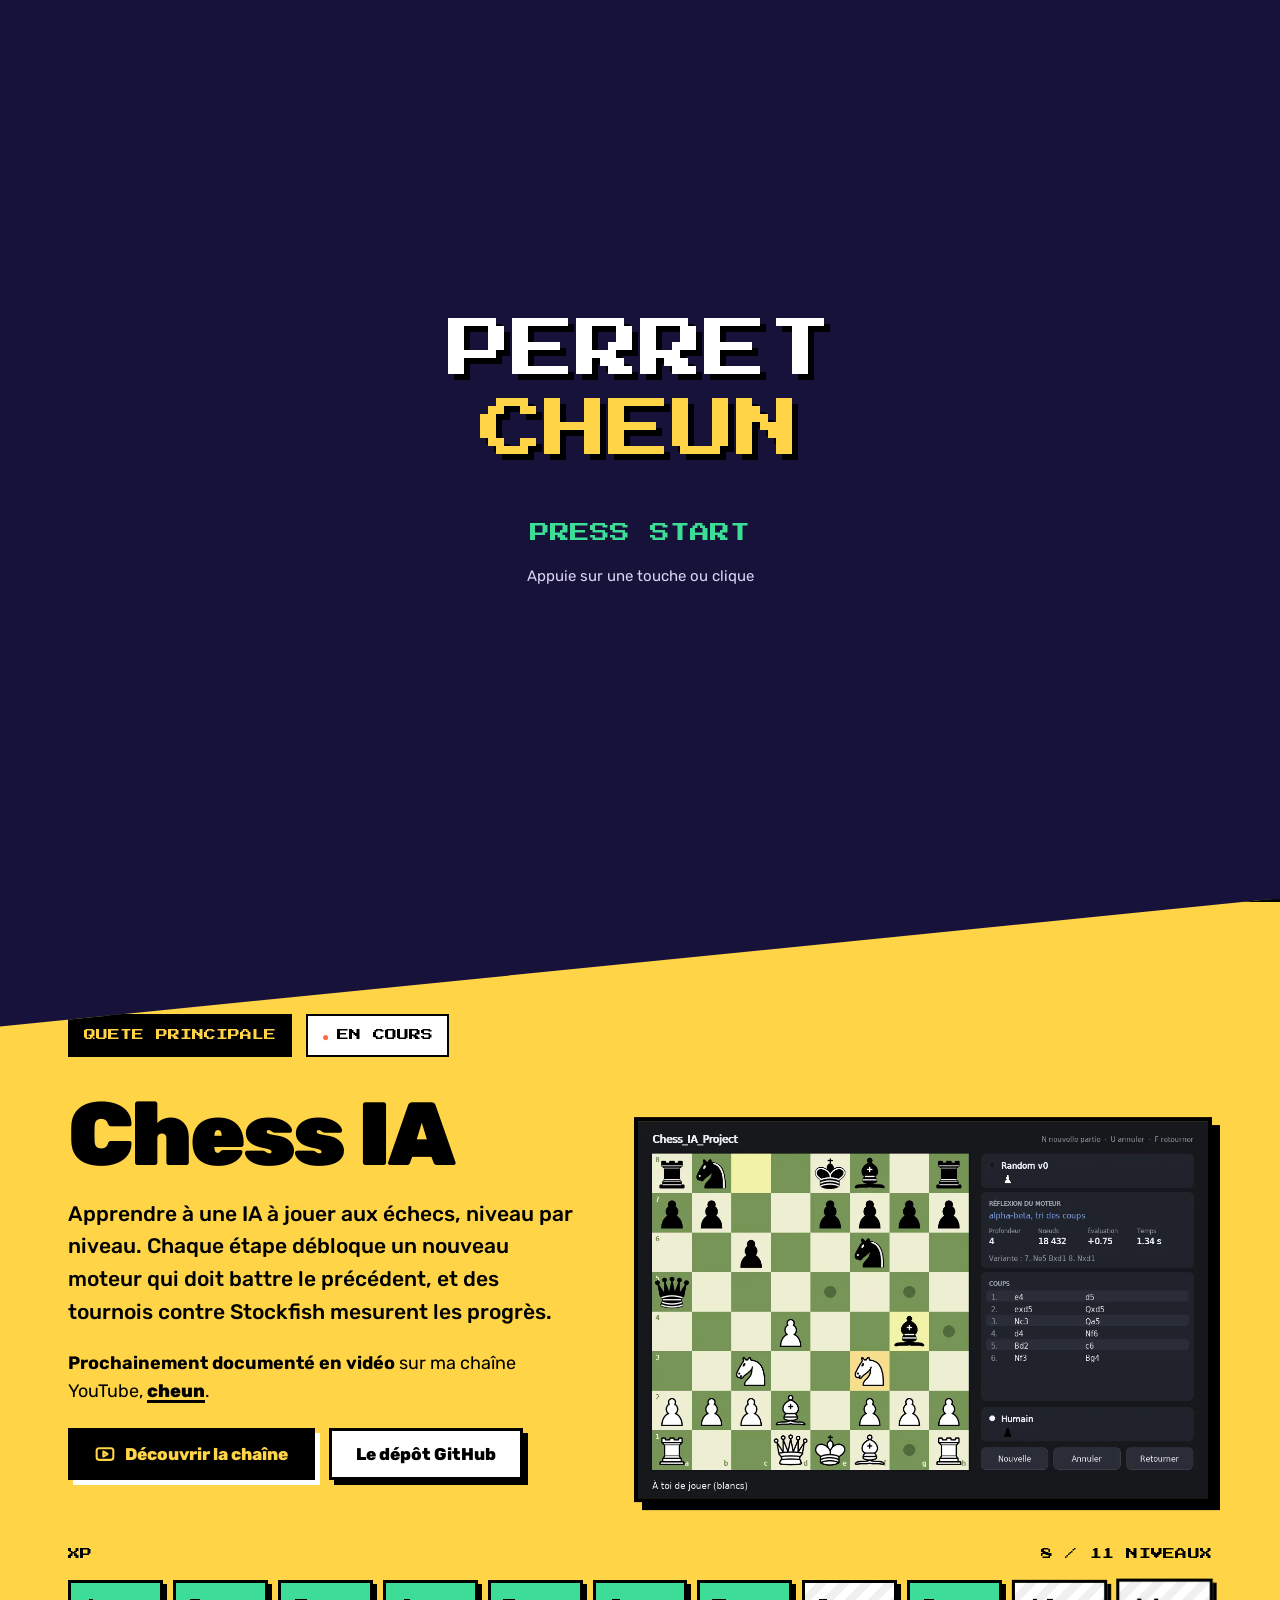
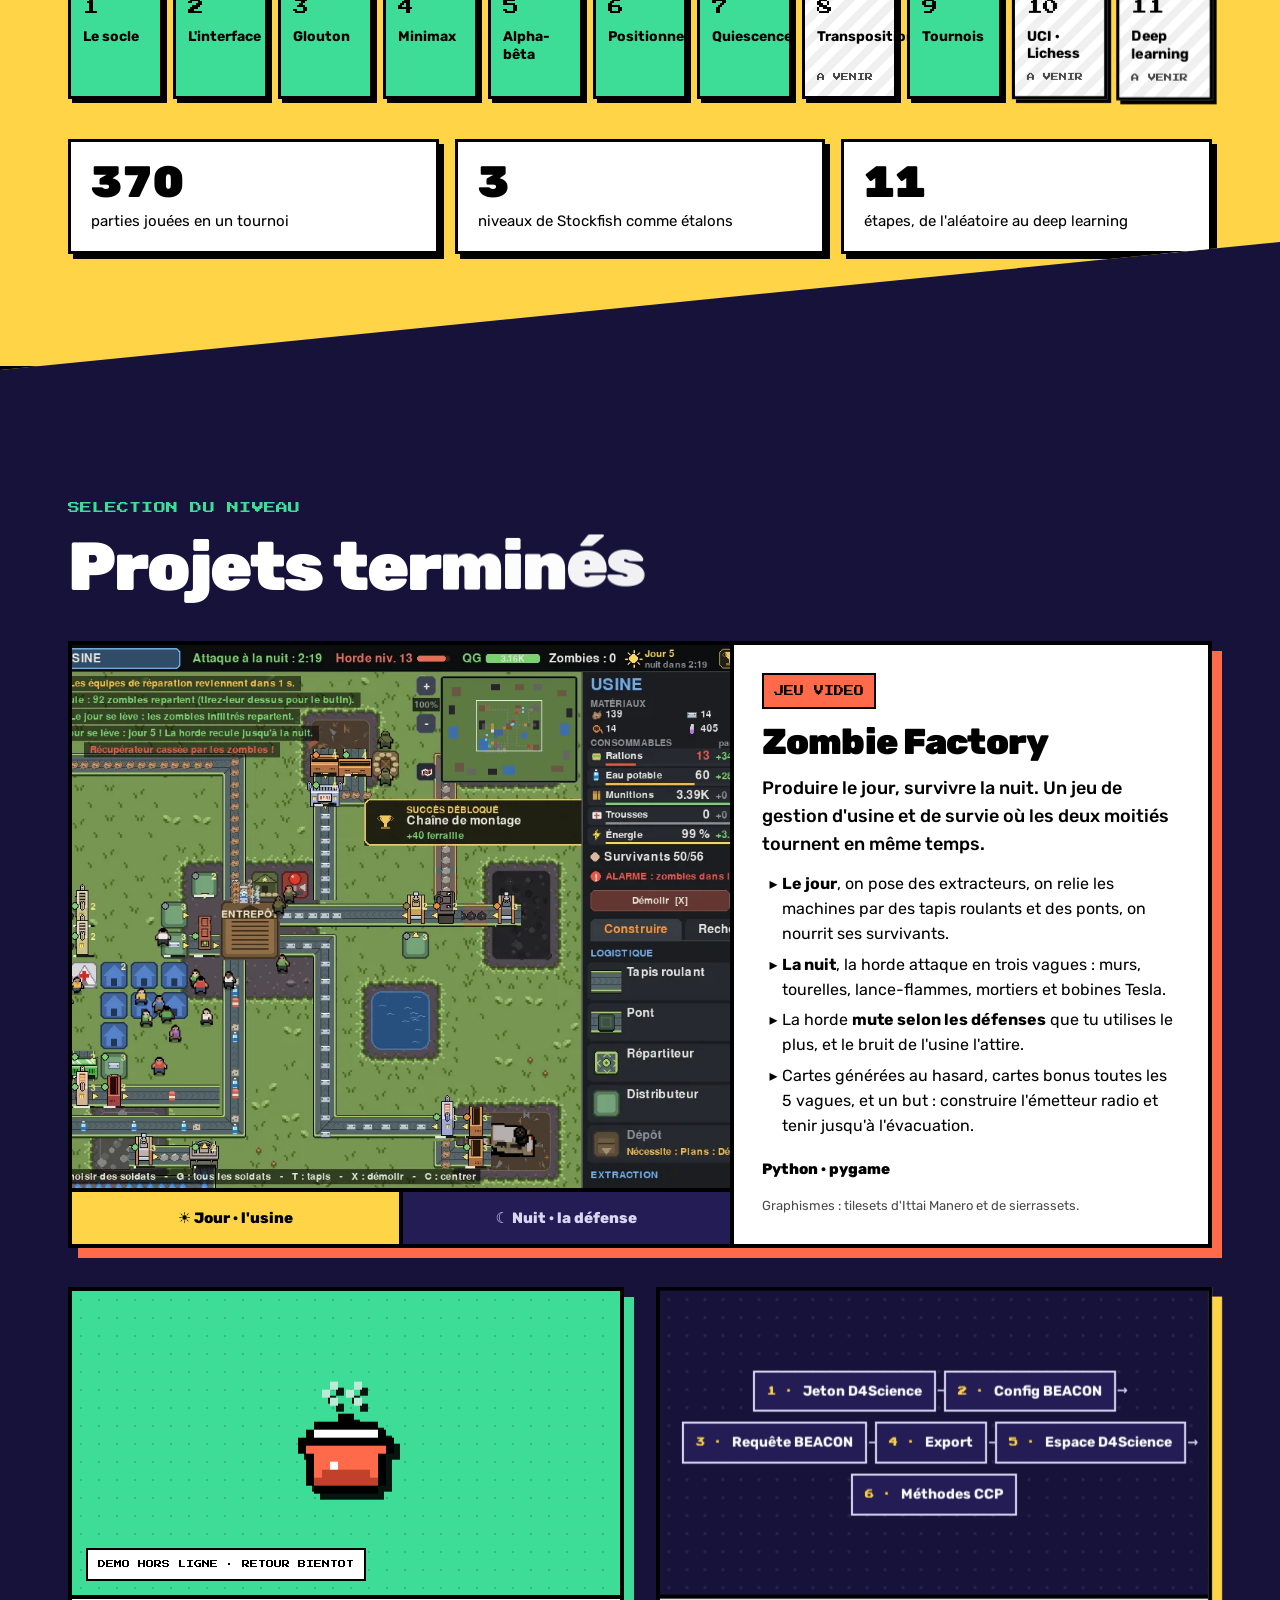
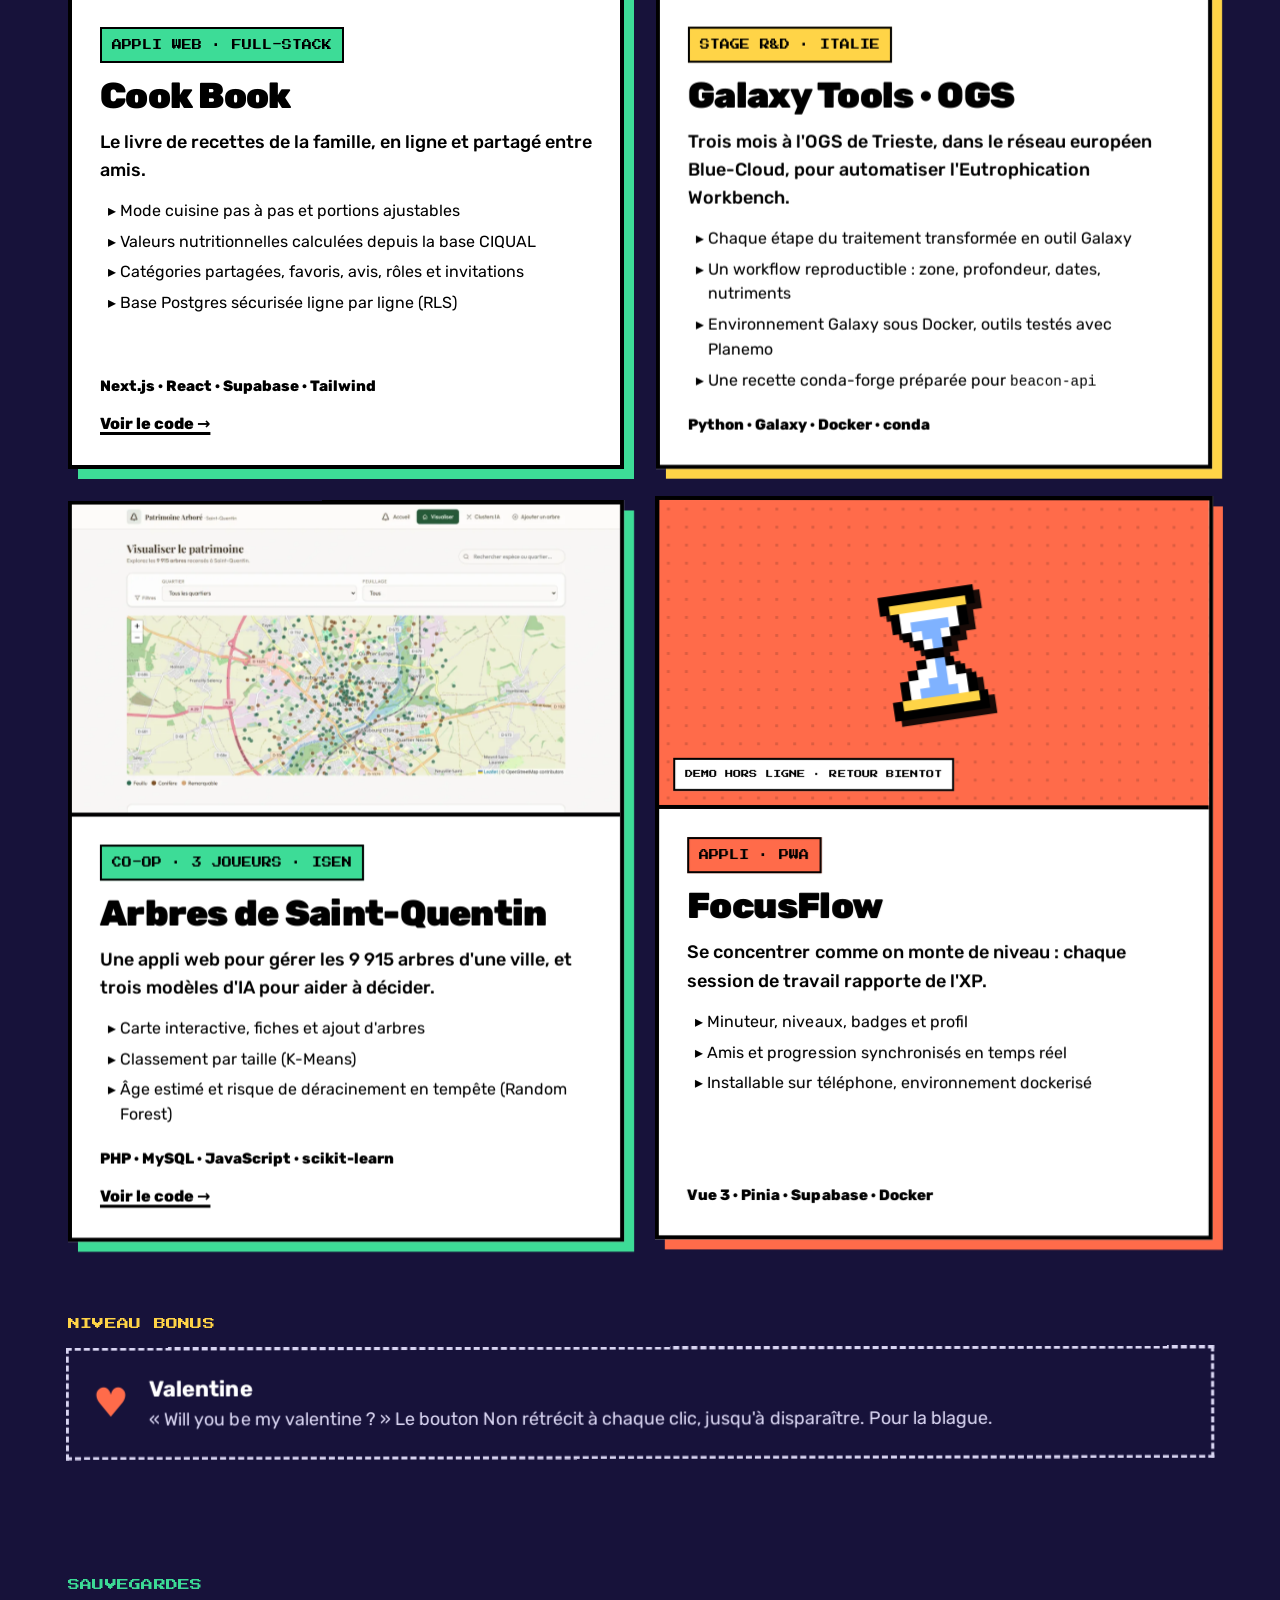
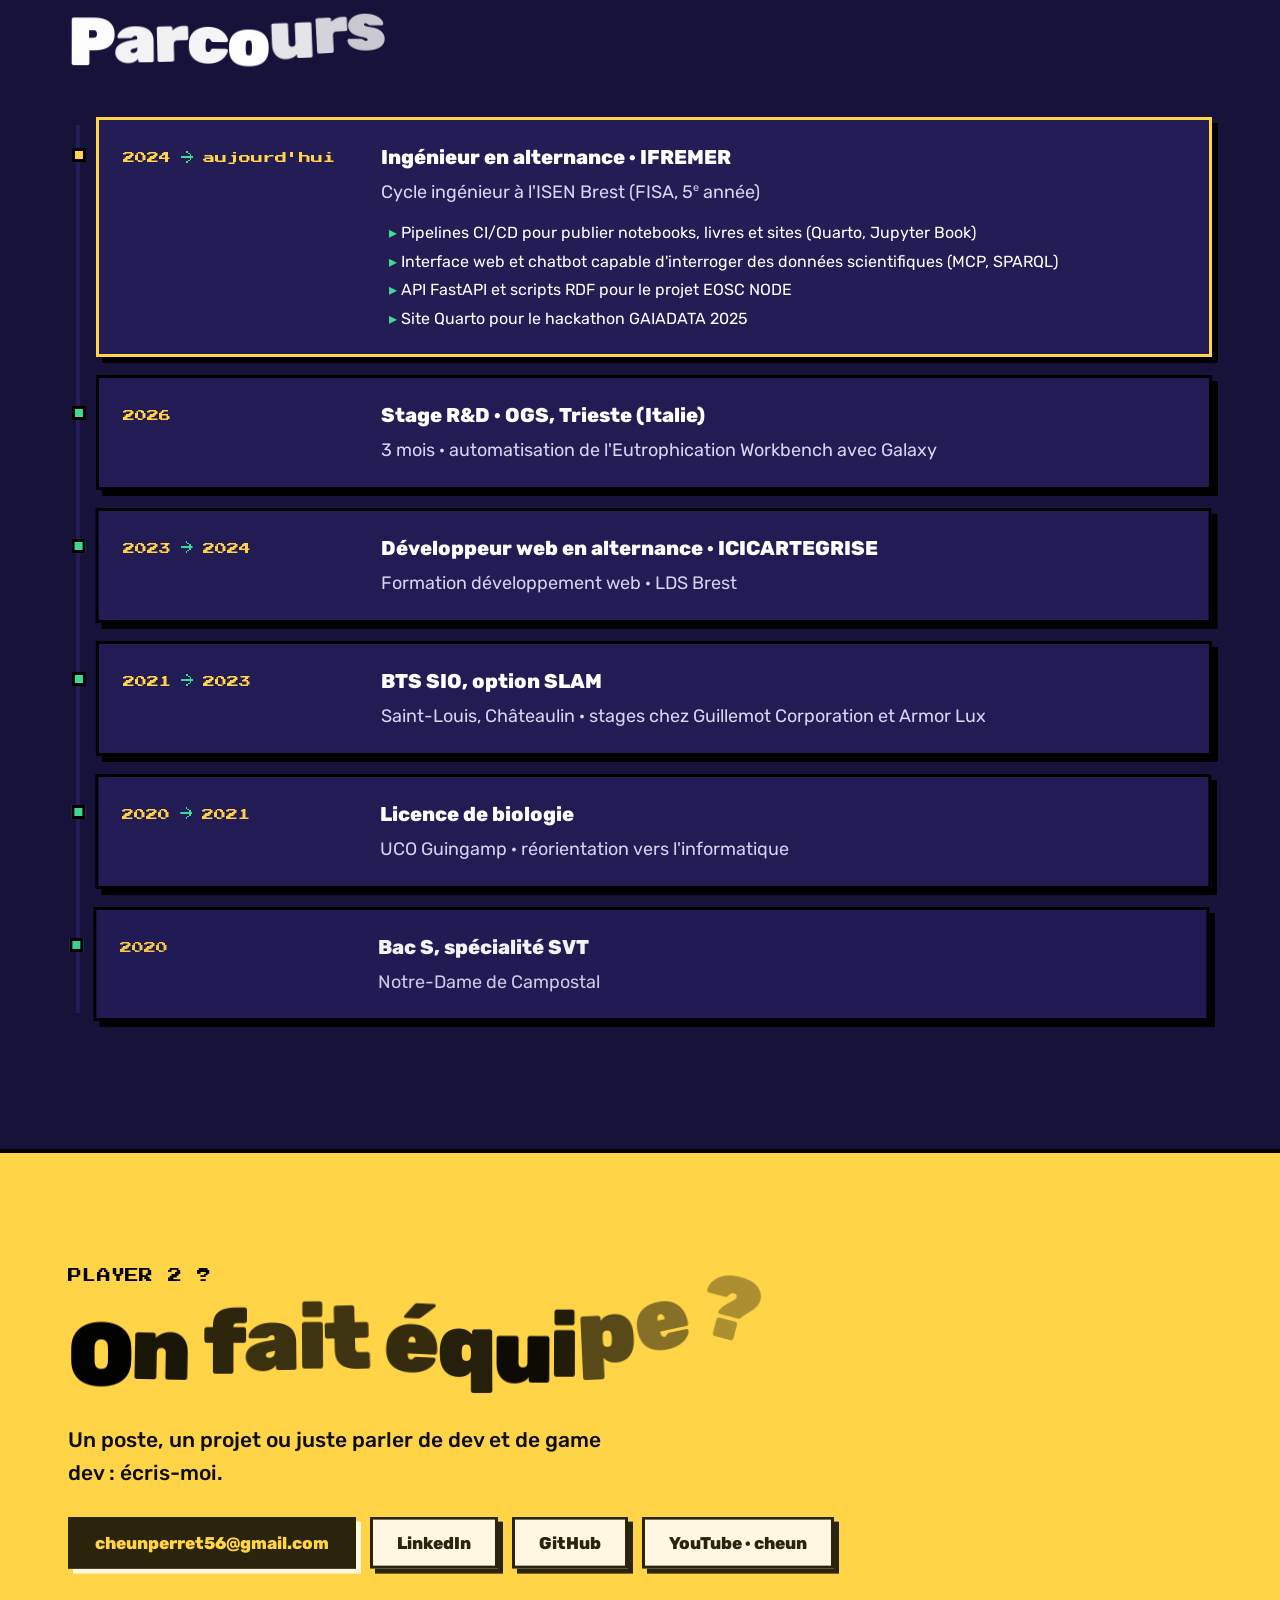
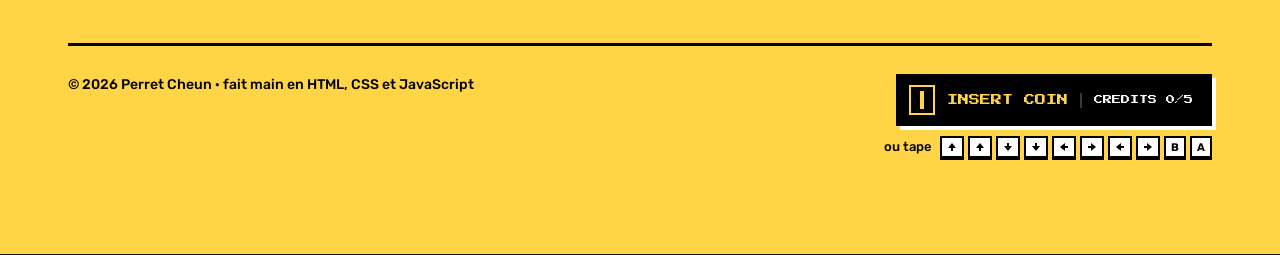
<file: index.html>
<!doctype html>
<html lang="fr">
<head>
<meta charset="utf-8">
<meta name="viewport" content="width=device-width, initial-scale=1">
<title>Perret Cheun · Développeur</title>
<meta name="description" content="Portfolio de Perret Cheun, élève ingénieur à l'ISEN Brest en alternance chez IFREMER : applis web, outils pour la recherche, IA et jeux vidéo.">
<meta name="theme-color" content="#17123A">
<meta property="og:type" content="website">
<meta property="og:title" content="Perret Cheun · Développeur">
<meta property="og:description" content="Applis web, outils pour la recherche, IA et jeux vidéo.">
<meta property="og:url" content="https://cheunperret.fr/">
<meta property="og:image" content="https://cheunperret.fr/assets/og.png">
<meta name="twitter:card" content="summary_large_image">
<link rel="canonical" href="https://cheunperret.fr/">
<link rel="icon" href="assets/favicon.svg" type="image/svg+xml">
<link rel="preload" href="assets/fonts/rubik-latin-900-normal.woff2" as="font" type="font/woff2" crossorigin>
<link rel="preload" href="assets/fonts/press-start-2p-latin-400-normal.woff2" as="font" type="font/woff2" crossorigin>
<link rel="stylesheet" href="css/style.css">
<script>
  // Marque la page avant l'affichage : les styles d'animation ne s'appliquent que si JS tourne
  // et que la personne n'a pas demandé à réduire les animations.
  document.documentElement.classList.add('js');
  if (window.matchMedia('(prefers-reduced-motion: reduce)').matches) document.documentElement.classList.add('reduce-motion');
  // Filet de sécurité : si le script principal ne démarre pas, on affiche tout.
  setTimeout(function () { if (!window.__cpReady) document.documentElement.classList.add('reduce-motion'); }, 3000);
</script>
</head>
<body>

<a class="skip" href="#contenu">Aller au contenu</a>

<!-- Écran d'accueil « PRESS START » (une fois par visite, passable) -->
<div class="intro" id="intro" aria-hidden="true">
  <div class="intro__inner">
    <p class="intro__title">PERRET<br><span>CHEUN</span></p>
    <p class="intro__press">PRESS START</p>
    <p class="intro__hint">Appuie sur une touche ou clique</p>
  </div>
</div>

<!-- Barre d'XP qui suit la lecture de la page -->
<div class="xpbar" aria-hidden="true"><div class="xpbar__fill" id="xpFill"></div></div>

<header class="nav" id="nav">
  <div class="wrap nav__inner">
    <a href="#top" class="brand"><span class="brand__mark">PC</span>Perret Cheun</a>
    <nav aria-label="Navigation principale">
      <ul class="nav__links">
        <li><a href="#chess">Quête en cours</a></li>
        <li><a href="#projets">Projets</a></li>
        <li><a href="#parcours">Parcours</a></li>
        <li><a href="#contact">Contact</a></li>
      </ul>
    </nav>
  </div>
</header>

<main id="contenu">

<!-- ============ HERO ============ -->
<section class="hero wrap" id="top">
  <div class="hero__text">
    <p class="tag tag--mint" data-anim="pop">PLAYER 1 · READY</p>
    <h1 class="hero__title" id="heroTitle">Je conçois des applis web, des outils pour la recherche <em>et des jeux.</em></h1>
    <p class="hero__lead" data-anim="up">Élève ingénieur en 5<sup>e</sup> année à l'ISEN Brest, en alternance chez IFREMER. Du full-stack à la donnée scientifique, avec un faible pour le game dev.</p>
    <div class="btns" data-anim="up">
      <a class="btn btn--accent" href="#projets">Voir les projets</a>
      <a class="btn btn--white" href="#contact">Me contacter</a>
    </div>
  </div>
  <div class="hero__stack" id="heroStack" aria-hidden="true">
    <img class="shot shot--1" src="assets/img/zombie-titre.webp" width="1280" height="720" alt="">
    <img class="shot shot--2" src="assets/img/chess-reflexion.webp" width="1124" height="744" alt="">
    <img class="shot shot--3" src="assets/img/arbres-accueil.webp" width="1280" height="720" alt="">
  </div>
</section>

<!-- ============ CHESS IA ============ -->
<section class="quest" id="chess">
  <div class="wrap">
    <div class="quest__tags" data-anim="up">
      <span class="tag tag--black">QUETE PRINCIPALE</span>
      <span class="tag tag--white"><span class="blink" aria-hidden="true">●</span> EN COURS</span>
    </div>
    <div class="quest__grid">
      <div class="quest__text">
        <h2 class="quest__title" data-anim="title">Chess IA</h2>
        <p class="quest__lead" data-anim="up">Apprendre à une IA à jouer aux échecs, niveau par niveau. Chaque étape débloque un nouveau moteur qui doit battre le précédent, et des tournois contre Stockfish mesurent les progrès.</p>
        <p class="quest__yt" data-anim="up"><strong>Prochainement documenté en vidéo</strong> sur ma chaîne YouTube, <a href="https://www.youtube.com/@Cheun-i9l">cheun</a>.</p>
        <div class="btns" data-anim="up">
          <a class="btn btn--black" href="https://www.youtube.com/@Cheun-i9l">
            <svg width="20" height="20" viewBox="0 0 24 24" fill="none" stroke="currentColor" stroke-width="2.5" stroke-linecap="round" stroke-linejoin="round" aria-hidden="true"><rect x="2" y="5" width="20" height="14" rx="3"/><path d="M10 9l5 3-5 3z"/></svg>
            Découvrir la chaîne
          </a>
          <a class="btn btn--white" href="https://github.com/Choopsy/Chess_IA_Project">Le dépôt GitHub</a>
        </div>
      </div>
      <figure class="quest__shot" data-parallax="-6">
        <img src="assets/img/chess-reflexion.webp" width="1124" height="744" loading="lazy" alt="Chess IA : l'échiquier et le panneau « Réflexion du moteur » d'alpha-bêta, à 18 432 positions explorées">
      </figure>
    </div>

    <div class="levels">
      <div class="levels__head" data-anim="up">
        <span class="px">XP</span>
        <span class="px"><span id="xpDone">0</span> / 11 NIVEAUX</span>
      </div>
      <ol class="levels__grid" id="levels">
        <li class="lvl lvl--done"><span class="lvl__n">1</span><span class="lvl__name">Le socle</span></li>
        <li class="lvl lvl--done"><span class="lvl__n">2</span><span class="lvl__name">L'interface</span></li>
        <li class="lvl lvl--done"><span class="lvl__n">3</span><span class="lvl__name">Glouton</span></li>
        <li class="lvl lvl--done"><span class="lvl__n">4</span><span class="lvl__name">Minimax</span></li>
        <li class="lvl lvl--done"><span class="lvl__n">5</span><span class="lvl__name">Alpha-bêta</span></li>
        <li class="lvl lvl--done"><span class="lvl__n">6</span><span class="lvl__name">Positionnel</span></li>
        <li class="lvl lvl--done"><span class="lvl__n">7</span><span class="lvl__name">Quiescence</span></li>
        <li class="lvl lvl--locked"><span class="lvl__n">8</span><span class="lvl__name">Transposition</span><span class="lvl__soon">A VENIR</span></li>
        <li class="lvl lvl--done"><span class="lvl__n">9</span><span class="lvl__name">Tournois</span></li>
        <li class="lvl lvl--locked"><span class="lvl__n">10</span><span class="lvl__name">UCI · Lichess</span><span class="lvl__soon">A VENIR</span></li>
        <li class="lvl lvl--locked"><span class="lvl__n">11</span><span class="lvl__name">Deep learning</span><span class="lvl__soon">A VENIR</span></li>
      </ol>
    </div>

    <div class="stats">
      <div class="stat" data-anim="pop"><span class="stat__n" data-count="379">379</span><span class="stat__l">parties jouées en un tournoi</span></div>
      <div class="stat" data-anim="pop"><span class="stat__n" data-count="3">3</span><span class="stat__l">niveaux de Stockfish comme étalons</span></div>
      <div class="stat" data-anim="pop"><span class="stat__n" data-count="11">11</span><span class="stat__l">étapes, de l'aléatoire au deep learning</span></div>
    </div>
  </div>
</section>

<!-- ============ PROJETS ============ -->
<section class="projects wrap" id="projets">
  <header class="section-head">
    <p class="px px--mint" data-anim="up">SELECTION DU NIVEAU</p>
    <h2 class="section-title" data-anim="title">Projets terminés</h2>
  </header>

  <!-- Zombie Factory -->
  <article class="card card--wide card--coral" data-anim="card">
    <div class="zf" id="zf">
      <div class="zf__screens">
        <img class="zf__img is-on" data-mode="jour" src="assets/img/zombie-jour-usine.webp" width="1280" height="720" loading="lazy" alt="Zombie Factory, le jour : l'usine, ses tapis roulants et son entrepôt">
        <img class="zf__img" data-mode="nuit" src="assets/img/zombie-nuit-defense.webp" width="1280" height="720" loading="lazy" alt="Zombie Factory, la nuit : la horde attaque les défenses du QG">
      </div>
      <div class="zf__switch" role="group" aria-label="Voir le jeu de jour ou de nuit">
        <button type="button" class="zf__btn is-on" data-mode="jour" aria-pressed="true">☀ Jour · l'usine</button>
        <button type="button" class="zf__btn" data-mode="nuit" aria-pressed="false">☾ Nuit · la défense</button>
      </div>
    </div>
    <div class="card__body">
      <span class="tag tag--coral">JEU VIDEO</span>
      <h3 class="card__title">Zombie Factory</h3>
      <p class="card__pitch">Produire le jour, survivre la nuit. Un jeu de gestion d'usine et de survie où les deux moitiés tournent en même temps.</p>
      <ul class="card__list">
        <li><strong>Le jour</strong>, on pose des extracteurs, on relie les machines par des tapis roulants et des ponts, on nourrit ses survivants.</li>
        <li><strong>La nuit</strong>, la horde attaque en trois vagues : murs, tourelles, lance-flammes, mortiers et bobines Tesla.</li>
        <li>La horde <strong>mute selon les défenses</strong> que tu utilises le plus, et le bruit de l'usine l'attire.</li>
        <li>Cartes générées au hasard, cartes bonus toutes les 5 vagues, et un but : construire l'émetteur radio et tenir jusqu'à l'évacuation.</li>
      </ul>
      <p class="card__stack">Python · pygame</p>
      <p class="card__credit">Graphismes : tilesets d'Ittai Manero et de sierrassets.</p>
    </div>
  </article>

  <div class="grid">

    <!-- Cook Book -->
    <article class="card card--mint" data-anim="card">
      <div class="illus illus--mint">
        <img class="illus__px" src="assets/pixel/marmite.svg" width="48" height="56" alt="">
        <span class="tag tag--white tag--sm">DEMO HORS LIGNE · RETOUR BIENTOT</span>
      </div>
      <div class="card__body">
        <span class="tag tag--mint">APPLI WEB · FULL-STACK</span>
        <h3 class="card__title">Cook Book</h3>
        <p class="card__pitch">Le livre de recettes de la famille, en ligne et partagé entre amis.</p>
        <ul class="card__list">
          <li>Mode cuisine pas à pas et portions ajustables</li>
          <li>Valeurs nutritionnelles calculées depuis la base CIQUAL</li>
          <li>Catégories partagées, favoris, avis, rôles et invitations</li>
          <li>Base Postgres sécurisée ligne par ligne (RLS)</li>
        </ul>
        <p class="card__stack">Next.js · React · Supabase · Tailwind</p>
        <a class="card__link" href="https://github.com/Choopsy/cook_book">Voir le code →</a>
      </div>
    </article>

    <!-- Galaxy OGS -->
    <article class="card card--yellow" data-anim="card">
      <div class="illus illus--navy">
        <ol class="flow" id="flow" aria-label="Le workflow automatisé dans Galaxy">
          <li>Jeton D4Science</li>
          <li>Config BEACON</li>
          <li>Requête BEACON</li>
          <li>Export</li>
          <li>Espace D4Science</li>
          <li>Méthodes CCP</li>
        </ol>
      </div>
      <div class="card__body">
        <span class="tag tag--yellow">STAGE R&amp;D · ITALIE</span>
        <h3 class="card__title">Galaxy Tools · OGS</h3>
        <p class="card__pitch">Trois mois à l'OGS de Trieste, dans le réseau européen Blue-Cloud, pour automatiser l'Eutrophication Workbench.</p>
        <ul class="card__list">
          <li>Chaque étape du traitement transformée en outil Galaxy</li>
          <li>Un workflow reproductible : zone, profondeur, dates, nutriments</li>
          <li>Environnement Galaxy sous Docker, outils testés avec Planemo</li>
          <li>Une recette conda-forge préparée pour <code>beacon-api</code></li>
        </ul>
        <p class="card__stack">Python · Galaxy · Docker · conda</p>
      </div>
    </article>

    <!-- Arbres -->
    <article class="card card--mint" data-anim="card">
      <div class="card__media">
        <img src="assets/img/arbres-carte.webp" width="1280" height="720" loading="lazy" alt="Patrimoine Arboré : la carte des arbres de Saint-Quentin, avec ses filtres">
      </div>
      <div class="card__body">
        <span class="tag tag--mint">CO-OP · 3 JOUEURS · ISEN</span>
        <h3 class="card__title">Arbres de Saint-Quentin</h3>
        <p class="card__pitch">Une appli web pour gérer les 9 915 arbres d'une ville, et trois modèles d'IA pour aider à décider.</p>
        <ul class="card__list">
          <li>Carte interactive, fiches et ajout d'arbres</li>
          <li>Classement par taille (K-Means)</li>
          <li>Âge estimé et risque de déracinement en tempête (Random Forest)</li>
        </ul>
        <p class="card__stack">PHP · MySQL · JavaScript · scikit-learn</p>
        <a class="card__link" href="https://github.com/Choopsy/Projet---Partie-Web">Voir le code →</a>
      </div>
    </article>

    <!-- FocusFlow -->
    <article class="card card--coral" data-anim="card">
      <div class="illus illus--coral">
        <img class="illus__px illus__px--spin" src="assets/pixel/sablier.svg" width="40" height="52" alt="">
        <span class="tag tag--white tag--sm">DEMO HORS LIGNE · RETOUR BIENTOT</span>
      </div>
      <div class="card__body">
        <span class="tag tag--coral">APPLI · PWA</span>
        <h3 class="card__title">FocusFlow</h3>
        <p class="card__pitch">Se concentrer comme on monte de niveau : chaque session de travail rapporte de l'XP.</p>
        <ul class="card__list">
          <li>Minuteur, niveaux, badges et profil</li>
          <li>Amis et progression synchronisés en temps réel</li>
          <li>Installable sur téléphone, environnement dockerisé</li>
        </ul>
        <p class="card__stack">Vue 3 · Pinia · Supabase · Docker</p>
      </div>
    </article>

  </div>

  <!-- Bonus -->
  <div class="bonus">
    <p class="px px--yellow" data-anim="up">NIVEAU BONUS</p>
    <a class="bonus__card" href="https://github.com/Choopsy/Valentine" data-anim="card">
      <span class="bonus__heart" aria-hidden="true">♥</span>
      <span>
        <strong>Valentine</strong>
        <span class="bonus__txt">« Will you be my valentine ? » Le bouton Non rétrécit à chaque clic, jusqu'à disparaître. Pour la blague.</span>
      </span>
    </a>
  </div>
</section>

<!-- ============ PARCOURS ============ -->
<section class="journey wrap" id="parcours">
  <header class="section-head">
    <p class="px px--mint" data-anim="up">SAUVEGARDES</p>
    <h2 class="section-title" data-anim="title">Parcours</h2>
  </header>
  <ol class="saves" id="saves">
    <li class="save save--current" data-anim="save">
      <span class="save__year">2024<svg class="save__arrow" viewBox="0 0 7 7" width="12" height="12" role="img" aria-label="à" shape-rendering="crispEdges"><path fill="currentColor" d="M3 0h1v1H3zM4 1h1v1H4zM5 2h1v1H5zM0 3h7v1H0zM5 4h1v1H5zM4 5h1v1H4zM3 6h1v1H3z"/></svg>aujourd'hui</span>
      <div class="save__body">
        <h3>Ingénieur en alternance · IFREMER</h3>
        <p class="save__where">Cycle ingénieur à l'ISEN Brest (FISA, 5<sup>e</sup> année)</p>
        <ul>
          <li>Pipelines CI/CD pour publier notebooks, livres et sites (Quarto, Jupyter Book)</li>
          <li>Interface web et chatbot capable d'interroger des données scientifiques (MCP, SPARQL)</li>
          <li>API FastAPI et scripts RDF pour le projet EOSC NODE</li>
          <li>Site Quarto pour le hackathon GAIADATA 2025</li>
        </ul>
      </div>
    </li>
    <li class="save" data-anim="save">
      <span class="save__year">2026</span>
      <div class="save__body">
        <h3>Stage R&amp;D · OGS, Trieste (Italie)</h3>
        <p class="save__where">3 mois · automatisation de l'Eutrophication Workbench avec Galaxy</p>
      </div>
    </li>
    <li class="save" data-anim="save">
      <span class="save__year">2023<svg class="save__arrow" viewBox="0 0 7 7" width="12" height="12" role="img" aria-label="à" shape-rendering="crispEdges"><path fill="currentColor" d="M3 0h1v1H3zM4 1h1v1H4zM5 2h1v1H5zM0 3h7v1H0zM5 4h1v1H5zM4 5h1v1H4zM3 6h1v1H3z"/></svg>2024</span>
      <div class="save__body">
        <h3>Développeur web en alternance · ICICARTEGRISE</h3>
        <p class="save__where">Formation développement web · LDS Brest</p>
      </div>
    </li>
    <li class="save" data-anim="save">
      <span class="save__year">2021<svg class="save__arrow" viewBox="0 0 7 7" width="12" height="12" role="img" aria-label="à" shape-rendering="crispEdges"><path fill="currentColor" d="M3 0h1v1H3zM4 1h1v1H4zM5 2h1v1H5zM0 3h7v1H0zM5 4h1v1H5zM4 5h1v1H4zM3 6h1v1H3z"/></svg>2023</span>
      <div class="save__body">
        <h3>BTS SIO, option SLAM</h3>
        <p class="save__where">Saint-Louis, Châteaulin · stages chez Guillemot Corporation et Armor Lux</p>
      </div>
    </li>
    <li class="save" data-anim="save">
      <span class="save__year">2020<svg class="save__arrow" viewBox="0 0 7 7" width="12" height="12" role="img" aria-label="à" shape-rendering="crispEdges"><path fill="currentColor" d="M3 0h1v1H3zM4 1h1v1H4zM5 2h1v1H5zM0 3h7v1H0zM5 4h1v1H5zM4 5h1v1H4zM3 6h1v1H3z"/></svg>2021</span>
      <div class="save__body">
        <h3>Licence de biologie</h3>
        <p class="save__where">UCO Guingamp · réorientation vers l'informatique</p>
      </div>
    </li>
    <li class="save" data-anim="save">
      <span class="save__year">2020</span>
      <div class="save__body">
        <h3>Bac S, spécialité SVT</h3>
        <p class="save__where">Notre-Dame de Campostal</p>
      </div>
    </li>
  </ol>
</section>

</main>

<!-- ============ CONTACT ============ -->
<footer class="contact" id="contact">
  <div class="wrap">
    <p class="px" data-anim="up">PLAYER 2 ?</p>
    <h2 class="contact__title" data-anim="title">On fait équipe ?</h2>
    <p class="contact__lead" data-anim="up">Un poste, un projet ou juste parler de dev et de game dev : écris-moi.</p>
    <div class="btns" data-anim="up">
      <a class="btn btn--black" href="mailto:cheunperret56@gmail.com">cheunperret56@gmail.com</a>
      <a class="btn btn--white" href="https://www.linkedin.com/in/cheun-perret-4bb8861b9/">LinkedIn</a>
      <a class="btn btn--white" href="https://github.com/Choopsy">GitHub</a>
      <a class="btn btn--white" href="https://www.youtube.com/@Cheun-i9l">YouTube · cheun</a>
    </div>
    <div class="contact__foot">
      <p>© 2026 Perret Cheun · fait main en HTML, CSS et JavaScript</p>
      <div class="coin">
        <button type="button" class="coin__btn" id="coinBtn" aria-describedby="coinHelp">
          <span class="coin__slot" aria-hidden="true"><span class="coin__piece" id="coinPiece"></span></span>
          <span class="coin__label">INSERT COIN</span>
          <span class="coin__credits" id="coinCredits">CREDITS 0/5</span>
        </button>
        <p class="coin__help" id="coinHelp"><span>ou tape</span> <span class="keys"><kbd class="key" aria-label="haut"><svg class="key__arrow key__arrow--u" viewBox="0 0 10 10" width="10" height="10" aria-hidden="true"><path d="M5 1 9 6H6v3H4V6H1z" fill="currentColor"/></svg></kbd><kbd class="key" aria-label="haut"><svg class="key__arrow key__arrow--u" viewBox="0 0 10 10" width="10" height="10" aria-hidden="true"><path d="M5 1 9 6H6v3H4V6H1z" fill="currentColor"/></svg></kbd><kbd class="key" aria-label="bas"><svg class="key__arrow key__arrow--d" viewBox="0 0 10 10" width="10" height="10" aria-hidden="true"><path d="M5 1 9 6H6v3H4V6H1z" fill="currentColor"/></svg></kbd><kbd class="key" aria-label="bas"><svg class="key__arrow key__arrow--d" viewBox="0 0 10 10" width="10" height="10" aria-hidden="true"><path d="M5 1 9 6H6v3H4V6H1z" fill="currentColor"/></svg></kbd><kbd class="key" aria-label="gauche"><svg class="key__arrow key__arrow--l" viewBox="0 0 10 10" width="10" height="10" aria-hidden="true"><path d="M5 1 9 6H6v3H4V6H1z" fill="currentColor"/></svg></kbd><kbd class="key" aria-label="droite"><svg class="key__arrow key__arrow--r" viewBox="0 0 10 10" width="10" height="10" aria-hidden="true"><path d="M5 1 9 6H6v3H4V6H1z" fill="currentColor"/></svg></kbd><kbd class="key" aria-label="gauche"><svg class="key__arrow key__arrow--l" viewBox="0 0 10 10" width="10" height="10" aria-hidden="true"><path d="M5 1 9 6H6v3H4V6H1z" fill="currentColor"/></svg></kbd><kbd class="key" aria-label="droite"><svg class="key__arrow key__arrow--r" viewBox="0 0 10 10" width="10" height="10" aria-hidden="true"><path d="M5 1 9 6H6v3H4V6H1z" fill="currentColor"/></svg></kbd><kbd class="key">B</kbd><kbd class="key">A</kbd></span></p>
      </div>
    </div>
  </div>
</footer>

<!-- Petit zombie qui marche en bas de l'écran pendant le défilement -->
<div class="walker" id="walker" aria-hidden="true">
  <img class="walker__f walker__f--a" src="assets/pixel/zombie-a.svg" width="48" height="64" alt="">
  <img class="walker__f walker__f--b" src="assets/pixel/zombie-b.svg" width="48" height="64" alt="">
</div>

<!-- Easter egg : mode nuit (code Konami) -->
<div class="night" id="night">
  <div class="night__msg">
    <p class="px" id="nightTitle">LA NUIT TOMBE · LA HORDE ARRIVE</p>
    <p class="night__sub">Clique sur les zombies pour défendre le portfolio · <span class="px" id="nightScore">0 / 9</span></p>
    <button type="button" class="btn btn--white night__close" id="nightClose">Revenir au jour (Échap)</button>
  </div>
  <div class="night__horde" id="horde" aria-hidden="true"></div>
</div>
<p class="sr" id="nightLive" aria-live="polite"></p>

<script src="vendor/gsap.min.js"></script>
<script src="vendor/ScrollTrigger.min.js"></script>
<script src="vendor/lenis.min.js"></script>
<script src="js/main.js"></script>
</body>
</html>
</file>
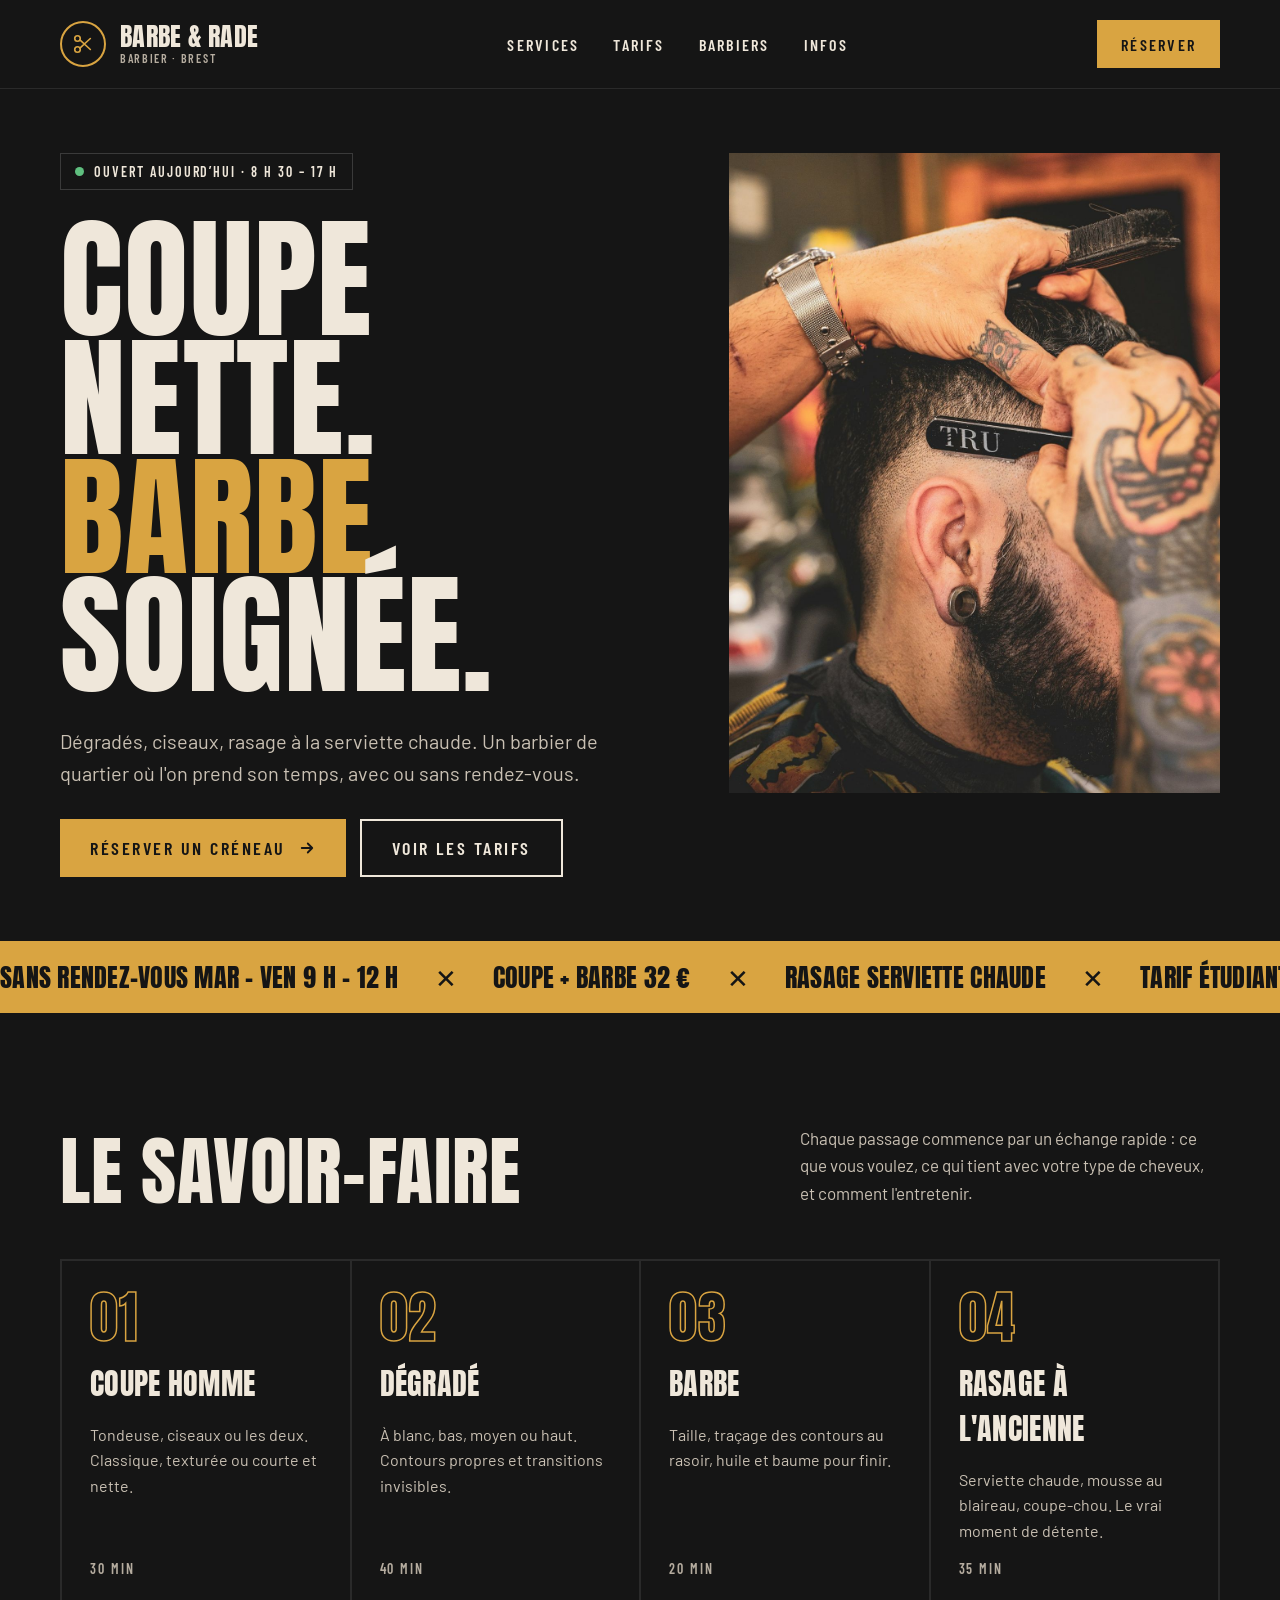
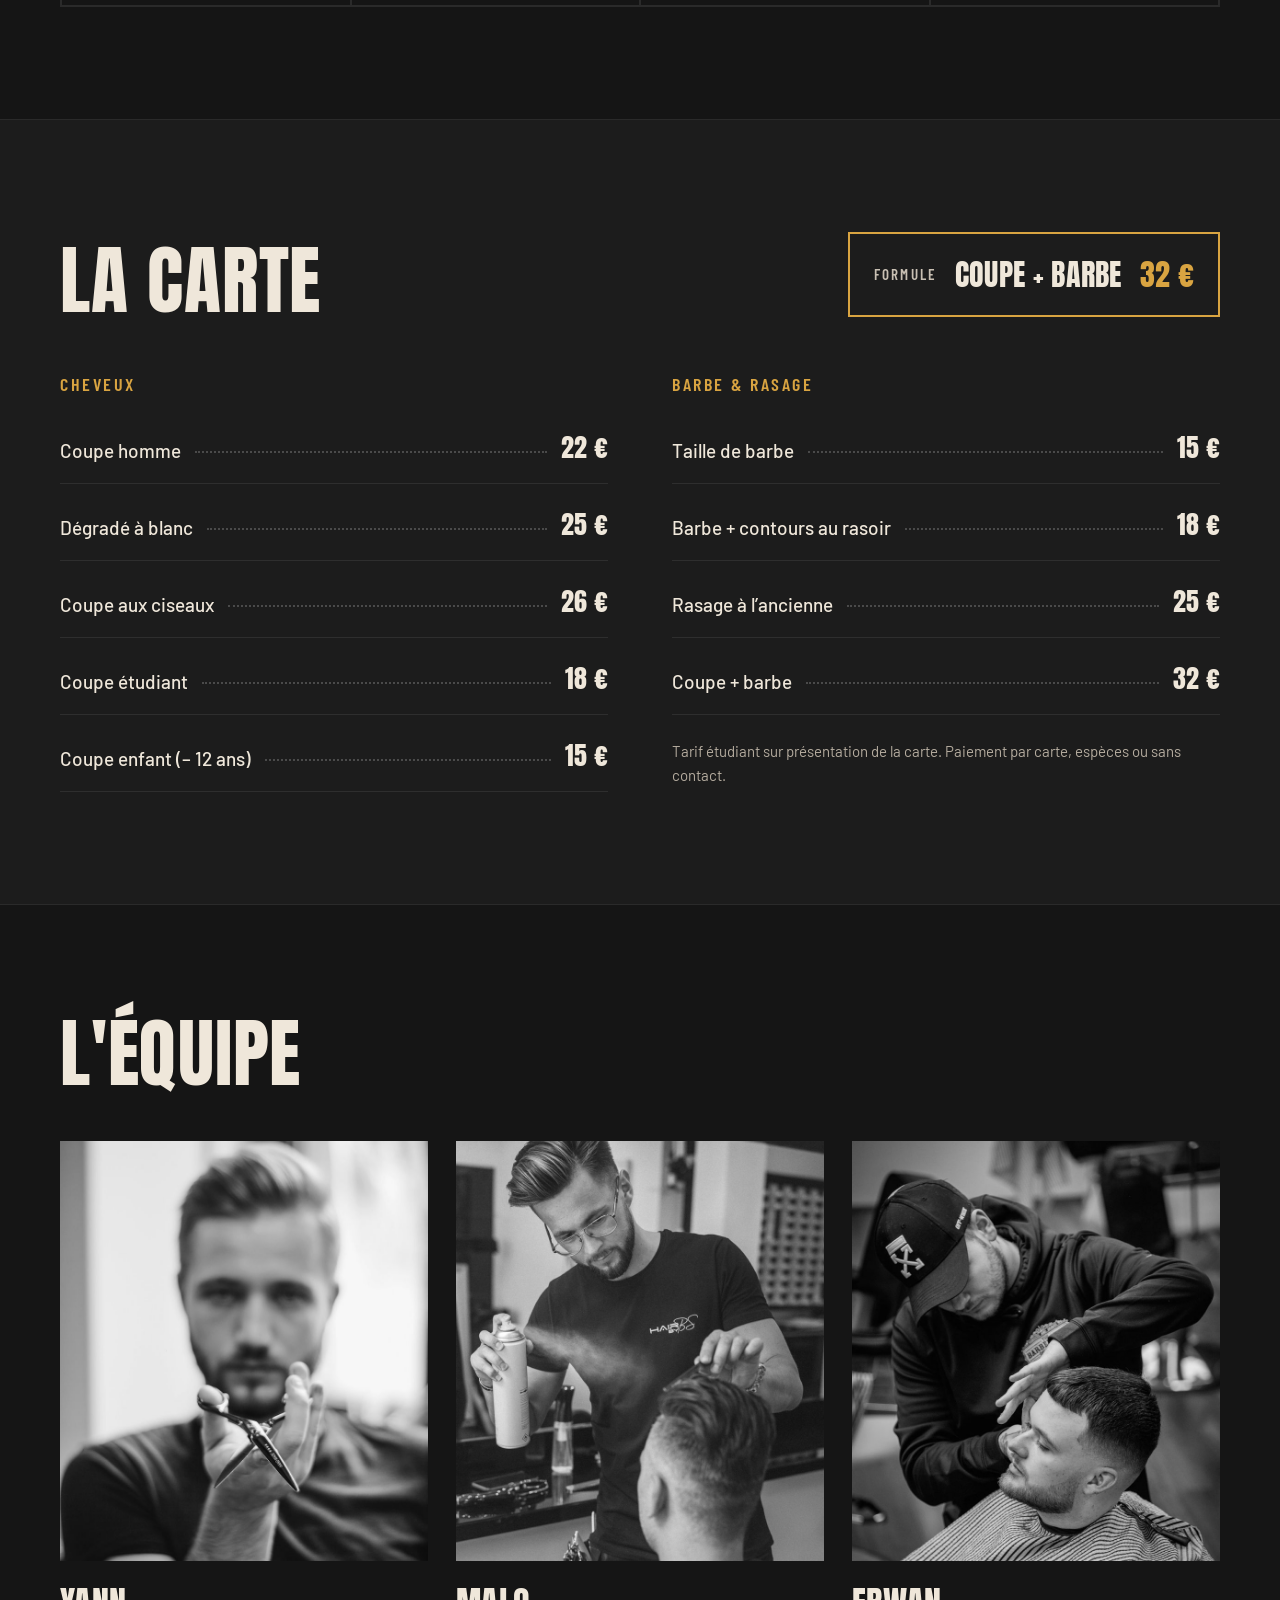
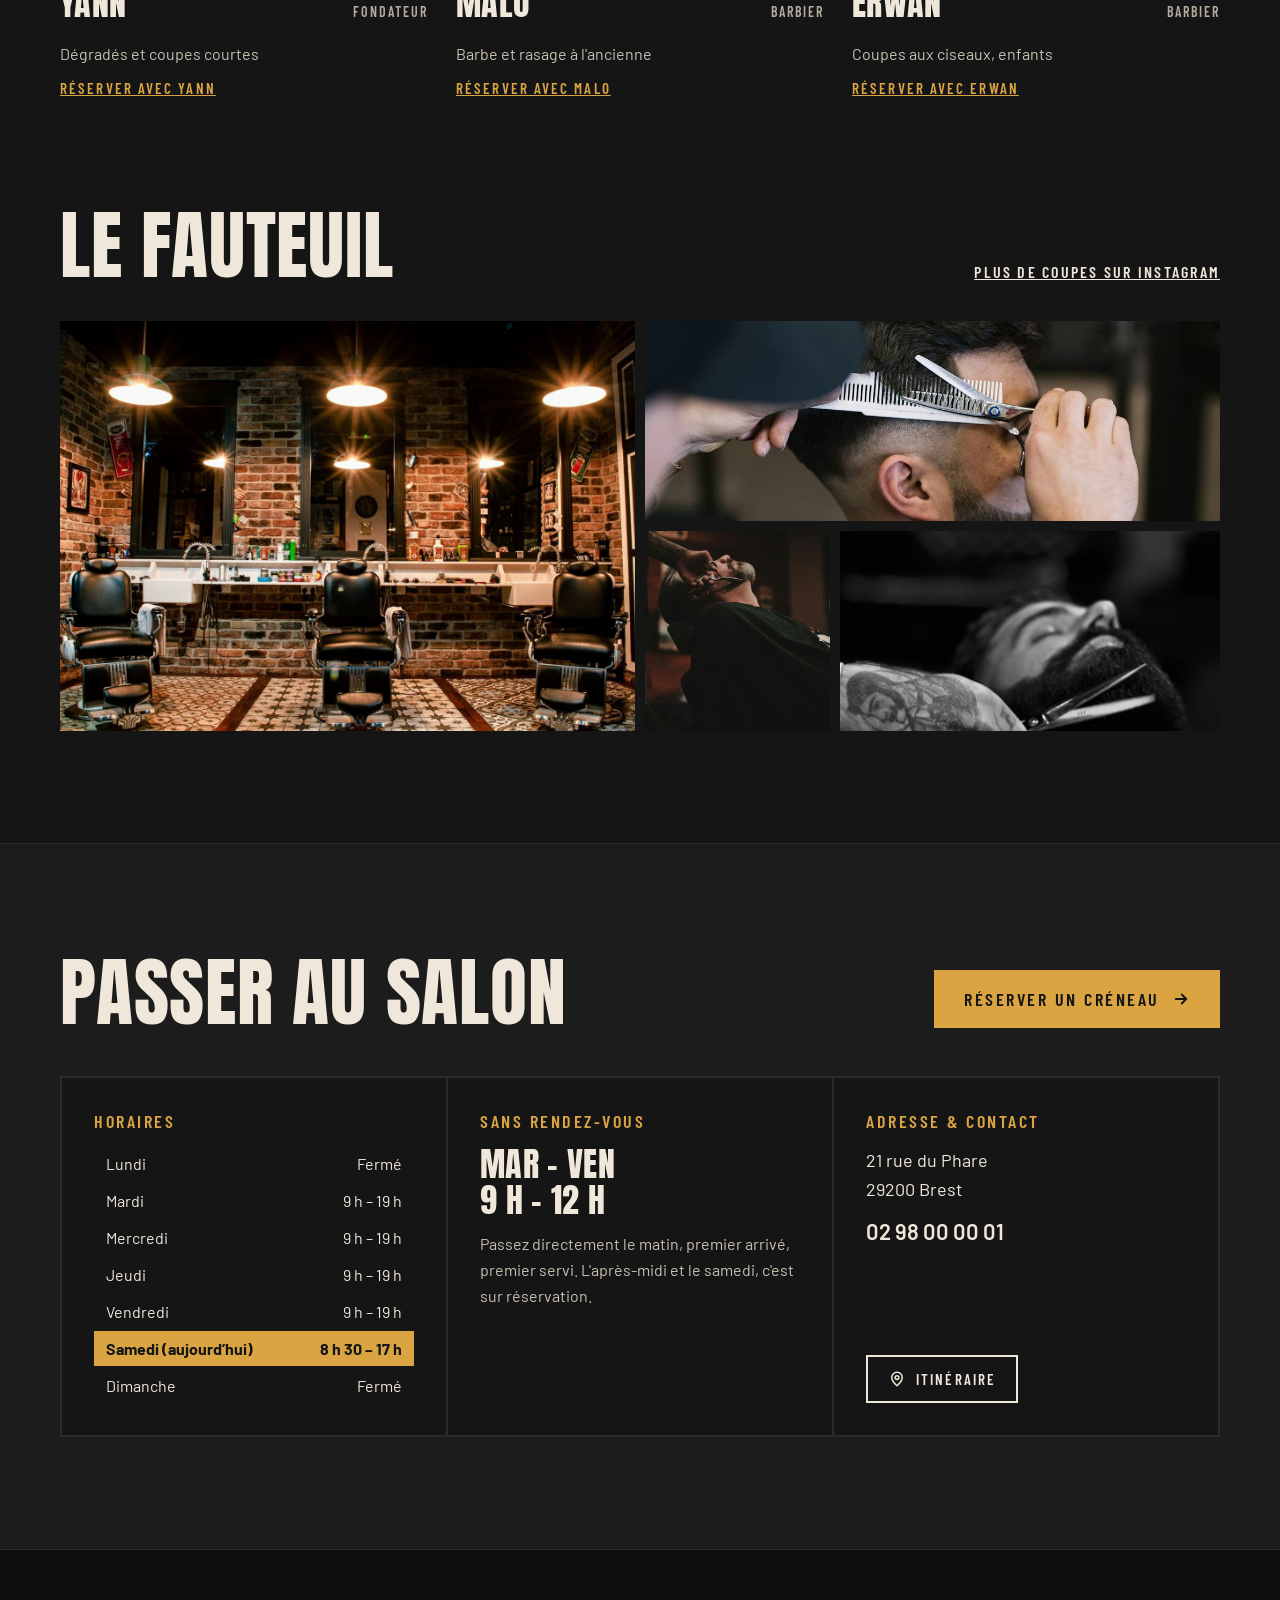
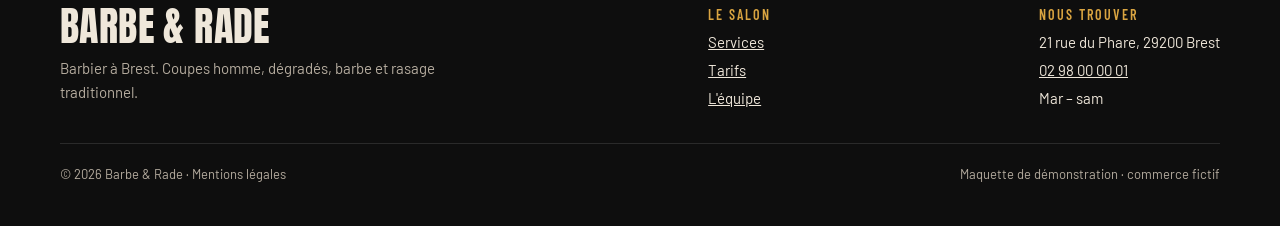
<file: maquettes/barbe-et-rade/index.html>
<!doctype html>
<html lang="fr">
<head>
<meta charset="utf-8">
<meta name="viewport" content="width=device-width, initial-scale=1">
<meta name="robots" content="noindex">
<title>Barbe & Rade · Barbier à Brest (maquette)</title>
<meta name="description" content="Maquette de démonstration : site d'un barbier fictif à Brest.">
<link rel="preconnect" href="https://fonts.googleapis.com">
<link rel="stylesheet" href="https://fonts.googleapis.com/css2?family=Anton&amp;family=Barlow:wght@400;500;600;700&amp;family=Barlow+Condensed:wght@500;600&amp;display=swap">
<style>
:root{--accent:#D9A441}
html{scroll-behavior:smooth}
@media (prefers-reduced-motion: reduce){html{scroll-behavior:auto}}
body{margin:0;background:#0E0E0E}
*{box-sizing:border-box}
a{color:#EFE7DA}a:hover{color:#FFFFFF}
.wrap{max-width:1240px;margin:0 auto;padding:0 40px}
.disp{font-family:'Anton',Impact,sans-serif;font-weight:400;text-transform:uppercase;letter-spacing:0.01em}
.cond{font-family:'Barlow Condensed',sans-serif;font-weight:600;text-transform:uppercase;letter-spacing:0.14em}
.ph{display:flex;align-items:flex-end;justify-content:flex-start;padding:16px;background:repeating-linear-gradient(135deg,#242424 0 14px,#1D1D1D 14px 28px);color:#B5AC9F;font-size:13px}
.ph span{background:rgba(0,0,0,.6);padding:6px 10px;border:1px solid #3A3A3A}
.nav a{text-decoration:none}
.nav a:hover{color:#FFFFFF;text-decoration:underline;text-underline-offset:6px}
.btn{transition:transform .15s ease,filter .15s ease}
.btn:hover{transform:translateY(-2px);filter:brightness(1.08)}
.hero{display:grid;grid-template-columns:1.25fr 1fr;gap:56px;align-items:stretch}
.h1{font-size:132px;line-height:0.9}
.h2{font-size:76px;line-height:0.95}
.services{display:grid;grid-template-columns:repeat(4,minmax(0,1fr));gap:2px;background:#2A2A2A;border:2px solid #2A2A2A}
.menu{display:grid;grid-template-columns:repeat(2,minmax(0,1fr));gap:64px}
.equipe{display:grid;grid-template-columns:repeat(3,minmax(0,1fr));gap:28px}
.galerie{display:grid;grid-template-columns:repeat(6,minmax(0,1fr));grid-auto-rows:200px;gap:10px}
.g2{grid-column:span 2}.g3{grid-column:span 3}.r2{grid-row:span 2}
.infos{display:grid;grid-template-columns:repeat(3,minmax(0,1fr));gap:2px;background:#2A2A2A;border:2px solid #2A2A2A}
.foot{display:flex;justify-content:space-between;gap:32px;flex-wrap:wrap}
.track{display:flex;gap:36px;width:max-content;animation:defile 40s linear infinite}
@keyframes defile{to{transform:translateX(-50%)}}
@media (prefers-reduced-motion: reduce){.track{animation:none}}
@media (max-width:1024px){
.hero{grid-template-columns:1fr}
.h1{font-size:96px}
.services{grid-template-columns:repeat(2,minmax(0,1fr))}
.menu{grid-template-columns:1fr;gap:40px}
.infos{grid-template-columns:1fr}
.galerie{grid-template-columns:repeat(2,minmax(0,1fr))}
.g2,.g3{grid-column:span 1}.r2{grid-row:span 1}
}
@media (max-width:640px){
.wrap{padding:0 16px}
.nav{display:none !important}
.h1{font-size:64px}
.h2{font-size:52px}
.services{grid-template-columns:1fr}
.hero-img{height:420px !important}
.equipe{display:flex;overflow-x:auto;gap:14px;scroll-snap-type:x mandatory;scroll-padding:0 16px;margin:0 -16px;padding:0 16px 8px;scrollbar-width:none}
.equipe>article{flex:0 0 240px;scroll-snap-align:start}
.equipe img{height:300px !important}
.formule{width:100%;justify-content:space-between;padding:14px 18px !important}
}
.formule{flex-wrap:wrap}
.formule span{white-space:nowrap}
</style>
</head>
<body>
<div style="font-family: 'Barlow', system-ui, sans-serif; color: #EFE7DA; background: #151515; overflow-x: clip">

<header style="border-bottom: 1px solid #2A2A2A">
<div class="wrap" style="display: flex; align-items: center; justify-content: space-between; gap: 24px; padding-top: 20px; padding-bottom: 20px">
<a href="#haut" style="display: flex; align-items: center; gap: 14px; text-decoration: none">
<span aria-hidden="true" style="display: inline-flex; width: 46px; height: 46px; border: 2px solid var(--accent); border-radius: 50%; align-items: center; justify-content: center"><svg width="22" height="22" viewBox="0 0 24 24" fill="none" stroke="var(--accent)" stroke-width="1.8" stroke-linecap="round" stroke-linejoin="round"><circle cx="6" cy="6" r="3"></circle><circle cx="6" cy="18" r="3"></circle><path d="M8.6 7.6 20 18M8.6 16.4 20 6"></path></svg></span>
<span style="display: flex; flex-direction: column; gap: 2px">
<span class="disp" style="font-size: 26px; line-height: 1">Barbe &amp; Rade</span>
<span class="cond" style="font-size: 12px; color: #B5AC9F">Barbier · Brest</span>
</span>
</a>
<nav class="nav cond" aria-label="Menu principal" style="display: flex; gap: 34px; font-size: 16px">
<a href="#services">Services</a>
<a href="#tarifs">Tarifs</a>
<a href="#barbiers">Barbiers</a>
<a href="#infos">Infos</a>
</nav>
<a class="btn cond" href="#infos" style="display: inline-flex; align-items: center; min-height: 48px; padding: 0 24px; background: var(--accent); color: #151515; font-size: 16px; text-decoration: none; white-space: nowrap">Réserver</a>
</div>
</header>

<section id="haut" style="padding: 64px 0 0">
<div class="wrap hero">
<div style="display: flex; flex-direction: column; gap: 30px; padding-bottom: 64px">
<span class="cond" style="align-self: flex-start; display: inline-flex; align-items: center; gap: 10px; padding: 9px 14px; border: 1px solid #3A3A3A; font-size: 14px"><span id="ouvert-dot" style="width: 9px; height: 9px; border-radius: 50%; background: #888888"></span><span id="ouvert-txt">Horaires ci-dessous</span></span>
<h1 class="disp h1" style="margin: 0">Coupe nette.<br><span style="color: var(--accent)">Barbe</span> soignée.</h1>
<p style="margin: 0; font-size: 20px; line-height: 1.6; color: #C9C0B3; max-width: 540px">Dégradés, ciseaux, rasage à la serviette chaude. Un barbier de quartier où l'on prend son temps, avec ou sans rendez-vous.</p>
<div style="display: flex; flex-wrap: wrap; gap: 14px">
<a class="btn cond" href="#infos" style="display: inline-flex; align-items: center; gap: 12px; min-height: 58px; padding: 0 30px; background: var(--accent); color: #151515; font-size: 18px; text-decoration: none">Réserver un créneau <svg width="18" height="18" viewBox="0 0 24 24" fill="none" stroke="currentColor" stroke-width="2.4" stroke-linecap="round" stroke-linejoin="round" aria-hidden="true"><path d="M5 12h14M13 6l6 6-6 6"></path></svg></a>
<a class="btn cond" href="#tarifs" style="display: inline-flex; align-items: center; min-height: 58px; padding: 0 30px; border: 2px solid #EFE7DA; color: #EFE7DA; font-size: 18px; text-decoration: none">Voir les tarifs</a>
</div>
</div>
<img class="hero-img" src="images/hero2.jpg" alt="Barbier tatoué traçant les contours au rasoir" style="display: block; width: 100%; height: 640px; object-fit: cover; object-position: center 35%">
</div>
</section>

<div style="background: var(--accent); color: #151515; overflow: hidden; padding: 16px 0" aria-hidden="true">
<div class="track disp" style="font-size: 26px">
<span>Sans rendez-vous mar – ven 9 h – 12 h</span><span>✕</span><span>Coupe + barbe 32 €</span><span>✕</span><span>Rasage serviette chaude</span><span>✕</span><span>Tarif étudiant</span><span>✕</span>
<span>Sans rendez-vous mar – ven 9 h – 12 h</span><span>✕</span><span>Coupe + barbe 32 €</span><span>✕</span><span>Rasage serviette chaude</span><span>✕</span><span>Tarif étudiant</span><span>✕</span>
</div>
</div>

<section id="services" style="padding: 112px 0">
<div class="wrap" style="display: flex; flex-direction: column; gap: 52px">
<div style="display: flex; justify-content: space-between; align-items: flex-end; gap: 32px; flex-wrap: wrap">
<h2 class="disp h2" style="margin: 0">Le savoir-faire</h2>
<p style="margin: 0; max-width: 420px; font-size: 17px; line-height: 1.6; color: #C9C0B3">Chaque passage commence par un échange rapide : ce que vous voulez, ce qui tient avec votre type de cheveux, et comment l'entretenir.</p>
</div>
<div class="services">
<article style="display: flex; flex-direction: column; gap: 16px; padding: 28px; background: #151515">
<span class="disp" style="font-size: 56px; line-height: 1; color: transparent; -webkit-text-stroke: 1.5px var(--accent)">01</span>
<h3 class="disp" style="margin: 0; font-size: 30px">Coupe homme</h3>
<p style="margin: 0; font-size: 16px; line-height: 1.6; color: #C9C0B3">Tondeuse, ciseaux ou les deux. Classique, texturée ou courte et nette.</p>
<span class="cond" style="margin-top: auto; font-size: 14px; color: #B5AC9F">30 min</span>
</article>
<article style="display: flex; flex-direction: column; gap: 16px; padding: 28px; background: #151515">
<span class="disp" style="font-size: 56px; line-height: 1; color: transparent; -webkit-text-stroke: 1.5px var(--accent)">02</span>
<h3 class="disp" style="margin: 0; font-size: 30px">Dégradé</h3>
<p style="margin: 0; font-size: 16px; line-height: 1.6; color: #C9C0B3">À blanc, bas, moyen ou haut. Contours propres et transitions invisibles.</p>
<span class="cond" style="margin-top: auto; font-size: 14px; color: #B5AC9F">40 min</span>
</article>
<article style="display: flex; flex-direction: column; gap: 16px; padding: 28px; background: #151515">
<span class="disp" style="font-size: 56px; line-height: 1; color: transparent; -webkit-text-stroke: 1.5px var(--accent)">03</span>
<h3 class="disp" style="margin: 0; font-size: 30px">Barbe</h3>
<p style="margin: 0; font-size: 16px; line-height: 1.6; color: #C9C0B3">Taille, traçage des contours au rasoir, huile et baume pour finir.</p>
<span class="cond" style="margin-top: auto; font-size: 14px; color: #B5AC9F">20 min</span>
</article>
<article style="display: flex; flex-direction: column; gap: 16px; padding: 28px; background: #151515">
<span class="disp" style="font-size: 56px; line-height: 1; color: transparent; -webkit-text-stroke: 1.5px var(--accent)">04</span>
<h3 class="disp" style="margin: 0; font-size: 30px">Rasage à l'ancienne</h3>
<p style="margin: 0; font-size: 16px; line-height: 1.6; color: #C9C0B3">Serviette chaude, mousse au blaireau, coupe-chou. Le vrai moment de détente.</p>
<span class="cond" style="margin-top: auto; font-size: 14px; color: #B5AC9F">35 min</span>
</article>
</div>
</div>
</section>

<section id="tarifs" style="padding: 112px 0; background: #1C1C1C; border-top: 1px solid #2A2A2A; border-bottom: 1px solid #2A2A2A">
<div class="wrap" style="display: flex; flex-direction: column; gap: 56px">
<div style="display: flex; justify-content: space-between; align-items: flex-end; gap: 32px; flex-wrap: wrap">
<h2 class="disp h2" style="margin: 0">La carte</h2>
<div class="formule" style="display: flex; align-items: center; gap: 18px; padding: 18px 24px; border: 2px solid var(--accent)">
<span class="cond" style="font-size: 15px; color: #C9C0B3">Formule</span>
<span class="disp" style="font-size: 30px">Coupe + barbe</span>
<span class="disp" style="font-size: 30px; color: var(--accent)">32 €</span>
</div>
</div>
<div class="menu">
<div style="display: flex; flex-direction: column; gap: 4px">
<h3 class="cond" style="margin: 0 0 12px; font-size: 18px; color: var(--accent)">Cheveux</h3>
<div style="display: flex; align-items: baseline; gap: 14px; padding: 16px 0; border-bottom: 1px solid #2E2E2E">
<span style="font-size: 19px; font-weight: 500">Coupe homme</span>
<span aria-hidden="true" style="flex: 1; border-bottom: 2px dotted #4A4A4A; transform: translateY(-5px)"></span>
<span class="disp" style="font-size: 26px; white-space: nowrap">22 €</span>
</div>
<div style="display: flex; align-items: baseline; gap: 14px; padding: 16px 0; border-bottom: 1px solid #2E2E2E">
<span style="font-size: 19px; font-weight: 500">Dégradé à blanc</span>
<span aria-hidden="true" style="flex: 1; border-bottom: 2px dotted #4A4A4A; transform: translateY(-5px)"></span>
<span class="disp" style="font-size: 26px; white-space: nowrap">25 €</span>
</div>
<div style="display: flex; align-items: baseline; gap: 14px; padding: 16px 0; border-bottom: 1px solid #2E2E2E">
<span style="font-size: 19px; font-weight: 500">Coupe aux ciseaux</span>
<span aria-hidden="true" style="flex: 1; border-bottom: 2px dotted #4A4A4A; transform: translateY(-5px)"></span>
<span class="disp" style="font-size: 26px; white-space: nowrap">26 €</span>
</div>
<div style="display: flex; align-items: baseline; gap: 14px; padding: 16px 0; border-bottom: 1px solid #2E2E2E">
<span style="font-size: 19px; font-weight: 500">Coupe étudiant</span>
<span aria-hidden="true" style="flex: 1; border-bottom: 2px dotted #4A4A4A; transform: translateY(-5px)"></span>
<span class="disp" style="font-size: 26px; white-space: nowrap">18 €</span>
</div>
<div style="display: flex; align-items: baseline; gap: 14px; padding: 16px 0; border-bottom: 1px solid #2E2E2E">
<span style="font-size: 19px; font-weight: 500">Coupe enfant (– 12 ans)</span>
<span aria-hidden="true" style="flex: 1; border-bottom: 2px dotted #4A4A4A; transform: translateY(-5px)"></span>
<span class="disp" style="font-size: 26px; white-space: nowrap">15 €</span>
</div>
</div>
<div style="display: flex; flex-direction: column; gap: 4px">
<h3 class="cond" style="margin: 0 0 12px; font-size: 18px; color: var(--accent)">Barbe &amp; rasage</h3>
<div style="display: flex; align-items: baseline; gap: 14px; padding: 16px 0; border-bottom: 1px solid #2E2E2E">
<span style="font-size: 19px; font-weight: 500">Taille de barbe</span>
<span aria-hidden="true" style="flex: 1; border-bottom: 2px dotted #4A4A4A; transform: translateY(-5px)"></span>
<span class="disp" style="font-size: 26px; white-space: nowrap">15 €</span>
</div>
<div style="display: flex; align-items: baseline; gap: 14px; padding: 16px 0; border-bottom: 1px solid #2E2E2E">
<span style="font-size: 19px; font-weight: 500">Barbe + contours au rasoir</span>
<span aria-hidden="true" style="flex: 1; border-bottom: 2px dotted #4A4A4A; transform: translateY(-5px)"></span>
<span class="disp" style="font-size: 26px; white-space: nowrap">18 €</span>
</div>
<div style="display: flex; align-items: baseline; gap: 14px; padding: 16px 0; border-bottom: 1px solid #2E2E2E">
<span style="font-size: 19px; font-weight: 500">Rasage à l’ancienne</span>
<span aria-hidden="true" style="flex: 1; border-bottom: 2px dotted #4A4A4A; transform: translateY(-5px)"></span>
<span class="disp" style="font-size: 26px; white-space: nowrap">25 €</span>
</div>
<div style="display: flex; align-items: baseline; gap: 14px; padding: 16px 0; border-bottom: 1px solid #2E2E2E">
<span style="font-size: 19px; font-weight: 500">Coupe + barbe</span>
<span aria-hidden="true" style="flex: 1; border-bottom: 2px dotted #4A4A4A; transform: translateY(-5px)"></span>
<span class="disp" style="font-size: 26px; white-space: nowrap">32 €</span>
</div>
<p style="margin: 20px 0 0; font-size: 15px; line-height: 1.6; color: #B5AC9F">Tarif étudiant sur présentation de la carte. Paiement par carte, espèces ou sans contact.</p>
</div>
</div>
</div>
</section>

<section id="barbiers" style="padding: 112px 0">
<div class="wrap" style="display: flex; flex-direction: column; gap: 52px">
<h2 class="disp h2" style="margin: 0">L'équipe</h2>
<div class="equipe">
<article style="display: flex; flex-direction: column; gap: 16px">
<img loading="lazy" src="images/team1.jpg" alt="Portrait de Yann, ciseaux à la main" style="display: block; width: 100%; height: 420px; object-fit: cover; filter: grayscale(1)">
<div style="display: flex; justify-content: space-between; align-items: baseline; gap: 12px"><h3 class="disp" style="margin: 0; font-size: 34px">Yann</h3><span class="cond" style="font-size: 14px; color: #B5AC9F">Fondateur</span></div>
<p style="margin: 0; font-size: 16px; color: #C9C0B3">Dégradés et coupes courtes</p>
<a class="cond" href="#infos" style="font-size: 15px; color: var(--accent)">Réserver avec Yann</a>
</article>
<article style="display: flex; flex-direction: column; gap: 16px">
<img loading="lazy" src="images/team3.jpg" alt="Malo en train de coiffer un client" style="display: block; width: 100%; height: 420px; object-fit: cover; object-position: center 20%; filter: grayscale(1)">
<div style="display: flex; justify-content: space-between; align-items: baseline; gap: 12px"><h3 class="disp" style="margin: 0; font-size: 34px">Malo</h3><span class="cond" style="font-size: 14px; color: #B5AC9F">Barbier</span></div>
<p style="margin: 0; font-size: 16px; color: #C9C0B3">Barbe et rasage à l'ancienne</p>
<a class="cond" href="#infos" style="font-size: 15px; color: var(--accent)">Réserver avec Malo</a>
</article>
<article style="display: flex; flex-direction: column; gap: 16px">
<img loading="lazy" src="images/gal2.jpg" alt="Erwan en train de tailler une barbe" style="display: block; width: 100%; height: 420px; object-fit: cover; object-position: center 20%; filter: grayscale(1)">
<div style="display: flex; justify-content: space-between; align-items: baseline; gap: 12px"><h3 class="disp" style="margin: 0; font-size: 34px">Erwan</h3><span class="cond" style="font-size: 14px; color: #B5AC9F">Barbier</span></div>
<p style="margin: 0; font-size: 16px; color: #C9C0B3">Coupes aux ciseaux, enfants</p>
<a class="cond" href="#infos" style="font-size: 15px; color: var(--accent)">Réserver avec Erwan</a>
</article>
</div>
</div>
</section>

<section style="padding: 0 0 112px">
<div class="wrap" style="display: flex; flex-direction: column; gap: 40px">
<div style="display: flex; justify-content: space-between; align-items: flex-end; gap: 24px; flex-wrap: wrap">
<h2 class="disp h2" style="margin: 0">Le fauteuil</h2>
<a class="cond" href="#infos" style="font-size: 16px">Plus de coupes sur Instagram</a>
</div>
<div class="galerie">
<img loading="lazy" class="g3 r2" src="images/gal1.jpg" alt="Intérieur du salon : fauteuils en cuir et murs de briques" style="display: block; width: 100%; height: 100%; object-fit: cover">
<img loading="lazy" class="g3" src="images/hero3.jpg" alt="Coupe aux ciseaux et au peigne" style="display: block; width: 100%; height: 100%; object-fit: cover; object-position: center 40%">
<img loading="lazy" src="images/hero1.jpg" alt="Rasage au coupe-chou" style="display: block; width: 100%; height: 100%; object-fit: cover; object-position: 65% center">
<img loading="lazy" class="g2" src="images/gal3.jpg" alt="Taille de barbe aux ciseaux" style="display: block; width: 100%; height: 100%; object-fit: cover; object-position: center 35%">
</div>
</div>
</section>

<section id="infos" style="padding: 112px 0; background: #1C1C1C; border-top: 1px solid #2A2A2A">
<div class="wrap" style="display: flex; flex-direction: column; gap: 48px">
<div style="display: flex; justify-content: space-between; align-items: flex-end; gap: 32px; flex-wrap: wrap">
<h2 class="disp h2" style="margin: 0">Passer au salon</h2>
<a class="btn cond" href="#infos" style="display: inline-flex; align-items: center; gap: 12px; min-height: 58px; padding: 0 30px; background: var(--accent); color: #151515; font-size: 18px; text-decoration: none">Réserver un créneau <svg width="18" height="18" viewBox="0 0 24 24" fill="none" stroke="currentColor" stroke-width="2.4" stroke-linecap="round" stroke-linejoin="round" aria-hidden="true"><path d="M5 12h14M13 6l6 6-6 6"></path></svg></a>
</div>
<div class="infos">
<div style="display: flex; flex-direction: column; gap: 14px; padding: 32px; background: #151515">
<h3 class="cond" style="margin: 0; font-size: 18px; color: var(--accent)">Horaires</h3>
<ul style="margin: 0; padding: 0; list-style: none; display: flex; flex-direction: column; gap: 2px">
<li data-day="1" style="display: flex; justify-content: space-between; gap: 12px; padding: 8px 12px; background: transparent; color: #EFE7DA; font-weight: 400; font-size: 16px"><span>Lundi</span><span>Fermé</span></li>
<li data-day="2" style="display: flex; justify-content: space-between; gap: 12px; padding: 8px 12px; background: transparent; color: #EFE7DA; font-weight: 400; font-size: 16px"><span>Mardi</span><span>9 h – 19 h</span></li>
<li data-day="3" style="display: flex; justify-content: space-between; gap: 12px; padding: 8px 12px; background: transparent; color: #EFE7DA; font-weight: 400; font-size: 16px"><span>Mercredi</span><span>9 h – 19 h</span></li>
<li data-day="4" style="display: flex; justify-content: space-between; gap: 12px; padding: 8px 12px; background: transparent; color: #EFE7DA; font-weight: 400; font-size: 16px"><span>Jeudi</span><span>9 h – 19 h</span></li>
<li data-day="5" style="display: flex; justify-content: space-between; gap: 12px; padding: 8px 12px; background: transparent; color: #EFE7DA; font-weight: 400; font-size: 16px"><span>Vendredi</span><span>9 h – 19 h</span></li>
<li data-day="6" style="display: flex; justify-content: space-between; gap: 12px; padding: 8px 12px; background: transparent; color: #EFE7DA; font-weight: 400; font-size: 16px"><span>Samedi</span><span>8 h 30 – 17 h</span></li>
<li data-day="0" style="display: flex; justify-content: space-between; gap: 12px; padding: 8px 12px; background: transparent; color: #EFE7DA; font-weight: 400; font-size: 16px"><span>Dimanche</span><span>Fermé</span></li>
</ul>
</div>
<div style="display: flex; flex-direction: column; gap: 14px; padding: 32px; background: #151515">
<h3 class="cond" style="margin: 0; font-size: 18px; color: var(--accent)">Sans rendez-vous</h3>
<p class="disp" style="margin: 0; font-size: 34px; line-height: 1.05">Mar – ven<br>9 h – 12 h</p>
<p style="margin: 0; font-size: 16px; line-height: 1.6; color: #C9C0B3">Passez directement le matin, premier arrivé, premier servi. L'après-midi et le samedi, c'est sur réservation.</p>
</div>
<div style="display: flex; flex-direction: column; gap: 14px; padding: 32px; background: #151515">
<h3 class="cond" style="margin: 0; font-size: 18px; color: var(--accent)">Adresse &amp; contact</h3>
<p style="margin: 0; font-size: 18px; line-height: 1.6">21 rue du Phare<br>29200 Brest</p>
<a href="tel:+33298000001" style="font-size: 22px; font-weight: 600; text-decoration: none">02 98 00 00 01</a>
<a class="cond" href="https://www.google.com/maps/search/?api=1&amp;query=Brest" style="margin-top: auto; align-self: flex-start; display: inline-flex; align-items: center; gap: 10px; min-height: 48px; padding: 0 20px; border: 2px solid #EFE7DA; font-size: 15px; text-decoration: none"><svg width="18" height="18" viewBox="0 0 24 24" fill="none" stroke="currentColor" stroke-width="2" stroke-linecap="round" stroke-linejoin="round" aria-hidden="true"><path d="M12 21s-7-6.1-7-11a7 7 0 0 1 14 0c0 4.9-7 11-7 11z"></path><circle cx="12" cy="10" r="2.5"></circle></svg>Itinéraire</a>
</div>
</div>
</div>
</section>

<footer style="background: #0E0E0E; padding: 56px 0 44px; border-top: 1px solid #2A2A2A">
<div class="wrap" style="display: flex; flex-direction: column; gap: 36px">
<div class="foot">
<div style="display: flex; flex-direction: column; gap: 10px; max-width: 380px">
<span class="disp" style="font-size: 40px; line-height: 1">Barbe &amp; Rade</span>
<span style="font-size: 15px; line-height: 1.6; color: #B5AC9F">Barbier à Brest. Coupes homme, dégradés, barbe et rasage traditionnel.</span>
</div>
<div style="display: flex; flex-direction: column; gap: 10px; font-size: 15px">
<span class="cond" style="font-size: 14px; color: var(--accent)">Le salon</span>
<a href="#services">Services</a>
<a href="#tarifs">Tarifs</a>
<a href="#barbiers">L'équipe</a>
</div>
<div style="display: flex; flex-direction: column; gap: 10px; font-size: 15px">
<span class="cond" style="font-size: 14px; color: var(--accent)">Nous trouver</span>
<span>21 rue du Phare, 29200 Brest</span>
<a href="tel:+33298000001">02 98 00 00 01</a>
<span>Mar – sam</span>
</div>
</div>
<div style="display: flex; justify-content: space-between; gap: 16px; flex-wrap: wrap; padding-top: 22px; border-top: 1px solid #2A2A2A; font-size: 13px; color: #B5AC9F">
<span>© 2026 Barbe &amp; Rade · Mentions légales</span>
<span>Maquette de démonstration · commerce fictif</span>
</div>
</div>
</footer>

</div>
<script>
(function(){
  var H=["Fermé", "Fermé", "9 h – 19 h", "9 h – 19 h", "9 h – 19 h", "9 h – 19 h", "8 h 30 – 17 h"], d=new Date().getDay();
  var li=document.querySelector('li[data-day="'+d+'"]');
  if(li){li.style.background='var(--accent)';li.style.color='#151515';li.style.fontWeight='700';li.firstElementChild.textContent+=' (aujourd\u2019hui)';}
  var open=H[d]!=='Fermé', dot=document.getElementById('ouvert-dot'), txt=document.getElementById('ouvert-txt');
  if(dot){dot.style.background=open?'#5FBF7F':'#D9604A';txt.textContent=open?'Ouvert aujourd\u2019hui · '+H[d]:'Fermé aujourd\u2019hui · on rouvre mardi';}
})();
</script>
</body>
</html>
</file>
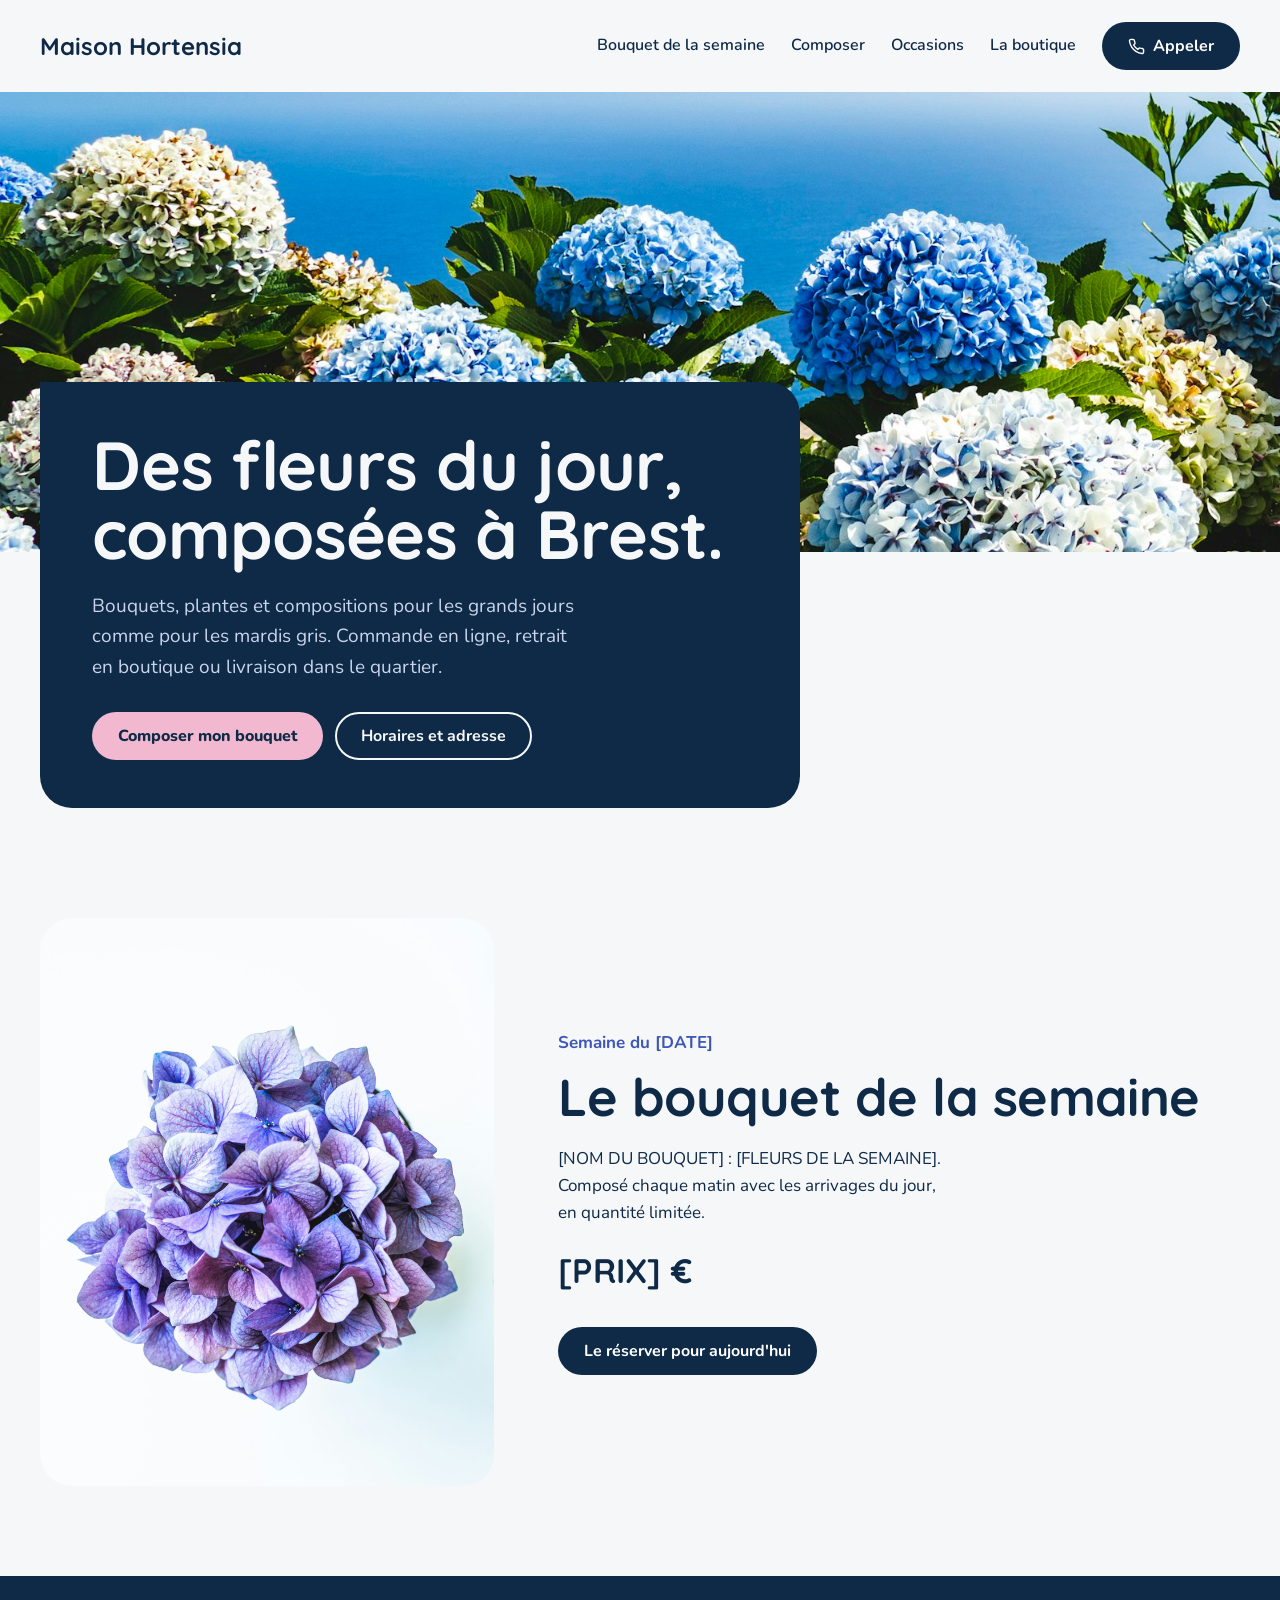
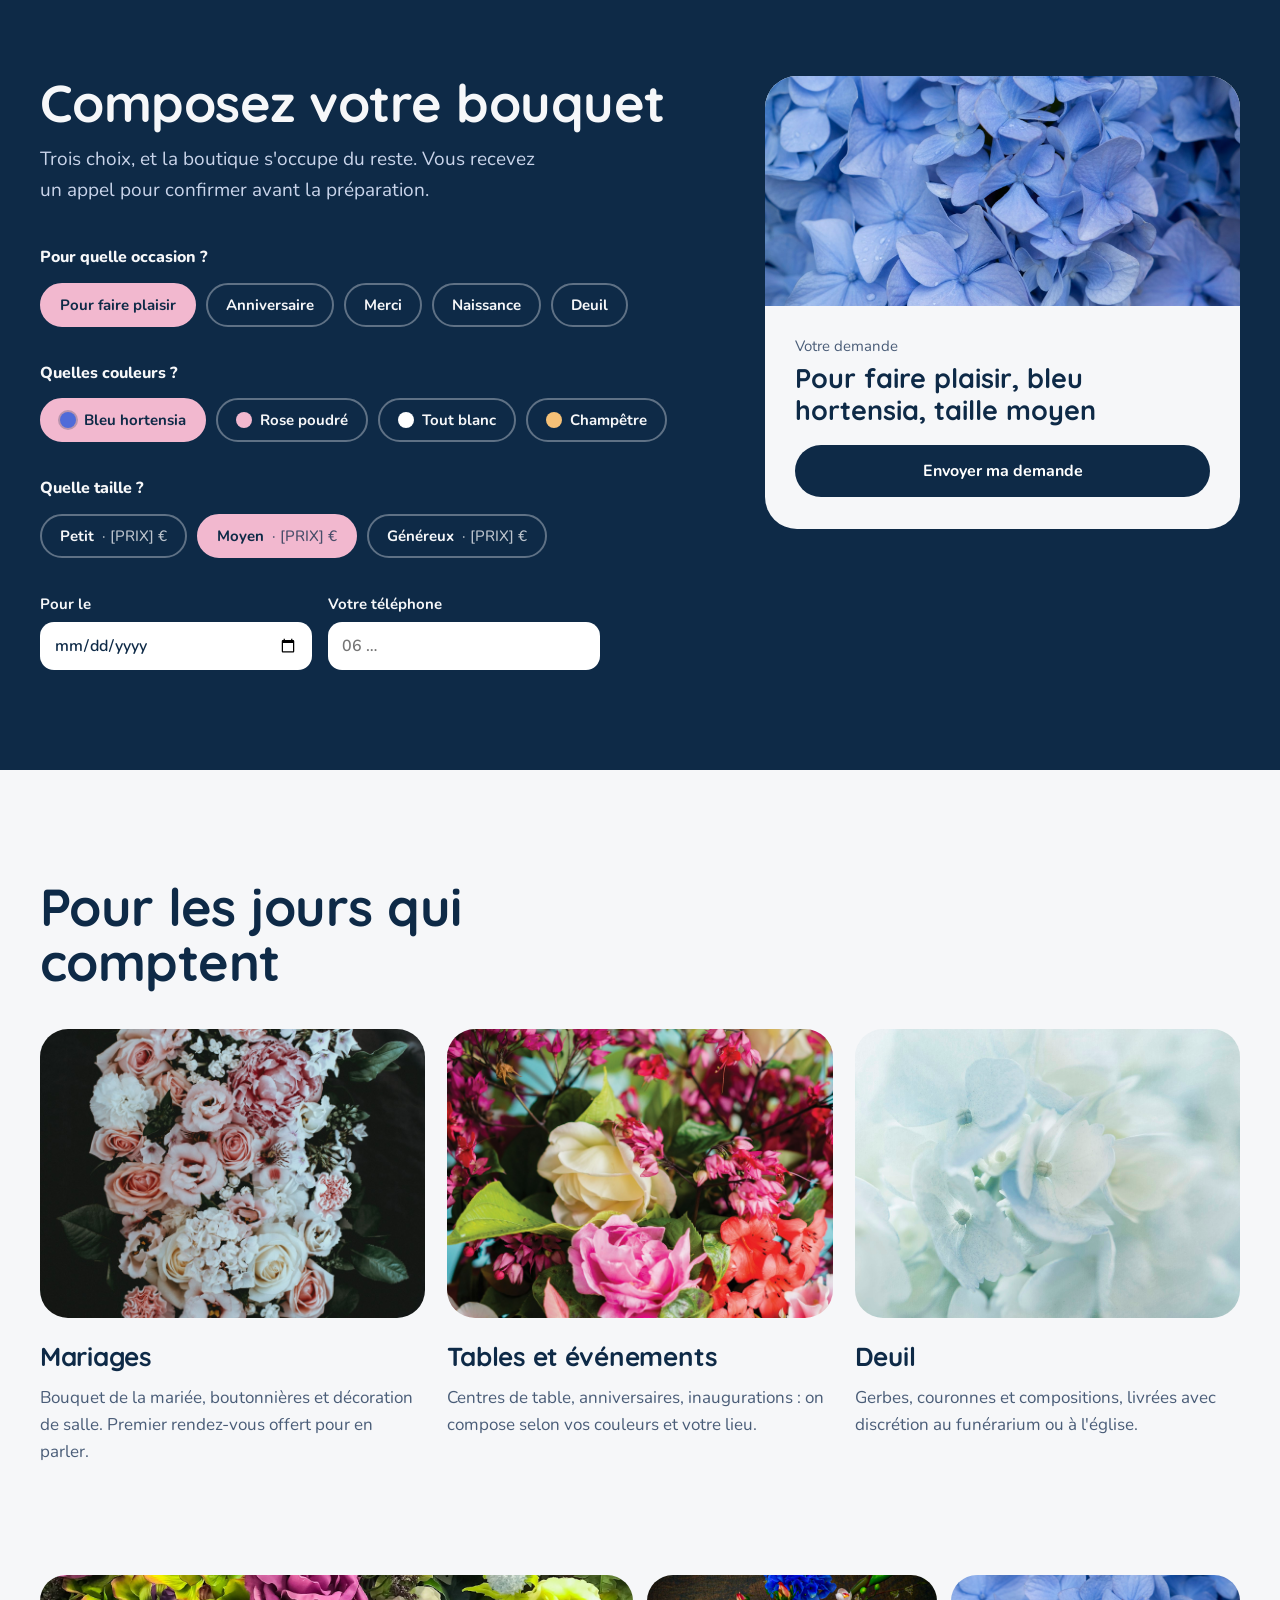
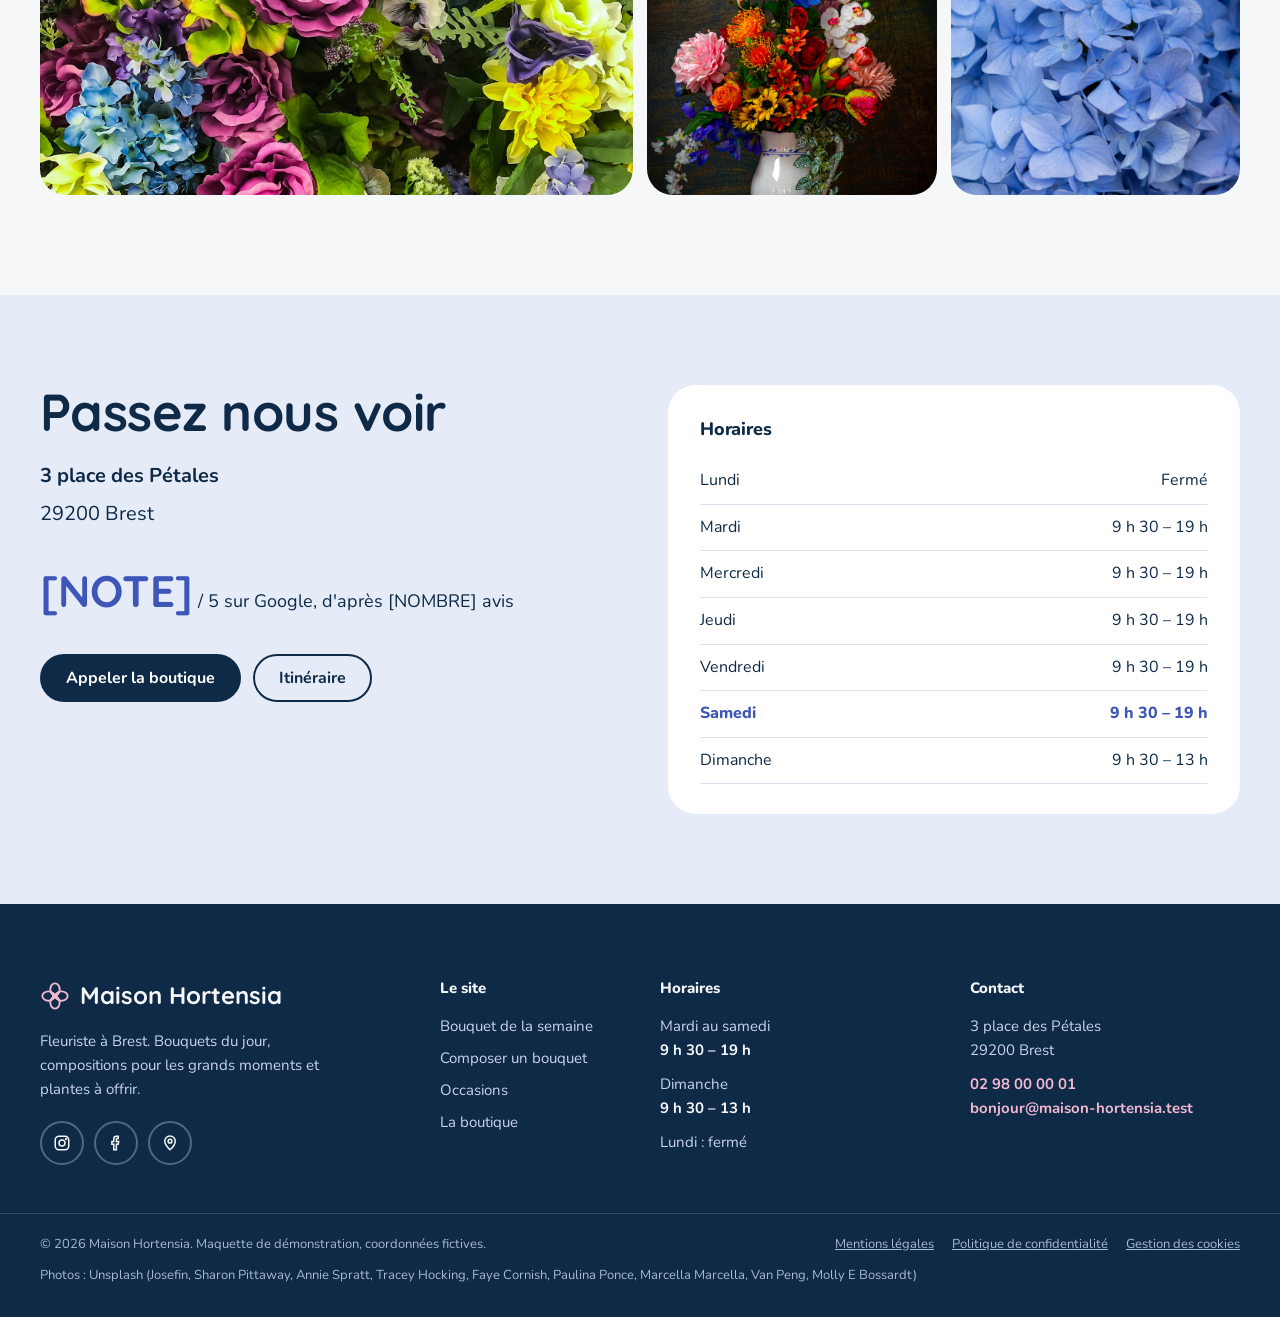
<file: maquettes/maison-hortensia/index.html>
<!doctype html>
<html lang="fr">
<head>
<meta charset="utf-8">
<meta name="viewport" content="width=device-width, initial-scale=1">
<meta name="robots" content="noindex, nofollow">
<title>Maison Hortensia · Fleuriste à Brest</title>
<meta name="description" content="Fleuriste à Brest : bouquets du jour, compositions pour mariages, événements et deuil. Commande en ligne, retrait en boutique.">
<link rel="preconnect" href="https://fonts.googleapis.com">
<link rel="preconnect" href="https://fonts.gstatic.com" crossorigin>
<link href="https://fonts.googleapis.com/css2?family=Nunito:wght@400;500;600;700;800&family=Quicksand:wght@600;700&display=swap" rel="stylesheet">
<style>
/*
  MAQUETTE — à personnaliser pour chaque prospect :
  Coordonnées et horaires fictifs (3 place des Pétales, 02 98 00 00 01) : remplace-les par ceux du client.
  Encore à remplir : [NOTE] [NOMBRE] [DATE] [NOM DU BOUQUET] [FLEURS DE LA SEMAINE] [PRIX]
  Horaires : tableau HORAIRES dans le script en bas de page, et dans le pied de page.
  Couleur d'accent : variable --accent ci-dessous.
*/
:root{
  --marine:#0e2a47; --fond:#f6f7f9; --brume:#e6ebf8; --texte2:#4a5d78; --clair:#c9d4ea;
  --bleu:#3d56b8; --accent:#f2b8cf; --blanc:#ffffff; --trait:#dbe1ee;
  --titre:"Quicksand",Nunito,system-ui,sans-serif;
}
*{box-sizing:border-box}
html{scroll-behavior:smooth}
@media (prefers-reduced-motion:reduce){html{scroll-behavior:auto}}
body{margin:0;background:var(--fond);color:var(--marine);font:400 17px/1.6 Nunito,system-ui,sans-serif}
img{display:block;width:100%;object-fit:cover}
a{color:var(--marine)}
:focus-visible{outline:3px solid var(--bleu);outline-offset:3px}
h1,h2,h3{font-family:var(--titre);font-weight:700;letter-spacing:-.01em}
.wrap{max-width:1280px;margin:0 auto;padding:0 40px}

/* Boutons */
.btn{display:inline-flex;align-items:center;justify-content:center;gap:8px;min-height:48px;padding:0 24px;border-radius:999px;font:700 16px Nunito,sans-serif;text-decoration:none;border:2px solid transparent;cursor:pointer}
.btn-marine{background:var(--marine);color:#fff}
.btn-marine:hover{background:var(--bleu)}
.btn-accent{background:var(--accent);color:var(--marine);font-weight:800}
.btn-contour{border-color:currentColor;background:transparent}
.btn-clair{color:var(--fond)}

/* Barre du haut */
.top{display:flex;align-items:center;gap:26px;padding-top:22px;padding-bottom:22px}
.logo{font-family:var(--titre);font-weight:700;font-size:24px;text-decoration:none;margin-right:auto}
.nav{display:flex;gap:26px;font-weight:600;font-size:16px}
.nav a{text-decoration:none}
.nav a:hover{color:var(--bleu)}
.btn-tel svg{width:17px;height:17px}

/* Hero */
.hero-img{height:460px;object-position:center 70%}
.hero-carte{position:relative;max-width:760px;margin:-170px 0 0 max(40px,calc((100% - 1280px)/2 + 40px));background:var(--marine);color:var(--fond);padding:48px 52px;border-radius:0 32px 32px 32px}
.hero-carte h1{font-size:68px;line-height:1.02;margin:0 0 22px}
.hero-carte p{margin:0 0 30px;font-size:19px;color:var(--clair);max-width:44ch}
.actions{display:flex;gap:12px;flex-wrap:wrap}

/* Sections */
.titre-section{font-size:52px;line-height:1.05;margin:0 0 20px}
.semaine{display:grid;grid-template-columns:4fr 6fr;gap:64px;align-items:center;padding:110px 40px 90px}
.semaine img{aspect-ratio:4/5;border-radius:32px;background:#fff}
.petit-titre{margin:0 0 14px;font-weight:700;color:var(--bleu)}
.prix{font-family:var(--titre);font-weight:700;font-size:34px;margin:0 0 28px}

/* Composer */
.composer{background:var(--marine);color:var(--fond)}
.composer .wrap{display:grid;grid-template-columns:7fr 5fr;gap:60px;padding-top:100px;padding-bottom:100px}
.composer .intro{margin:0 0 40px;font-size:19px;color:var(--clair);max-width:46ch}
.question{margin:0 0 12px;font-weight:800;font-size:16px}
.choix{display:flex;flex-wrap:wrap;gap:10px;margin-bottom:34px}
.choix button{min-height:44px;padding:0 18px;border-radius:999px;font:700 15px Nunito,sans-serif;cursor:pointer;display:inline-flex;align-items:center;gap:8px;background:transparent;color:var(--fond);border:2px solid rgba(246,247,249,.35)}
.choix button[aria-pressed="true"]{background:var(--accent);border-color:var(--accent);color:var(--marine)}
.choix button:hover{border-color:var(--accent)}
.pastille{width:16px;height:16px;border-radius:50%;flex:none;box-shadow:0 0 0 2px rgba(14,42,71,.25)}
.choix .prix-taille{font-weight:500;opacity:.75}
.champs{display:grid;grid-template-columns:1fr 1fr;gap:16px;max-width:560px}
.champs label{display:flex;flex-direction:column;gap:6px;font-weight:700;font-size:15px}
.champs input{min-height:48px;border-radius:14px;border:0;padding:0 14px;font:600 16px Nunito,sans-serif;color:var(--marine)}
.recap{background:var(--fond);color:var(--marine);border-radius:32px;overflow:hidden;align-self:start}
.recap img{height:230px;transition:opacity .25s}
.recap-corps{padding:28px 30px 32px}
.recap-corps .label{margin:0 0 4px;font-size:15px;color:var(--texte2)}
.recap-corps .resume{margin:0 0 18px;font-family:var(--titre);font-weight:700;font-size:27px;line-height:1.2}
.recap-corps .btn{width:100%;min-height:52px;border:0}
.confirme{margin:0;padding:14px 16px;background:var(--brume);border-radius:16px;font-weight:700}

/* Occasions */
.occasions{padding:110px 40px 40px}
.occasions .grille{display:grid;grid-template-columns:repeat(3,1fr);gap:22px}
.occasions img{aspect-ratio:4/3;border-radius:28px;margin-bottom:18px}
.occasions h3{font-size:26px;margin:0 0 6px}
.occasions p{margin:0;color:var(--texte2)}

/* Mosaïque */
.mosaique{display:grid;grid-template-columns:repeat(4,1fr);gap:14px;padding:70px 40px 100px}
.mosaique img{height:220px;border-radius:26px}
.mosaique .large{grid-column:span 2}

/* Boutique */
.boutique{background:var(--brume)}
.boutique .wrap{display:grid;grid-template-columns:1fr 1fr;gap:56px;padding-top:90px;padding-bottom:90px}
.adresse{margin:0 0 6px;font-size:20px;font-weight:700}
.note{font-family:var(--titre);font-weight:700;font-size:44px;color:var(--bleu)}
.horaires{background:#fff;border-radius:28px;padding:30px 32px;align-self:start}
.horaires h3{font-family:Nunito,sans-serif;font-weight:800;font-size:18px;margin:0 0 14px}
.horaires table{width:100%;border-collapse:collapse;font-size:16px}
.horaires td{padding:10px 0;border-bottom:1px solid var(--trait)}
.horaires td:last-child{text-align:right}
.horaires tr.aujourdhui td{font-weight:800;color:var(--bleu)}

.pied{background:var(--marine);color:var(--clair);font-size:15px}
.pied-grille{max-width:1280px;margin:0 auto;padding:72px 40px 48px;display:grid;grid-template-columns:4fr 2fr 3fr 3fr;gap:40px}
.pied p{margin:0 0 10px}
.pied b{color:var(--fond)}
.pied-logo{display:flex;align-items:center;gap:10px;color:var(--fond);text-decoration:none;margin-bottom:14px}
.pied-logo svg{color:var(--accent)}
.pied-logo span{font-family:var(--titre);font-weight:700;font-size:24px}
.pied-marque p{max-width:32ch;margin-bottom:20px}
.reseaux{display:flex;gap:10px}
.reseaux a{display:inline-flex;align-items:center;justify-content:center;width:44px;height:44px;border-radius:50%;border:2px solid rgba(246,247,249,.3);color:var(--fond)}
.reseaux a:hover{border-color:var(--accent);color:var(--accent)}
.reseaux svg{width:18px;height:18px}
.pied-titre{font-weight:800;color:var(--fond);margin-bottom:14px!important}
.pied-liens{list-style:none;margin:0;padding:0;display:flex;flex-direction:column;gap:8px}
.pied-liens a{color:var(--clair);text-decoration:none}
.pied-liens a:hover{color:var(--accent)}
.pied-accent{color:var(--accent);font-weight:700;text-decoration:none;word-break:break-all}
.pied-bas{max-width:1280px;margin:0 auto;padding:20px 40px 32px;border-top:1px solid rgba(246,247,249,.15);display:flex;flex-wrap:wrap;gap:10px 24px;justify-content:space-between;font-size:13px;color:#a9b8d4}
.pied-legal{display:flex;flex-wrap:wrap;gap:18px}
.pied-bas a{color:#a9b8d4}

/* ---------- iPad (≤ 1024 px) ---------- */
@media (max-width:1024px){
  .wrap{padding:0 36px}
  .nav a:not(.garde){display:none}
  .hero-img{height:380px}
  .hero-carte{margin:-110px 36px 0;max-width:600px;padding:38px 40px;border-radius:0 30px 30px 30px}
  .hero-carte h1{font-size:50px}
  .titre-section{font-size:40px}
  .semaine{grid-template-columns:2fr 3fr;gap:36px;padding:72px 36px 60px}
  .composer .wrap{grid-template-columns:1fr;gap:32px;padding-top:64px;padding-bottom:64px}
  .recap{display:grid;grid-template-columns:2fr 3fr}
  .recap img{height:100%;min-height:200px}
  .occasions{padding:72px 36px 24px}
  .occasions img{aspect-ratio:1/1}
  .occasions h3{font-size:21px}
  .mosaique{grid-template-columns:repeat(3,1fr);padding:40px 36px 72px}
  .mosaique img{height:180px}
  .mosaique .large{grid-column:auto}
  .boutique .wrap{gap:32px;padding-top:64px;padding-bottom:64px}
  .pied-grille{grid-template-columns:repeat(3,1fr);padding:56px 36px 36px}
  .pied-marque{grid-column:1/-1}
  .pied-bas{padding:18px 36px 30px}
}

/* ---------- Téléphone (≤ 640 px) ---------- */
@media (max-width:640px){
  body{font-size:16px}
  .wrap{padding:0 18px}
  .top{padding-top:14px;padding-bottom:14px;gap:12px}
  .logo{font-size:21px}
  .nav{display:none}
  .btn-tel{width:44px;height:44px;min-height:44px;padding:0}
  .btn-tel span{position:absolute;width:1px;height:1px;overflow:hidden;clip:rect(0 0 0 0)}
  .hero-img{height:280px;object-position:40% 70%}
  .hero-carte{margin:-56px 14px 0;padding:26px 22px 24px;border-radius:0 26px 26px 26px}
  .hero-carte h1{font-size:36px;margin-bottom:14px}
  .hero-carte p{font-size:16px;margin-bottom:20px}
  .actions{flex-direction:column}
  .actions .btn{width:100%;min-height:50px}
  .titre-section{font-size:30px;line-height:1.1}
  .semaine{grid-template-columns:132px 1fr;gap:16px;padding:56px 18px 48px;align-items:start}
  .semaine img{height:165px;aspect-ratio:auto;border-radius:20px;grid-row:2}
  .semaine .texte{display:contents}
  .semaine .entete{grid-column:1/-1}
  .semaine .corps{grid-row:2;grid-column:2}
  .semaine .corps p{font-size:15px}
  .prix{font-size:24px;margin:0}
  .semaine .btn{grid-column:1/-1;width:100%;min-height:50px}
  .composer .wrap{padding-top:52px;padding-bottom:40px;gap:24px}
  .composer .intro{font-size:16px;margin-bottom:28px}
  .choix{gap:8px;margin-bottom:26px}
  .choix.couleurs{display:grid;grid-template-columns:1fr 1fr}
  .choix.couleurs button{padding:0 12px;font-size:14px}
  .choix.tailles{display:grid;grid-template-columns:repeat(3,1fr)}
  .choix.tailles button{min-height:58px;border-radius:18px;flex-direction:column;justify-content:center;gap:1px;padding:6px 4px}
  .choix.tailles .prix-taille{font-size:13px}
  .choix.tailles .sep{display:none}
  .champs{grid-template-columns:1fr}
  .recap{grid-template-columns:88px 1fr;border-radius:24px;padding:14px;gap:14px;align-items:center}
  .recap img{width:88px;height:88px;min-height:0;border-radius:16px}
  .recap-corps{padding:0;display:contents}
  .recap-corps .resume{font-size:18px;margin:0}
  .recap-corps .zone-bouton{grid-column:1/-1}
  .occasions{padding:56px 0 24px}
  .occasions .titre-section{margin:0 18px 20px}
  .occasions .grille{display:flex;overflow-x:auto;gap:14px;padding:0 18px 8px;scroll-snap-type:x mandatory}
  .occasions .grille>div{flex:none;width:250px;scroll-snap-align:start}
  .occasions img{aspect-ratio:auto;height:170px;border-radius:20px;margin-bottom:12px}
  .occasions h3{font-size:20px}
  .occasions p{font-size:15px}
  .mosaique{grid-template-columns:1fr 1fr;gap:10px;padding:24px 18px 52px}
  .mosaique img{height:140px;border-radius:20px}
  .mosaique .large{grid-column:span 2;height:170px}
  .boutique .wrap{grid-template-columns:1fr;padding-top:52px;padding-bottom:52px}
  .boutique .actions{display:grid;grid-template-columns:1fr 1fr}
  .note{font-size:34px}
  .horaires{padding:20px 20px 10px;border-radius:22px}
  .pied-grille{grid-template-columns:1fr 1fr;gap:24px 16px;padding:48px 18px 28px}
  .pied-grille>div:last-child{grid-column:1/-1}
  .pied-bas{flex-direction:column;padding:16px 18px 28px}
}
</style>
</head>
<body>

<div class="wrap top">
  <a class="logo" href="#">Maison Hortensia</a>
  <nav class="nav" aria-label="Navigation principale">
    <a href="#semaine">Bouquet de la semaine</a>
    <a class="garde" href="#composer">Composer</a>
    <a href="#occasions">Occasions</a>
    <a class="garde" href="#boutique">La boutique</a>
  </nav>
  <a class="btn btn-marine btn-tel" href="tel:+33298000001" aria-label="Appeler la boutique">
    <svg aria-hidden="true" viewBox="0 0 24 24" fill="none" stroke="currentColor" stroke-width="2"><path d="M22 16.9v3a2 2 0 0 1-2.2 2 19.8 19.8 0 0 1-8.6-3.1 19.5 19.5 0 0 1-6-6A19.8 19.8 0 0 1 2.1 4.2 2 2 0 0 1 4.1 2h3a2 2 0 0 1 2 1.7c.1 1 .4 1.9.7 2.8a2 2 0 0 1-.5 2.1L8 9.9a16 16 0 0 0 6 6l1.3-1.3a2 2 0 0 1 2.1-.4c.9.3 1.8.6 2.8.7a2 2 0 0 1 1.7 2z"/></svg>
    <span>Appeler</span>
  </a>
</div>

<header>
  <img class="hero-img" src="images/hortensia-ocean.jpg" alt="Hortensias bleus et blancs face à la mer">
  <div class="hero-carte">
    <h1>Des fleurs du jour, composées à Brest.</h1>
    <p>Bouquets, plantes et compositions pour les grands jours comme pour les mardis gris. Commande en ligne, retrait en boutique ou livraison dans le quartier.</p>
    <div class="actions">
      <a class="btn btn-accent" href="#composer">Composer mon bouquet</a>
      <a class="btn btn-contour btn-clair" href="#boutique">Horaires et adresse</a>
    </div>
  </div>
</header>

<main>
  <section id="semaine" class="wrap semaine">
    <img src="images/bouquet-violet.jpg" alt="Hortensia violet en bouquet">
    <div class="texte">
      <div class="entete">
        <p class="petit-titre">Semaine du [DATE]</p>
        <h2 class="titre-section">Le bouquet de la semaine</h2>
      </div>
      <div class="corps">
        <p style="margin:0 0 18px;max-width:40ch">[NOM DU BOUQUET] : [FLEURS DE LA SEMAINE]. Composé chaque matin avec les arrivages du jour, en quantité limitée.</p>
        <p class="prix">[PRIX] €</p>
      </div>
      <a class="btn btn-marine" href="#composer">Le réserver pour aujourd'hui</a>
    </div>
  </section>

  <section id="composer" class="composer">
    <div class="wrap">
      <div>
        <h2 class="titre-section" style="margin-bottom:14px">Composez votre bouquet</h2>
        <p class="intro">Trois choix, et la boutique s'occupe du reste. Vous recevez un appel pour confirmer avant la préparation.</p>
        <p class="question" id="q-occ">Pour quelle occasion ?</p>
        <div class="choix" role="group" aria-labelledby="q-occ" data-groupe="occ">
          <button type="button" data-v="Pour faire plaisir" aria-pressed="true">Pour faire plaisir</button>
          <button type="button" data-v="Anniversaire" aria-pressed="false">Anniversaire</button>
          <button type="button" data-v="Merci" aria-pressed="false">Merci</button>
          <button type="button" data-v="Naissance" aria-pressed="false">Naissance</button>
          <button type="button" data-v="Deuil" aria-pressed="false">Deuil</button>
        </div>
        <p class="question" id="q-coul">Quelles couleurs ?</p>
        <div class="choix couleurs" role="group" aria-labelledby="q-coul" data-groupe="couleur">
          <button type="button" data-v="bleu" aria-pressed="true"><span class="pastille" style="background:#4f6bd8"></span>Bleu hortensia</button>
          <button type="button" data-v="rose" aria-pressed="false"><span class="pastille" style="background:#f2b8cf"></span>Rose poudré</button>
          <button type="button" data-v="blanc" aria-pressed="false"><span class="pastille" style="background:#fff"></span>Tout blanc</button>
          <button type="button" data-v="champetre" aria-pressed="false"><span class="pastille" style="background:#f6c177"></span>Champêtre</button>
        </div>
        <p class="question" id="q-taille">Quelle taille ?</p>
        <div class="choix tailles" role="group" aria-labelledby="q-taille" data-groupe="taille">
          <button type="button" data-v="Petit" aria-pressed="false">Petit <span class="prix-taille"><span class="sep">· </span>[PRIX] €</span></button>
          <button type="button" data-v="Moyen" aria-pressed="true">Moyen <span class="prix-taille"><span class="sep">· </span>[PRIX] €</span></button>
          <button type="button" data-v="Généreux" aria-pressed="false">Généreux <span class="prix-taille"><span class="sep">· </span>[PRIX] €</span></button>
        </div>
        <div class="champs">
          <label>Pour le<input type="date" id="date"></label>
          <label>Votre téléphone<input type="tel" id="tel" placeholder="06 …" autocomplete="tel"></label>
        </div>
      </div>
      <div class="recap">
        <img id="apercu" src="images/bleu-macro.jpg" alt="Hortensia bleu en gros plan">
        <div class="recap-corps">
          <div>
            <p class="label">Votre demande</p>
            <p class="resume" id="resume" aria-live="polite">Pour faire plaisir, bleu hortensia, taille moyen</p>
          </div>
          <div class="zone-bouton" id="zone-bouton">
            <button class="btn btn-marine" type="button" id="envoyer">Envoyer ma demande</button>
          </div>
        </div>
      </div>
    </div>
  </section>

  <section id="occasions" class="wrap occasions">
    <h2 class="titre-section" style="margin-bottom:40px;max-width:16ch">Pour les jours qui comptent</h2>
    <div class="grille">
      <div><img src="images/rose-blanc.jpg" alt="Roses blanches et roses poudrées"><h3>Mariages</h3><p>Bouquet de la mariée, boutonnières et décoration de salle. Premier rendez-vous offert pour en parler.</p></div>
      <div><img src="images/centre-table.jpg" alt="Composition fleurie colorée"><h3>Tables et événements</h3><p>Centres de table, anniversaires, inaugurations : on compose selon vos couleurs et votre lieu.</p></div>
      <div><img src="images/blanc-doux.jpg" alt="Fleurs blanches en lumière douce"><h3>Deuil</h3><p>Gerbes, couronnes et compositions, livrées avec discrétion au funérarium ou à l'église.</p></div>
    </div>
  </section>

  <div class="wrap mosaique">
    <img class="large" src="images/bouquet-assorti.jpg" alt="Bouquet de fleurs variées et colorées">
    <img src="images/vase-blanc.jpg" alt="Bouquet dans un vase blanc">
    <img src="images/bleu-macro.jpg" alt="Hortensia bleu en gros plan">
  </div>

  <section id="boutique" class="boutique">
    <div class="wrap">
      <div>
        <h2 class="titre-section">Passez nous voir</h2>
        <p class="adresse">3 place des Pétales</p>
        <p style="margin:0 0 26px;font-size:20px">29200 Brest</p>
        <p style="margin:0 0 28px;font-size:18px"><span class="note">[NOTE]</span> / 5 sur Google, d'après [NOMBRE] avis</p>
        <div class="actions">
          <a class="btn btn-marine" href="tel:+33298000001">Appeler la boutique</a>
          <a class="btn btn-contour" href="https://www.google.com/maps" target="_blank" rel="noopener">Itinéraire</a>
        </div>
      </div>
      <div class="horaires">
        <h3>Horaires</h3>
        <table><tbody id="horaires"></tbody></table>
      </div>
    </div>
  </section>
</main>

<footer class="pied">
  <div class="pied-grille">
    <div class="pied-marque">
      <a class="pied-logo" href="#">
        <svg aria-hidden="true" width="30" height="30" viewBox="0 0 32 32" fill="none" stroke="currentColor" stroke-width="2"><ellipse cx="16" cy="9" rx="5" ry="6.5"/><ellipse cx="16" cy="23" rx="5" ry="6.5"/><ellipse cx="9" cy="16" rx="6.5" ry="5"/><ellipse cx="23" cy="16" rx="6.5" ry="5"/><circle cx="16" cy="16" r="2" fill="currentColor"/></svg>
        <span>Maison Hortensia</span>
      </a>
      <p>Fleuriste à Brest. Bouquets du jour, compositions pour les grands moments et plantes à offrir.</p>
      <div class="reseaux">
        <a href="https://www.instagram.com" aria-label="Instagram de Maison Hortensia"><svg aria-hidden="true" viewBox="0 0 24 24" fill="none" stroke="currentColor" stroke-width="2"><rect x="3" y="3" width="18" height="18" rx="5"/><circle cx="12" cy="12" r="4"/><circle cx="17.5" cy="6.5" r="0.6" fill="currentColor"/></svg></a>
        <a href="https://www.facebook.com" aria-label="Facebook de Maison Hortensia"><svg aria-hidden="true" viewBox="0 0 24 24" fill="none" stroke="currentColor" stroke-width="2"><path d="M15 3h-2.5A3.5 3.5 0 0 0 9 6.5V10H6.5v3.5H9V21h3.5v-7.5H15l.5-3.5h-3V7a1 1 0 0 1 1-1H15z"/></svg></a>
        <a href="https://www.google.com/maps" aria-label="Fiche Google de Maison Hortensia"><svg aria-hidden="true" viewBox="0 0 24 24" fill="none" stroke="currentColor" stroke-width="2"><path d="M12 21s-7-6.2-7-11.5A7 7 0 0 1 19 9.5C19 14.8 12 21 12 21z"/><circle cx="12" cy="9.5" r="2.5"/></svg></a>
      </div>
    </div>
    <div>
      <p class="pied-titre">Le site</p>
      <ul class="pied-liens">
        <li><a href="#semaine">Bouquet de la semaine</a></li>
        <li><a href="#composer">Composer un bouquet</a></li>
        <li><a href="#occasions">Occasions</a></li>
        <li><a href="#boutique">La boutique</a></li>
      </ul>
    </div>
    <div>
      <p class="pied-titre">Horaires</p>
      <p>Mardi au samedi<br><b>9 h 30 – 19 h</b></p>
      <p>Dimanche<br><b>9 h 30 – 13 h</b></p>
      <p>Lundi : fermé</p>
    </div>
    <div>
      <p class="pied-titre">Contact</p>
      <p>3 place des Pétales<br>29200 Brest</p>
      <p><a class="pied-accent" href="tel:+33298000001">02 98 00 00 01</a><br><a class="pied-accent" href="mailto:bonjour@maison-hortensia.test">bonjour@maison-hortensia.test</a></p>
    </div>
  </div>
  <div class="pied-bas">
    <span>© 2026 Maison Hortensia. Maquette de démonstration, coordonnées fictives.</span>
    <span class="pied-legal"><a href="#">Mentions légales</a><a href="#">Politique de confidentialité</a><a href="#">Gestion des cookies</a></span>
    <span>Photos : Unsplash (Josefin, Sharon Pittaway, Annie Spratt, Tracey Hocking, Faye Cornish, Paulina Ponce, Marcella Marcella, Van Peng, Molly E Bossardt)</span>
  </div>
</footer>

<script>
/* Horaires : remplace [HORAIRES] par ceux de la boutique, ex. "9 h – 12 h 30, 14 h – 19 h" ou "Fermé" */
const HORAIRES = {1:"Fermé",2:"9 h 30 – 19 h",3:"9 h 30 – 19 h",4:"9 h 30 – 19 h",5:"9 h 30 – 19 h",6:"9 h 30 – 19 h",0:"9 h 30 – 13 h"};
const JOURS = ["Dimanche","Lundi","Mardi","Mercredi","Jeudi","Vendredi","Samedi"];
const auj = new Date().getDay();
document.getElementById("horaires").innerHTML = [1,2,3,4,5,6,0].map(d =>
  `<tr class="${d===auj?"aujourdhui":""}"><td>${JOURS[d]}</td><td>${HORAIRES[d]}</td></tr>`).join("");

/* Composer son bouquet */
const PHOTOS = {
  bleu:{src:"images/bleu-macro.jpg",alt:"Hortensia bleu en gros plan",label:"bleu hortensia"},
  rose:{src:"images/rose-gypsophile.jpg",alt:"Bouquet aux tons roses et blancs",label:"rose poudré"},
  blanc:{src:"images/blanc-doux.jpg",alt:"Fleurs blanches en lumière douce",label:"tout blanc"},
  champetre:{src:"images/bouquet-assorti.jpg",alt:"Bouquet champêtre multicolore",label:"champêtre"}
};
const etat = {occ:"Pour faire plaisir", couleur:"bleu", taille:"Moyen"};
const apercu = document.getElementById("apercu"), resume = document.getElementById("resume"), zone = document.getElementById("zone-bouton");
const boutonHTML = zone.innerHTML;
function majResume(){
  const p = PHOTOS[etat.couleur];
  if(!apercu.src.endsWith(p.src)){apercu.src = p.src; apercu.alt = p.alt;}
  resume.textContent = `${etat.occ}, ${p.label}, taille ${etat.taille.toLowerCase()}`;
  zone.innerHTML = boutonHTML; brancherEnvoi();
}
document.querySelectorAll(".choix").forEach(g => g.addEventListener("click", e => {
  const b = e.target.closest("button"); if(!b) return;
  g.querySelectorAll("button").forEach(x => x.setAttribute("aria-pressed", x===b ? "true" : "false"));
  etat[g.dataset.groupe] = b.dataset.v; majResume();
}));
function brancherEnvoi(){
  document.getElementById("envoyer").onclick = () => {
    zone.innerHTML = '<p class="confirme" role="status">Demande envoyée. La boutique vous rappelle pour confirmer.</p>';
  };
}
brancherEnvoi();
document.getElementById("date").min = new Date().toISOString().slice(0,10);
</script>
</body>
</html>
</file>
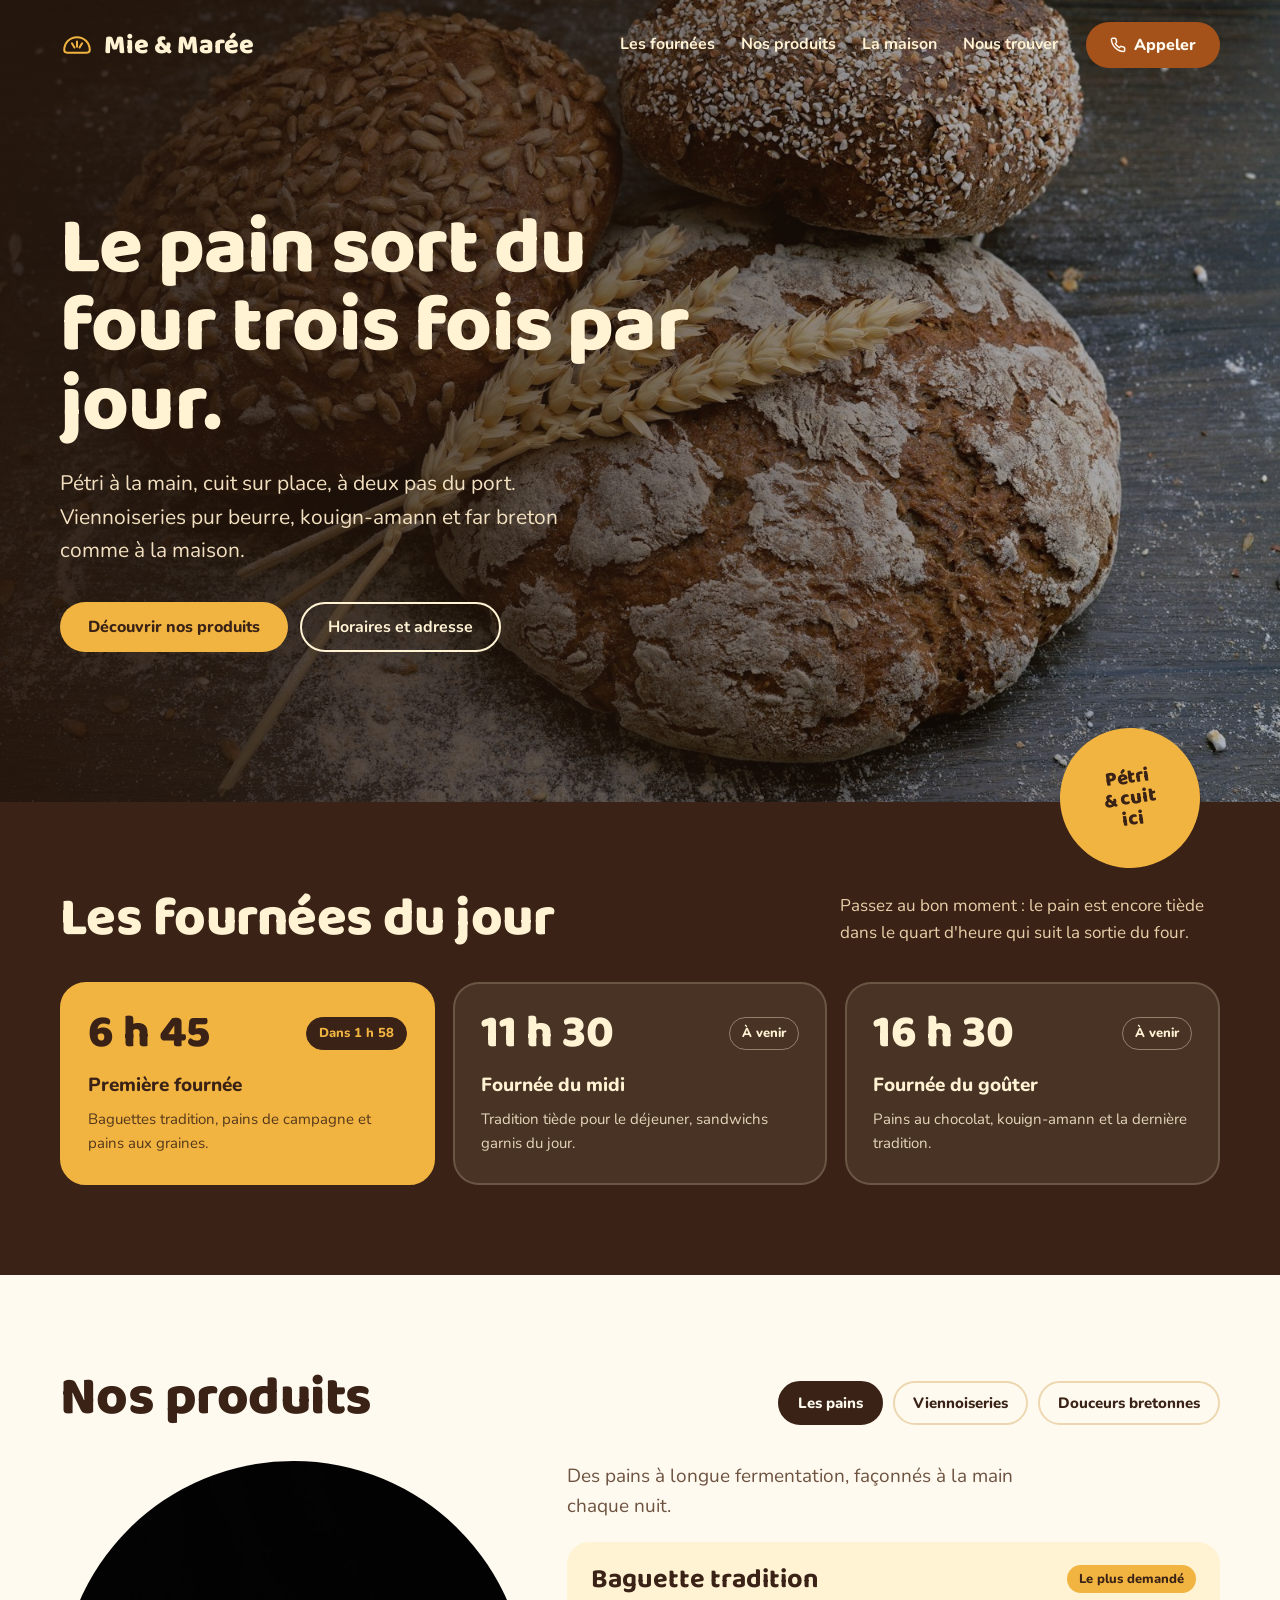
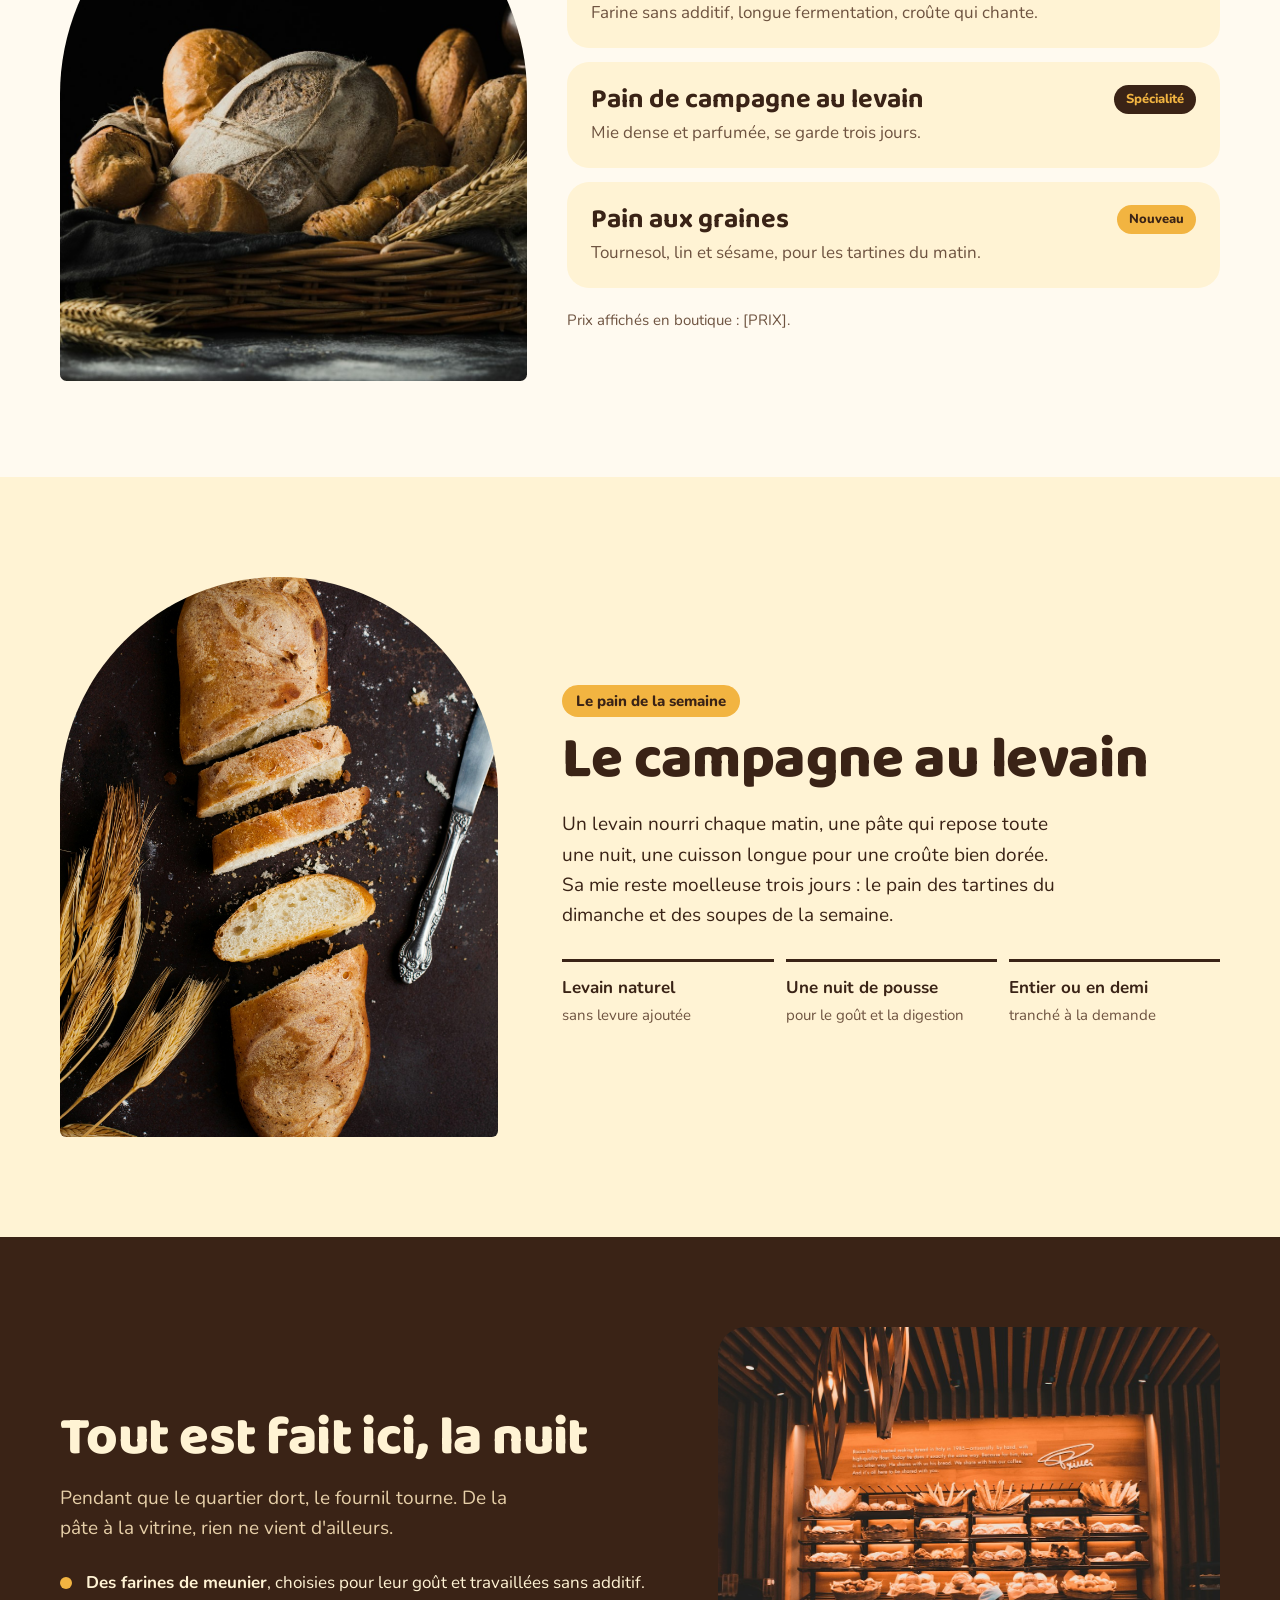
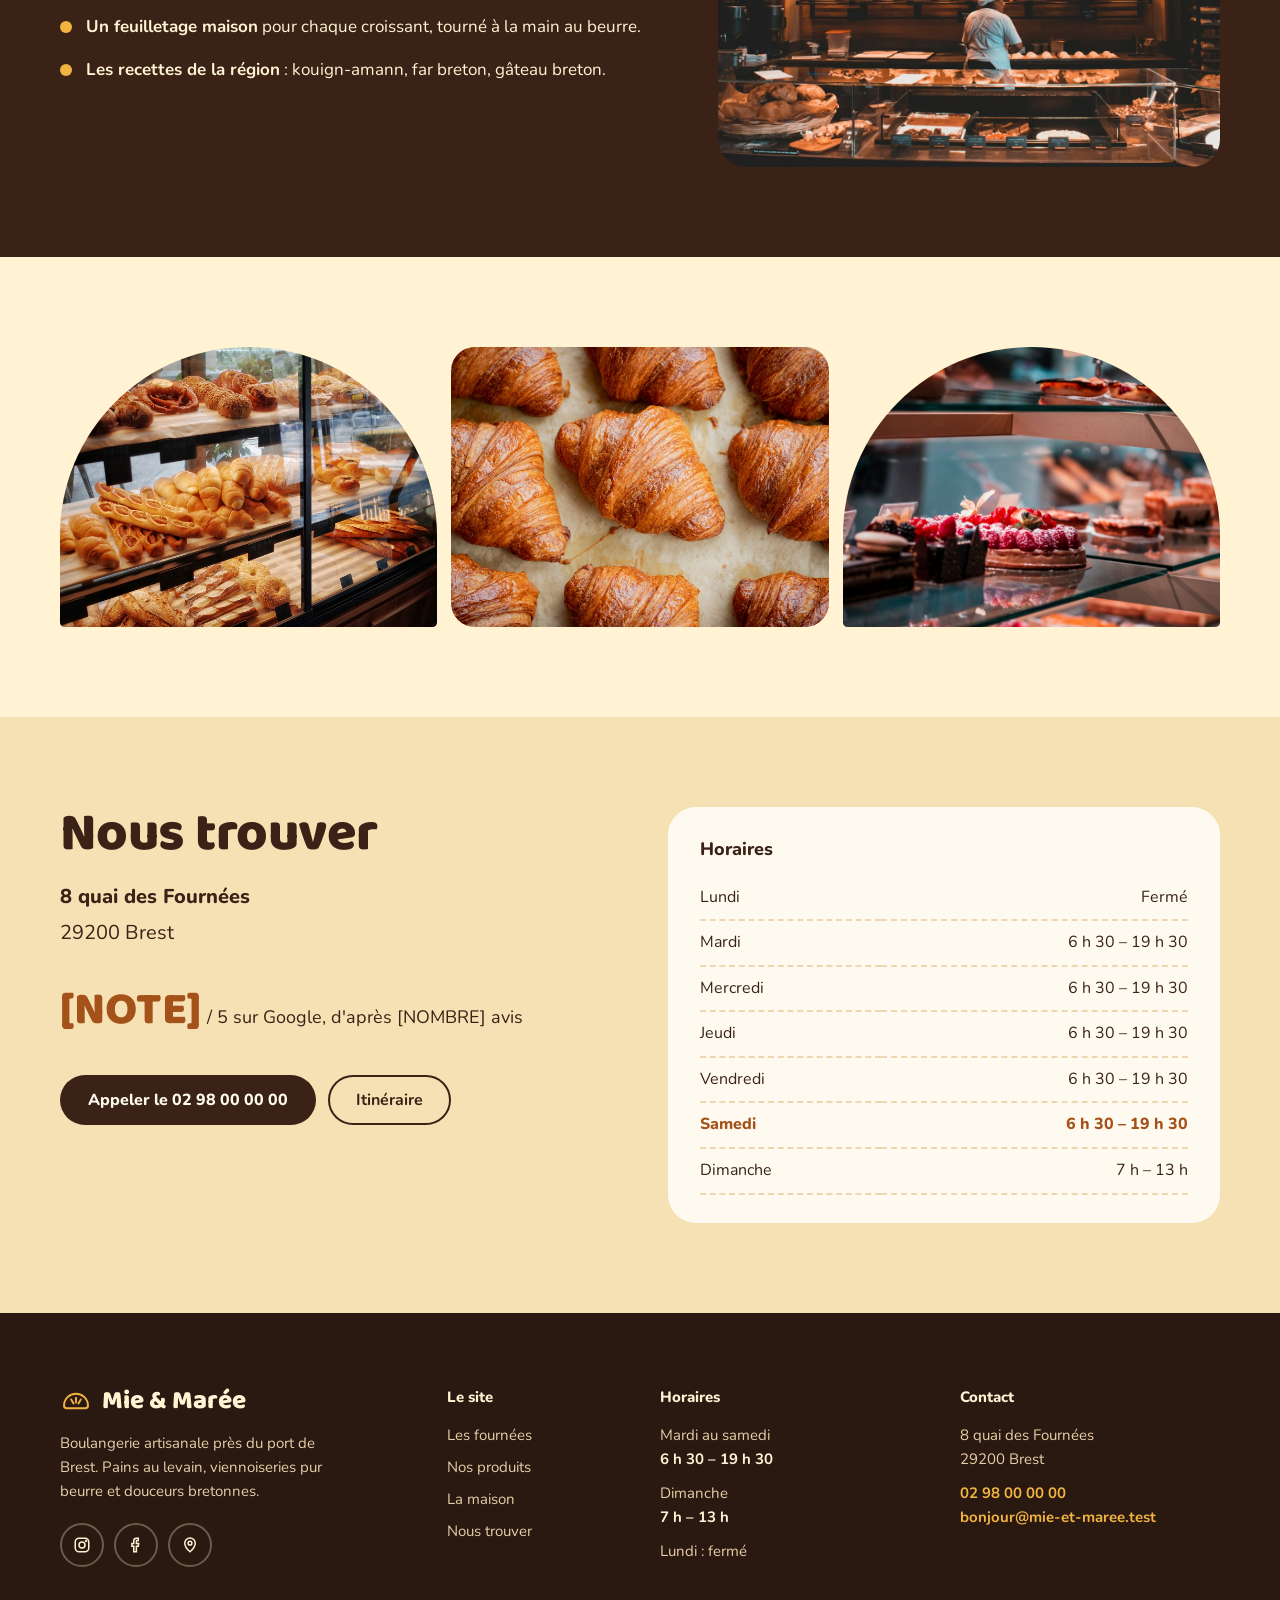
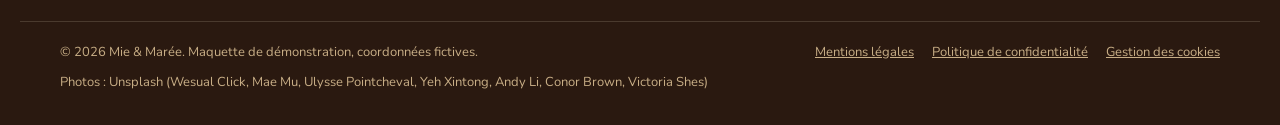
<file: maquettes/mie-et-maree/index.html>
<!doctype html>
<html lang="fr">
<head>
<meta charset="utf-8">
<meta name="viewport" content="width=device-width, initial-scale=1">
<meta name="robots" content="noindex, nofollow">
<title>Mie &amp; Marée · Boulangerie à Brest</title>
<meta name="description" content="Boulangerie artisanale près du port de Brest : pains au levain, viennoiseries pur beurre, kouign-amann et far breton. Trois fournées par jour.">
<link rel="preconnect" href="https://fonts.googleapis.com">
<link rel="preconnect" href="https://fonts.gstatic.com" crossorigin>
<link href="https://fonts.googleapis.com/css2?family=Baloo+2:wght@600;700;800&family=Nunito:wght@400;500;600;700;800&display=swap" rel="stylesheet">
<style>
/*
  MAQUETTE — nom et coordonnées fictifs (8 quai des Fournées, 02 98 00 00 00).
  À remplacer par ceux du client. Encore à remplir : [NOTE] [NOMBRE] [PRIX].
  Couleur d'accent : variable --accent ci-dessous.
*/
:root{
  --beurre:#fff3d4; --mie:#fffaf0; --seigle:#3a2316; --nuit:#2a1910; --texte2:#6e5340;
  --miel:#f2b441; --croute:#a4521a; --sable:#f6e1b5; --trait:#ecd7b0; --clair:#e6cfa8;
  --accent:#a4521a;
  --titre:"Baloo 2",Nunito,system-ui,sans-serif;
}
*{box-sizing:border-box}
html{scroll-behavior:smooth}
@media (prefers-reduced-motion:reduce){html{scroll-behavior:auto}}
body{margin:0;background:var(--beurre);color:var(--seigle);font:400 17px/1.6 Nunito,system-ui,sans-serif}
img{display:block;width:100%;object-fit:cover}
a{color:var(--seigle)}
:focus-visible{outline:3px solid var(--miel);outline-offset:3px}
h1,h2{font-family:var(--titre);font-weight:800;letter-spacing:-.01em}
.wrap{max-width:1240px;margin:0 auto;padding:0 40px}
.arche{border-radius:999px 999px 28px 28px}

/* Boutons */
.btn{display:inline-flex;align-items:center;justify-content:center;gap:8px;min-height:50px;padding:0 26px;border-radius:999px;font:800 16px Nunito,sans-serif;text-decoration:none;border:2px solid transparent}
.btn-miel{background:var(--miel);color:var(--seigle)}
.btn-miel:hover{background:#ffc75e}
.btn-seigle{background:var(--seigle);color:var(--mie)}
.btn-seigle:hover{background:var(--croute)}
.btn-accent{background:var(--accent);color:var(--mie);min-height:46px;padding:0 22px}
.btn-contour{border-color:currentColor;background:transparent;font-weight:700}

/* En-tête sur la photo */
.hero{position:relative;color:var(--beurre);background:var(--seigle) url(images/pains-graines.jpg) center 60%/cover}
.hero::before{content:"";position:absolute;inset:0;background:linear-gradient(90deg,rgba(38,22,12,.88) 0%,rgba(38,22,12,.62) 45%,rgba(38,22,12,.15) 100%)}
.hero>*{position:relative}
.top{display:flex;align-items:center;gap:28px;padding-top:22px;padding-bottom:22px}
.logo{display:flex;align-items:center;gap:10px;color:var(--beurre);text-decoration:none;margin-right:auto}
.logo span{font-family:var(--titre);font-weight:800;font-size:27px;line-height:1}
.nav{display:flex;gap:26px;font-weight:700;font-size:16px}
.nav a{color:var(--beurre);text-decoration:none}
.nav a:hover{color:var(--miel)}
.hero-corps{padding-top:120px;padding-bottom:150px}
.hero-corps>div{max-width:640px}
.hero h1{font-size:80px;line-height:.98;margin:0 0 22px}
.hero p{margin:0 0 34px;font-size:21px;color:#f1dfbf;max-width:40ch}
.actions{display:flex;gap:12px;flex-wrap:wrap}
.hero .btn-contour{color:var(--beurre)}
.macaron{position:absolute;right:60px;bottom:-66px;width:140px;height:140px;border-radius:50%;background:var(--miel);color:var(--seigle);display:flex;align-items:center;justify-content:center;text-align:center;font:800 20px/1.05 var(--titre);transform:rotate(-8deg);box-shadow:0 6px 0 var(--seigle);z-index:2}

/* Sections */
.titre-section{font-size:54px;line-height:1;margin:0}
.entete{display:flex;flex-wrap:wrap;justify-content:space-between;align-items:flex-end;gap:20px;margin-bottom:36px}

/* Fournées */
.fournees{background:var(--seigle);color:var(--beurre);padding:90px 0}
.fournees .entete p{margin:0;color:var(--clair);max-width:38ch}
.f-grille{display:grid;grid-template-columns:repeat(3,1fr);gap:18px}
.fournee{border-radius:26px;padding:26px 26px 28px;background:rgba(255,243,212,.08);border:2px solid rgba(255,243,212,.18)}
.fournee.prochaine{background:var(--miel);color:var(--seigle);border-color:var(--miel)}
.f-haut{display:flex;justify-content:space-between;align-items:center;gap:10px;margin-bottom:14px}
.f-heure{font:800 46px/1 var(--titre)}
.f-etat{font-size:13px;font-weight:800;padding:5px 12px;border-radius:999px;white-space:nowrap;border:1.5px solid rgba(255,243,212,.4)}
.fournee.passee .f-etat{background:rgba(255,243,212,.16);border-color:transparent}
.fournee.prochaine .f-etat{background:var(--seigle);color:var(--miel);border-color:var(--seigle)}
.fournee h3{margin:0 0 6px;font-size:19px;font-weight:800}
.fournee p{margin:0;font-size:15px;opacity:.85}

/* Produits */
.produits{background:var(--mie);padding:96px 0}
.onglets{display:flex;flex-wrap:wrap;gap:10px}
.onglets button{min-height:44px;padding:0 18px;border-radius:999px;font:800 15px Nunito,sans-serif;cursor:pointer;background:var(--mie);color:var(--seigle);border:2px solid var(--trait)}
.onglets button[aria-selected="true"]{background:var(--seigle);color:var(--mie);border-color:var(--seigle)}
.onglets button:hover{border-color:var(--seigle)}
.p-corps{display:grid;grid-template-columns:5fr 7fr;gap:40px;align-items:start}
.p-photo{height:520px}
.p-liste{display:flex;flex-direction:column;gap:14px}
.p-intro{margin:0 0 6px;font-size:19px;color:var(--texte2);max-width:46ch}
.produit{background:var(--beurre);border-radius:22px;padding:22px 24px}
.produit-haut{display:flex;align-items:center;justify-content:space-between;gap:12px;margin-bottom:4px}
.produit h3{margin:0;font:700 27px/1.15 var(--titre)}
.produit p{margin:0;color:var(--texte2)}
.etiquette{flex:none;font-size:13px;font-weight:800;padding:4px 12px;border-radius:999px;background:var(--miel);color:var(--seigle)}
.etiquette.specialite{background:var(--seigle);color:var(--miel)}
.p-note{margin:6px 0 0;font-size:15px;color:var(--texte2)}

/* Pain de la semaine */
.semaine{display:grid;grid-template-columns:4fr 6fr;gap:64px;align-items:center;padding-top:100px;padding-bottom:100px}
.semaine img{height:560px}
.pastille{display:inline-block;background:var(--miel);border-radius:999px;padding:4px 14px;font-weight:800;font-size:15px;margin:0 0 14px}
.semaine h2{font-size:58px;line-height:1;margin:0 0 20px}
.semaine p.texte{margin:0;font-size:19px;max-width:46ch}
.points{display:grid;grid-template-columns:repeat(3,1fr);gap:12px;margin-top:28px}
.points div{border-top:3px solid var(--seigle);padding-top:12px}
.points b{display:block}
.points span{font-size:15px;color:var(--texte2)}

/* La maison */
.maison{background:var(--seigle);color:var(--beurre)}
.maison .wrap{display:grid;grid-template-columns:6fr 5fr;gap:56px;align-items:center;padding-top:90px;padding-bottom:90px}
.maison .intro{margin:18px 0 26px;color:var(--clair);font-size:19px;max-width:44ch}
.engagements{list-style:none;margin:0;padding:0;display:flex;flex-direction:column;gap:16px}
.engagements li{display:flex;gap:14px}
.engagements li::before{content:"";flex:none;width:12px;height:12px;margin-top:8px;border-radius:50%;background:var(--miel)}
.maison img{height:440px;border-radius:28px}

/* Galerie */
.galerie{display:grid;grid-template-columns:repeat(3,1fr);gap:14px;padding-top:90px;padding-bottom:90px}
.galerie img{height:280px;border-radius:24px}
.galerie .arche{border-radius:999px 999px 24px 24px}

/* Nous trouver */
.infos{background:var(--sable)}
.infos .wrap{display:grid;grid-template-columns:1fr 1fr;gap:56px;padding-top:90px;padding-bottom:90px}
.adresse{margin:20px 0 4px;font-size:20px;font-weight:800}
.note{font:800 46px var(--titre);color:var(--croute)}
.horaires{background:var(--mie);border-radius:28px;padding:28px 32px;align-self:start}
.horaires h3{margin:0 0 12px;font-size:18px;font-weight:800}
.horaires table{width:100%;border-collapse:collapse;font-size:16px}
.horaires td{padding:9px 0;border-bottom:2px dashed var(--trait)}
.horaires td:last-child{text-align:right}
.horaires tr.aujourdhui td{font-weight:800;color:var(--croute)}

/* Pied de page */
.pied{background:var(--nuit);color:var(--clair);font-size:15px}
.pied-grille{max-width:1240px;margin:0 auto;padding:72px 40px 48px;display:grid;grid-template-columns:4fr 2fr 3fr 3fr;gap:40px}
.pied p{margin:0 0 10px}
.pied b{color:var(--beurre)}
.pied .logo{margin-bottom:14px}
.pied .logo span{font-size:26px}
.pied-marque p{max-width:32ch;margin-bottom:20px}
.reseaux{display:flex;gap:10px}
.reseaux a{display:inline-flex;align-items:center;justify-content:center;width:44px;height:44px;border-radius:50%;border:2px solid rgba(255,243,212,.3);color:var(--beurre)}
.reseaux a:hover{border-color:var(--miel);color:var(--miel)}
.reseaux svg{width:18px;height:18px}
.pied-titre{font-weight:800;color:var(--beurre);margin-bottom:14px!important}
.pied-liens{list-style:none;margin:0;padding:0;display:flex;flex-direction:column;gap:8px}
.pied-liens a{color:var(--clair);text-decoration:none}
.pied-liens a:hover{color:var(--miel)}
.pied-accent{color:var(--miel);font-weight:700;text-decoration:none;word-break:break-all}
.pied-bas{max-width:1240px;margin:0 auto;padding:20px 40px 32px;border-top:1px solid rgba(255,243,212,.15);display:flex;flex-wrap:wrap;gap:10px 24px;justify-content:space-between;font-size:13px;color:#c8ae86}
.pied-legal{display:flex;flex-wrap:wrap;gap:18px}
.pied-bas a{color:#c8ae86}

/* ---------- iPad (≤ 1024 px) ---------- */
@media (max-width:1024px){
  .wrap{padding:0 36px}
  .nav a:not(.garde){display:none}
  .hero-corps{padding-top:90px;padding-bottom:120px}
  .hero h1{font-size:60px}
  .macaron{right:36px;width:116px;height:116px;font-size:17px;bottom:-54px}
  .titre-section{font-size:42px}
  .f-grille{grid-template-columns:1fr}
  .fournee{display:grid;grid-template-columns:auto 1fr;gap:4px 24px;align-items:center}
  .f-haut{grid-row:1/3;flex-direction:column;align-items:flex-start;margin:0}
  .p-corps{grid-template-columns:2fr 3fr;gap:28px}
  .p-photo{height:440px}
  .semaine{grid-template-columns:2fr 3fr;gap:36px}
  .semaine img{height:460px}
  .semaine h2{font-size:44px}
  .points{grid-template-columns:1fr}
  .maison .wrap{grid-template-columns:1fr 1fr;gap:32px}
  .maison img{height:380px}
  .galerie img{height:200px}
  .infos .wrap{gap:32px}
  .pied-grille{grid-template-columns:repeat(3,1fr);padding:56px 36px 36px}
  .pied-marque{grid-column:1/-1}
  .pied-bas{padding:18px 36px 30px}
}

/* ---------- Téléphone (≤ 640 px) ---------- */
@media (max-width:640px){
  body{font-size:16px}
  .wrap{padding:0 18px}
  .top{padding-top:14px;padding-bottom:14px;gap:10px}
  .logo span{font-size:23px}
  .nav{display:none}
  .btn-accent{width:44px;height:44px;min-height:44px;padding:0;border-radius:50%}
  .btn-accent span{position:absolute;width:1px;height:1px;overflow:hidden;clip:rect(0 0 0 0)}
  .hero{background-position:30% center}
  .hero::before{background:linear-gradient(180deg,rgba(38,22,12,.45) 0%,rgba(38,22,12,.6) 40%,rgba(38,22,12,.9) 100%)}
  .hero-corps{padding-top:150px;padding-bottom:44px}
  .hero h1{font-size:44px;line-height:1;margin-bottom:14px}
  .hero p{font-size:16px;margin-bottom:24px}
  .actions{flex-direction:column}
  .actions .btn{width:100%;min-height:52px}
  .macaron{display:none}
  .titre-section{font-size:34px;line-height:1.05}
  .entete{margin-bottom:22px}
  .fournees{padding:52px 0}
  .fournee{display:block;padding:18px 18px 20px;border-radius:22px}
  .f-haut{flex-direction:row;align-items:center;margin-bottom:8px}
  .f-heure{font-size:34px}
  .f-etat{font-size:12px}
  .produits{padding:52px 0 44px}
  .onglets{flex-wrap:nowrap;overflow-x:auto;width:100%;padding-bottom:4px}
  .onglets button{flex:none;white-space:nowrap}
  .p-corps{grid-template-columns:1fr;gap:14px}
  .p-photo{height:250px}
  .p-intro{font-size:15px}
  .produit{padding:16px 18px;border-radius:18px}
  .produit-haut{flex-direction:column-reverse;align-items:flex-start;gap:8px}
  .produit h3{font-size:22px}
  .produit p{font-size:15px}
  .semaine{grid-template-columns:1fr;gap:22px;padding-top:52px;padding-bottom:52px}
  .semaine img{height:340px}
  .semaine h2{font-size:36px;margin-bottom:12px}
  .semaine p.texte{font-size:16px}
  .maison .wrap{grid-template-columns:1fr;gap:20px;padding-top:52px;padding-bottom:52px}
  .maison .intro{font-size:15px;margin:10px 0 0}
  .maison img{height:220px;border-radius:22px;order:-1}
  .engagements{font-size:15px}
  .galerie{grid-template-columns:1fr 1fr;gap:10px;padding-top:44px;padding-bottom:44px}
  .galerie img{height:150px;border-radius:18px}
  .galerie img:first-child{grid-column:span 2;height:190px}
  .infos .wrap{grid-template-columns:1fr;gap:22px;padding-top:52px;padding-bottom:52px}
  .infos .actions{display:grid;grid-template-columns:1fr 1fr}
  .note{font-size:36px}
  .horaires{padding:18px 20px 8px;border-radius:22px}
  .pied-grille{grid-template-columns:1fr 1fr;gap:24px 16px;padding:48px 18px 28px}
  .pied-grille>div:last-child{grid-column:1/-1}
  .pied-bas{flex-direction:column;padding:16px 18px 28px}
}
</style>
</head>
<body>

<header class="hero">
  <div class="wrap top">
    <a class="logo" href="#">
      <svg aria-hidden="true" width="34" height="34" viewBox="0 0 40 40" fill="none" stroke="#f2b441" stroke-width="2.4" stroke-linecap="round"><path d="M5 26c0-9 7-15 15-15s15 6 15 15c0 2-1.5 3-3.5 3h-23C6.5 29 5 28 5 26z"/><path d="M14 18l3 5M20 16v6M26 18l-3 5"/></svg>
      <span>Mie &amp; Marée</span>
    </a>
    <nav class="nav" aria-label="Navigation principale">
      <a href="#fournees">Les fournées</a>
      <a class="garde" href="#produits">Nos produits</a>
      <a href="#maison">La maison</a>
      <a class="garde" href="#infos">Nous trouver</a>
    </nav>
    <a class="btn btn-accent" href="tel:+33298000000" aria-label="Appeler la boulangerie">
      <svg aria-hidden="true" width="16" height="16" viewBox="0 0 24 24" fill="none" stroke="currentColor" stroke-width="2.2"><path d="M22 16.9v3a2 2 0 0 1-2.2 2 19.8 19.8 0 0 1-8.6-3.1 19.5 19.5 0 0 1-6-6A19.8 19.8 0 0 1 2.1 4.2 2 2 0 0 1 4.1 2h3a2 2 0 0 1 2 1.7c.1 1 .4 1.9.7 2.8a2 2 0 0 1-.5 2.1L8 9.9a16 16 0 0 0 6 6l1.3-1.3a2 2 0 0 1 2.1-.4c.9.3 1.8.6 2.8.7a2 2 0 0 1 1.7 2z"/></svg>
      <span>Appeler</span>
    </a>
  </div>
  <div class="wrap hero-corps" role="img" aria-label="Miches de pain aux graines et épis de blé sur une table en bois">
    <div>
      <h1>Le pain sort du four trois fois par jour.</h1>
      <p>Pétri à la main, cuit sur place, à deux pas du port. Viennoiseries pur beurre, kouign-amann et far breton comme à la maison.</p>
      <div class="actions">
        <a class="btn btn-miel" href="#produits">Découvrir nos produits</a>
        <a class="btn btn-contour" href="#infos">Horaires et adresse</a>
      </div>
    </div>
    <div class="macaron" aria-hidden="true">Pétri<br>&amp; cuit<br>ici</div>
  </div>
</header>

<main>
  <section id="fournees" class="fournees">
    <div class="wrap">
      <div class="entete">
        <h2 class="titre-section">Les fournées du jour</h2>
        <p>Passez au bon moment : le pain est encore tiède dans le quart d'heure qui suit la sortie du four.</p>
      </div>
      <div class="f-grille" id="fournees-liste"></div>
    </div>
  </section>

  <section id="produits" class="produits">
    <div class="wrap">
      <div class="entete">
        <h2 class="titre-section">Nos produits</h2>
        <div class="onglets" role="tablist" aria-label="Catégories de produits">
          <button type="button" role="tab" data-tab="pains" aria-selected="true">Les pains</button>
          <button type="button" role="tab" data-tab="viennoiseries" aria-selected="false">Viennoiseries</button>
          <button type="button" role="tab" data-tab="douceurs" aria-selected="false">Douceurs bretonnes</button>
        </div>
      </div>
      <div class="p-corps" role="tabpanel">
        <img class="p-photo arche" id="p-photo" src="images/panier-pains.jpg" alt="Panier de pains variés et épis de blé">
        <div class="p-liste">
          <p class="p-intro" id="p-intro"></p>
          <div id="p-produits" class="p-liste"></div>
          <p class="p-note">Prix affichés en boutique : [PRIX].</p>
        </div>
      </div>
    </div>
  </section>

  <section class="wrap semaine">
    <img class="arche" src="images/pain-tranche.jpg" alt="Pain de campagne tranché sur une planche, avec des épis de blé">
    <div>
      <p class="pastille">Le pain de la semaine</p>
      <h2>Le campagne au levain</h2>
      <p class="texte">Un levain nourri chaque matin, une pâte qui repose toute une nuit, une cuisson longue pour une croûte bien dorée. Sa mie reste moelleuse trois jours : le pain des tartines du dimanche et des soupes de la semaine.</p>
      <div class="points">
        <div><b>Levain naturel</b><span>sans levure ajoutée</span></div>
        <div><b>Une nuit de pousse</b><span>pour le goût et la digestion</span></div>
        <div><b>Entier ou en demi</b><span>tranché à la demande</span></div>
      </div>
    </div>
  </section>

  <section id="maison" class="maison">
    <div class="wrap">
      <div>
        <h2 class="titre-section">Tout est fait ici, la nuit</h2>
        <p class="intro">Pendant que le quartier dort, le fournil tourne. De la pâte à la vitrine, rien ne vient d'ailleurs.</p>
        <ul class="engagements">
          <li><span><b>Des farines de meunier</b>, choisies pour leur goût et travaillées sans additif.</span></li>
          <li><span><b>Un feuilletage maison</b> pour chaque croissant, tourné à la main au beurre.</span></li>
          <li><span><b>Les recettes de la région</b> : kouign-amann, far breton, gâteau breton.</span></li>
        </ul>
      </div>
      <img src="images/fournil.jpg" alt="Le boulanger dans la boutique, devant les étagères de pains">
    </div>
  </section>

  <div class="wrap galerie">
    <img class="arche" src="images/vitrine.jpg" alt="Vitrine de viennoiseries et de pains">
    <img src="images/plateau-croissants.jpg" alt="Croissants dorés alignés sur une plaque">
    <img class="arche" src="images/tartes-fruits.jpg" alt="Vitrine de pâtisseries et tartelettes aux fruits rouges" style="object-position:center 35%">
  </div>

  <section id="infos" class="infos">
    <div class="wrap">
      <div>
        <h2 class="titre-section">Nous trouver</h2>
        <p class="adresse">8 quai des Fournées</p>
        <p style="margin:0 0 24px;font-size:20px">29200 Brest</p>
        <p style="margin:0 0 28px;font-size:18px"><span class="note">[NOTE]</span> / 5 sur Google, d'après [NOMBRE] avis</p>
        <div class="actions">
          <a class="btn btn-seigle" href="tel:+33298000000">Appeler le 02 98 00 00 00</a>
          <a class="btn btn-contour" href="https://www.google.com/maps" target="_blank" rel="noopener">Itinéraire</a>
        </div>
      </div>
      <div class="horaires">
        <h3>Horaires</h3>
        <table><tbody id="horaires"></tbody></table>
      </div>
    </div>
  </section>
</main>

<footer class="pied">
  <div class="pied-grille">
    <div class="pied-marque">
      <a class="logo" href="#">
        <svg aria-hidden="true" width="32" height="32" viewBox="0 0 40 40" fill="none" stroke="#f2b441" stroke-width="2.4" stroke-linecap="round"><path d="M5 26c0-9 7-15 15-15s15 6 15 15c0 2-1.5 3-3.5 3h-23C6.5 29 5 28 5 26z"/><path d="M14 18l3 5M20 16v6M26 18l-3 5"/></svg>
        <span>Mie &amp; Marée</span>
      </a>
      <p>Boulangerie artisanale près du port de Brest. Pains au levain, viennoiseries pur beurre et douceurs bretonnes.</p>
      <div class="reseaux">
        <a href="https://www.instagram.com" aria-label="Instagram de Mie &amp; Marée"><svg aria-hidden="true" viewBox="0 0 24 24" fill="none" stroke="currentColor" stroke-width="2"><rect x="3" y="3" width="18" height="18" rx="5"/><circle cx="12" cy="12" r="4"/><circle cx="17.5" cy="6.5" r="0.6" fill="currentColor"/></svg></a>
        <a href="https://www.facebook.com" aria-label="Facebook de Mie &amp; Marée"><svg aria-hidden="true" viewBox="0 0 24 24" fill="none" stroke="currentColor" stroke-width="2"><path d="M15 3h-2.5A3.5 3.5 0 0 0 9 6.5V10H6.5v3.5H9V21h3.5v-7.5H15l.5-3.5h-3V7a1 1 0 0 1 1-1H15z"/></svg></a>
        <a href="https://www.google.com/maps" aria-label="Fiche Google de Mie &amp; Marée"><svg aria-hidden="true" viewBox="0 0 24 24" fill="none" stroke="currentColor" stroke-width="2"><path d="M12 21s-7-6.2-7-11.5A7 7 0 0 1 19 9.5C19 14.8 12 21 12 21z"/><circle cx="12" cy="9.5" r="2.5"/></svg></a>
      </div>
    </div>
    <div>
      <p class="pied-titre">Le site</p>
      <ul class="pied-liens">
        <li><a href="#fournees">Les fournées</a></li>
        <li><a href="#produits">Nos produits</a></li>
        <li><a href="#maison">La maison</a></li>
        <li><a href="#infos">Nous trouver</a></li>
      </ul>
    </div>
    <div>
      <p class="pied-titre">Horaires</p>
      <p>Mardi au samedi<br><b>6 h 30 – 19 h 30</b></p>
      <p>Dimanche<br><b>7 h – 13 h</b></p>
      <p>Lundi : fermé</p>
    </div>
    <div>
      <p class="pied-titre">Contact</p>
      <p>8 quai des Fournées<br>29200 Brest</p>
      <p><a class="pied-accent" href="tel:+33298000000">02 98 00 00 00</a><br><a class="pied-accent" href="mailto:bonjour@mie-et-maree.test">bonjour@mie-et-maree.test</a></p>
    </div>
  </div>
  <div class="pied-bas">
    <span>© 2026 Mie &amp; Marée. Maquette de démonstration, coordonnées fictives.</span>
    <span class="pied-legal"><a href="#">Mentions légales</a><a href="#">Politique de confidentialité</a><a href="#">Gestion des cookies</a></span>
    <span>Photos : Unsplash (Wesual Click, Mae Mu, Ulysse Pointcheval, Yeh Xintong, Andy Li, Conor Brown, Victoria Shes)</span>
  </div>
</footer>

<script>
/* ---------- Fournées du jour ---------- */
const FOURNEES = [
  {min:405, heure:"6 h 45", titre:"Première fournée", detail:"Baguettes tradition, pains de campagne et pains aux graines."},
  {min:690, heure:"11 h 30", titre:"Fournée du midi", detail:"Tradition tiède pour le déjeuner, sandwichs garnis du jour."},
  {min:990, heure:"16 h 30", titre:"Fournée du goûter", detail:"Pains au chocolat, kouign-amann et la dernière tradition."}
];
function delai(d){return d>=60?Math.floor(d/60)+" h "+String(d%60).padStart(2,"0"):d+" min"}
function majFournees(){
  const now=new Date(),m=now.getHours()*60+now.getMinutes(),next=FOURNEES.find(f=>f.min>m);
  document.getElementById("fournees-liste").innerHTML=FOURNEES.map(f=>{
    const passee=f.min<=m,prochaine=f===next;
    const etat=passee?"Sortie du four":(prochaine?"Dans "+delai(f.min-m):"À venir");
    return `<article class="fournee ${passee?"passee":""} ${prochaine?"prochaine":""}">
      <div class="f-haut"><span class="f-heure">${f.heure}</span><span class="f-etat">${etat}</span></div>
      <h3>${f.titre}</h3><p>${f.detail}</p></article>`;
  }).join("");
}
majFournees(); setInterval(majFournees,60000);

/* ---------- Produits ---------- */
const PRODUITS = {
  pains:{src:"images/panier-pains.jpg",alt:"Panier de pains variés et épis de blé",pos:"center",intro:"Des pains à longue fermentation, façonnés à la main chaque nuit.",items:[
    ["Baguette tradition","Farine sans additif, longue fermentation, croûte qui chante.","Le plus demandé"],
    ["Pain de campagne au levain","Mie dense et parfumée, se garde trois jours.","Spécialité"],
    ["Pain aux graines","Tournesol, lin et sésame, pour les tartines du matin.","Nouveau"]]},
  viennoiseries:{src:"images/croissants.jpg",alt:"Deux croissants dorés",pos:"center",intro:"Un feuilletage tourné à la main, au beurre, chaque jour.",items:[
    ["Croissant pur beurre","Feuilleté maison, croustillant dehors, fondant dedans.","Le plus demandé"],
    ["Pain au chocolat","Deux barres de chocolat noir, comme il se doit.","Incontournable"],
    ["Kouign-amann","La spécialité bretonne : beurre, sucre, caramel.","Spécialité"]]},
  douceurs:{src:"images/tartes-fruits.jpg",alt:"Vitrine de pâtisseries et tartelettes aux fruits",pos:"center 30%",intro:"Les recettes de la région, et des tartes qui suivent les saisons.",items:[
    ["Far breton","Aux pruneaux, à la part ou entier pour le dimanche.","Spécialité"],
    ["Tarte aux fruits de saison","Pâte sablée, crème pâtissière, fruits du moment.","De saison"],
    ["Gâteau breton","Beurre salé et rhum, nature ou fourré à la framboise.","Fait maison"]]}
};
function afficher(cle){
  const c=PRODUITS[cle],img=document.getElementById("p-photo");
  img.src=c.src;img.alt=c.alt;img.style.objectPosition=c.pos;
  document.getElementById("p-intro").textContent=c.intro;
  document.getElementById("p-produits").innerHTML=c.items.map(([n,d,t])=>`<div class="produit"><div class="produit-haut"><h3>${n}</h3><span class="etiquette ${t==="Spécialité"?"specialite":""}">${t}</span></div><p>${d}</p></div>`).join("");
  document.querySelectorAll(".onglets button").forEach(b=>b.setAttribute("aria-selected",b.dataset.tab===cle?"true":"false"));
}
document.querySelector(".onglets").addEventListener("click",e=>{const b=e.target.closest("button");if(b)afficher(b.dataset.tab)});
afficher("pains");
Object.values(PRODUITS).forEach(c=>{const i=new Image();i.src=c.src});

/* ---------- Horaires (fictifs) ---------- */
const HORAIRES={1:"Fermé",2:"6 h 30 – 19 h 30",3:"6 h 30 – 19 h 30",4:"6 h 30 – 19 h 30",5:"6 h 30 – 19 h 30",6:"6 h 30 – 19 h 30",0:"7 h – 13 h"};
const JOURS=["Dimanche","Lundi","Mardi","Mercredi","Jeudi","Vendredi","Samedi"],auj=new Date().getDay();
document.getElementById("horaires").innerHTML=[1,2,3,4,5,6,0].map(d=>`<tr class="${d===auj?"aujourdhui":""}"><td>${JOURS[d]}</td><td>${HORAIRES[d]}</td></tr>`).join("");
</script>
</body>
</html>
</file>
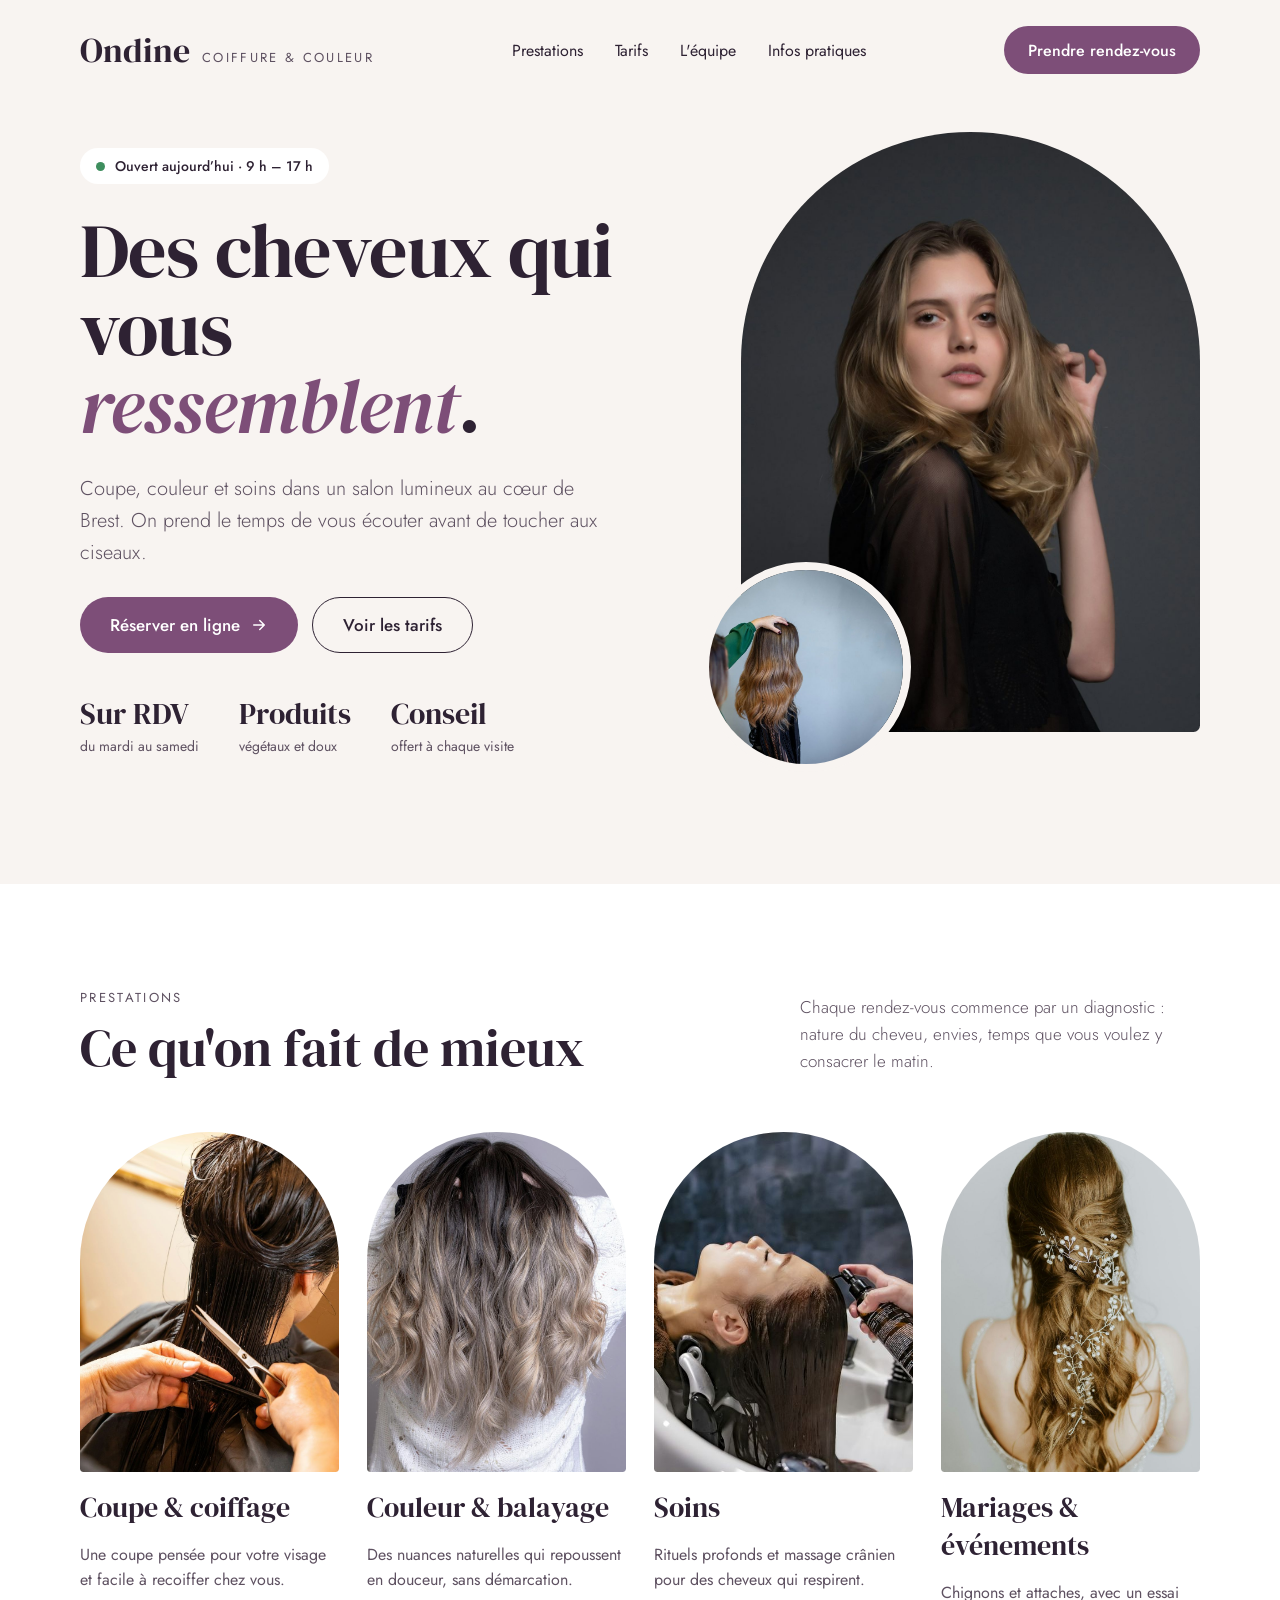
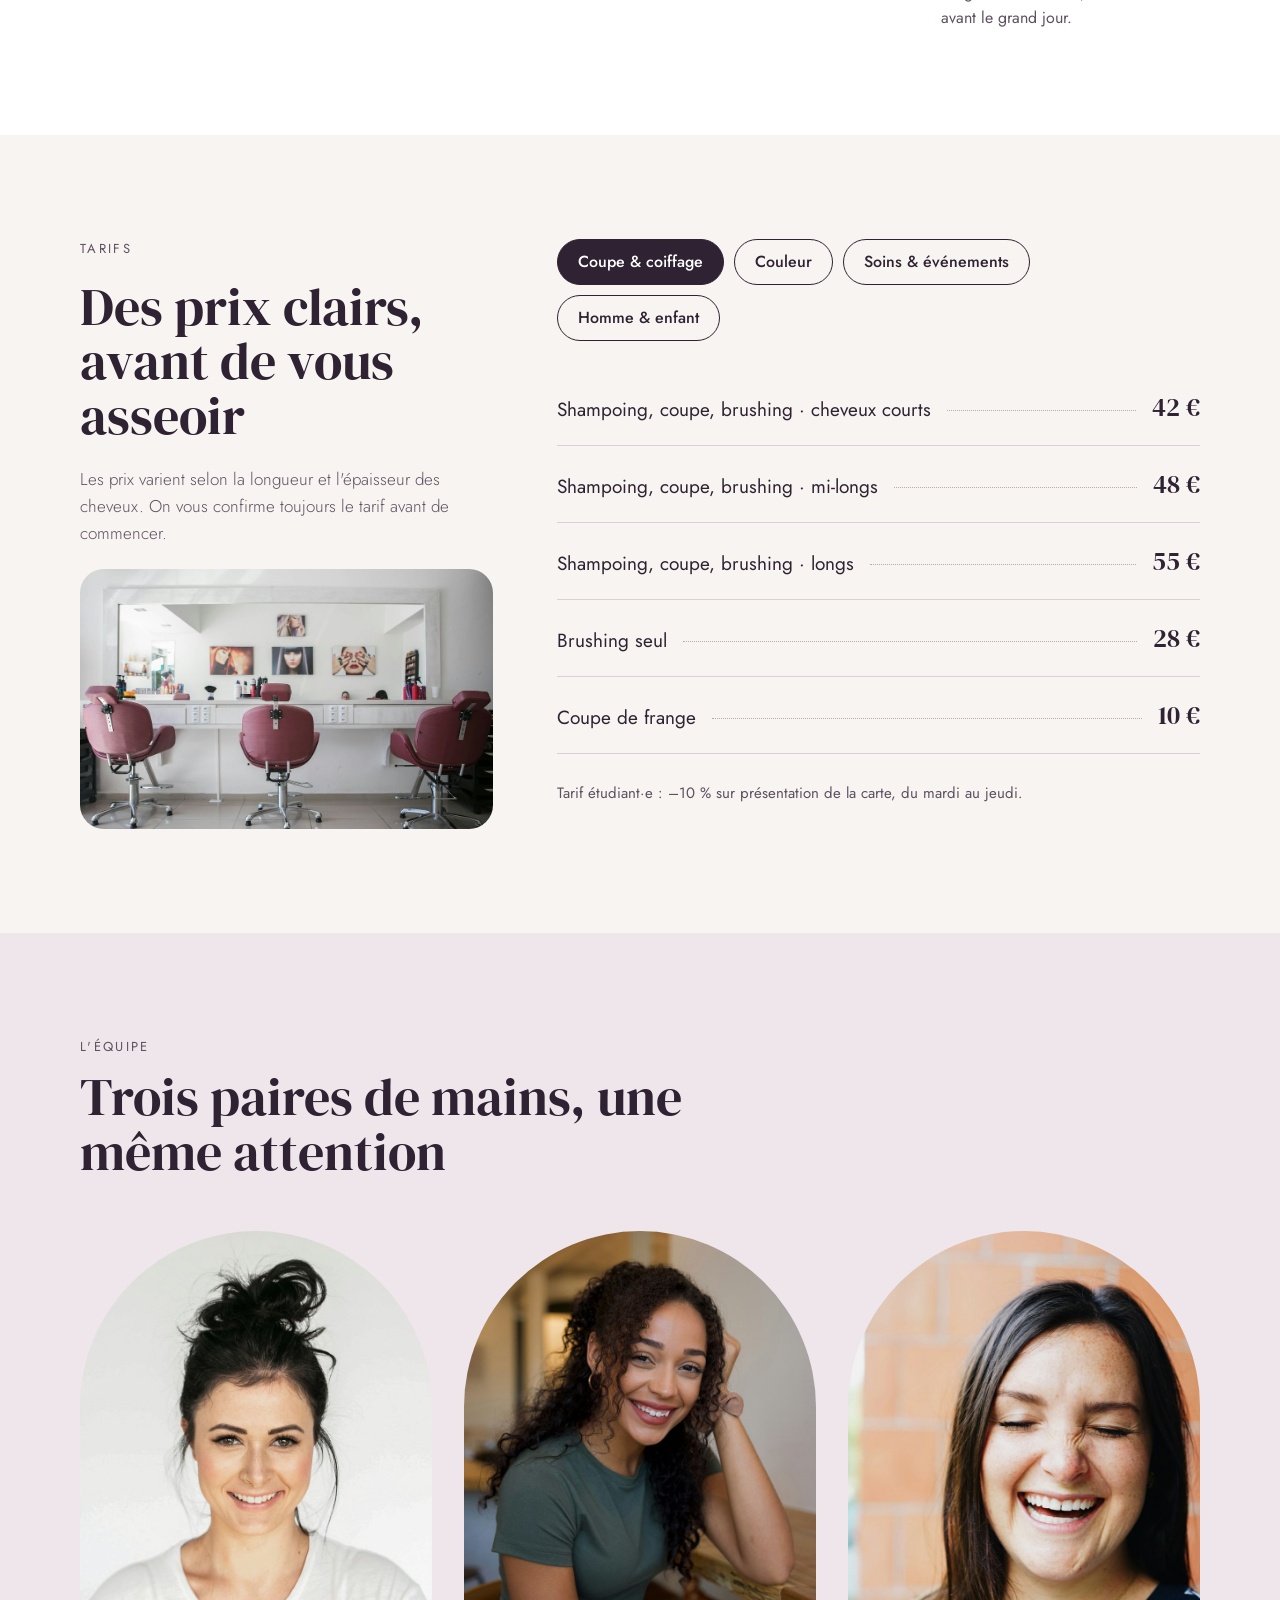
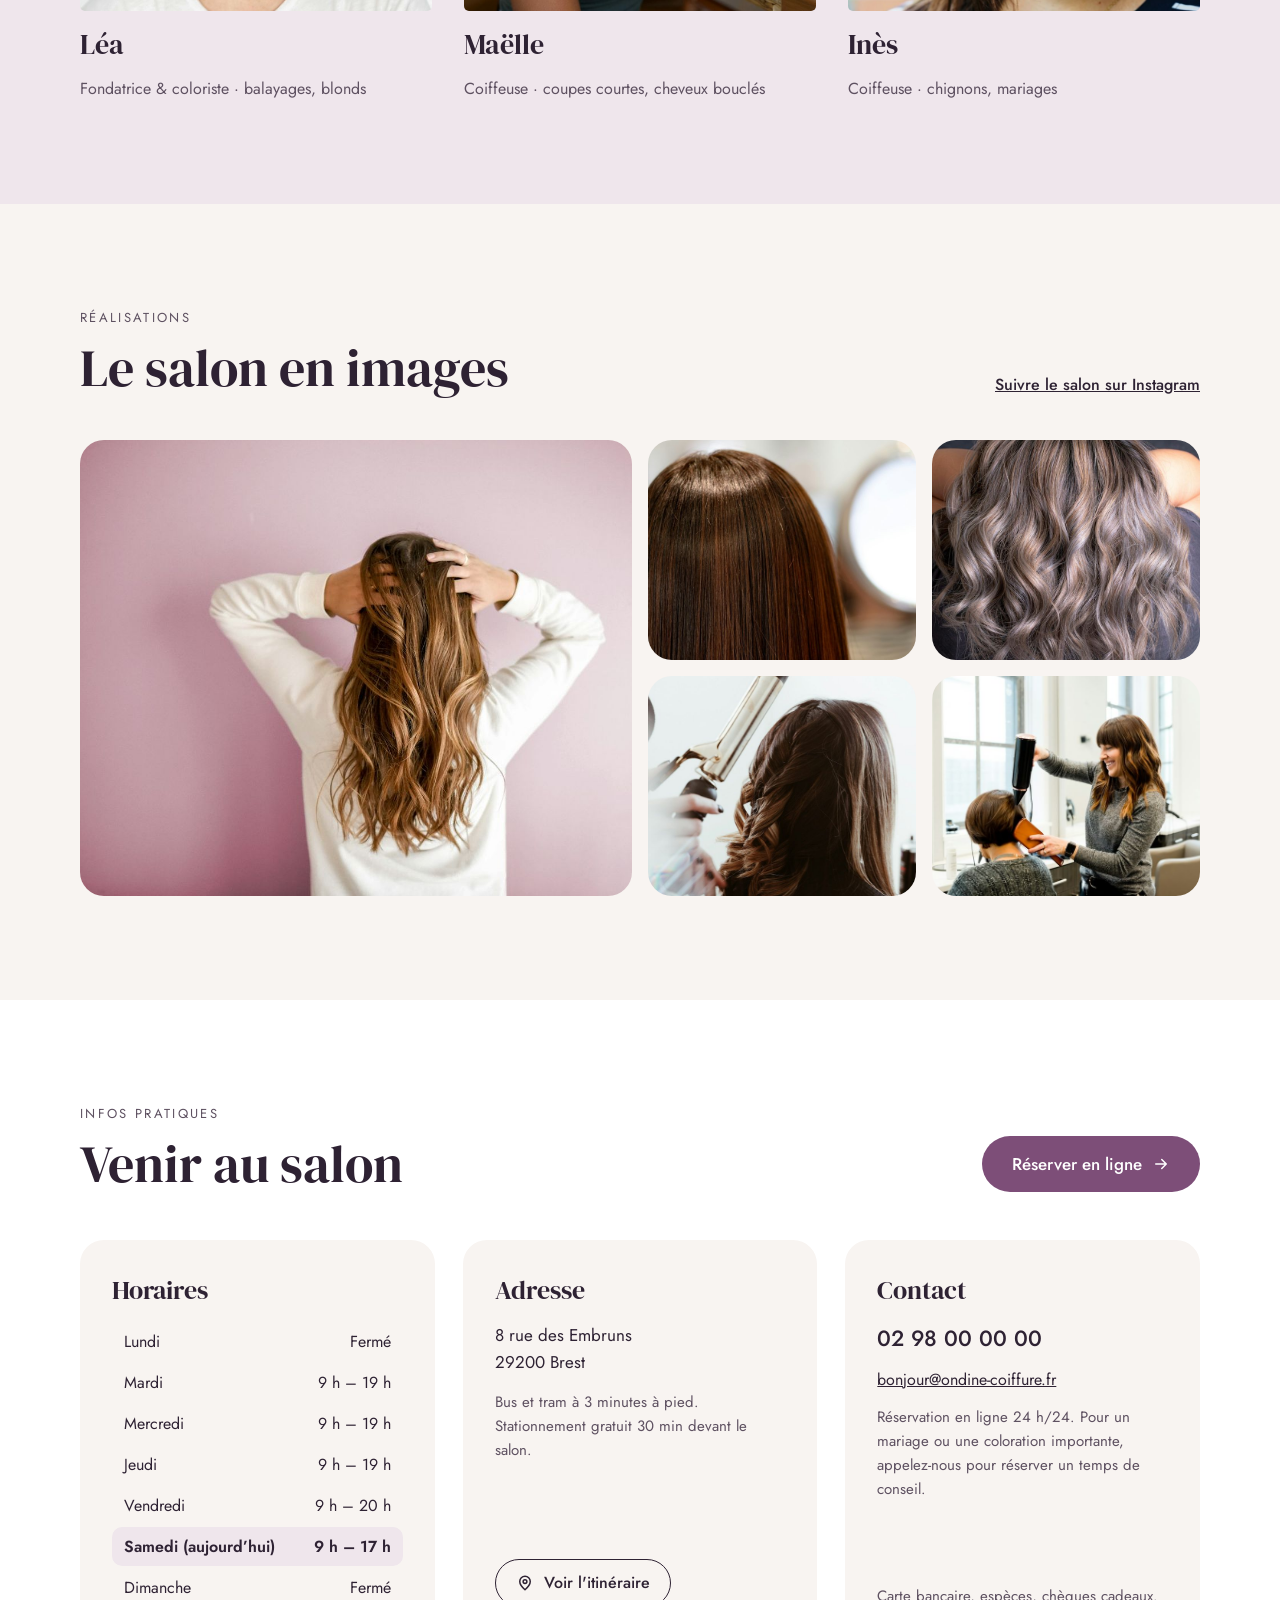
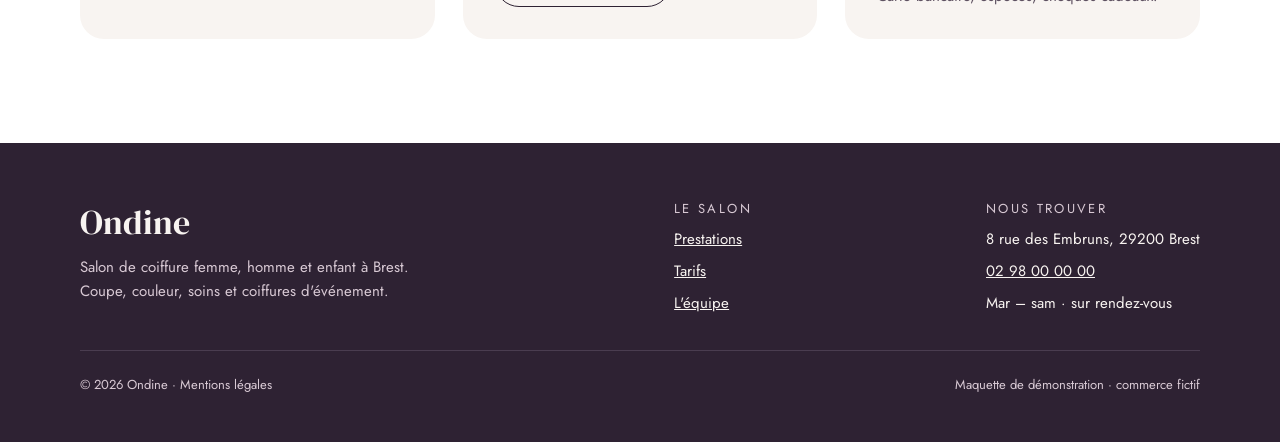
<file: maquettes/ondine/index.html>
<!doctype html>
<html lang="fr">
<head>
<meta charset="utf-8">
<meta name="viewport" content="width=device-width, initial-scale=1">
<meta name="robots" content="noindex">
<title>Ondine · Coiffure & couleur à Brest (maquette)</title>
<meta name="description" content="Maquette de démonstration : site d'un salon de coiffure fictif à Brest.">
<link rel="preconnect" href="https://fonts.googleapis.com">
<link rel="stylesheet" href="https://fonts.googleapis.com/css2?family=DM+Serif+Display:ital@0;1&amp;family=Jost:wght@300;400;500;600&amp;display=swap">
<style>
:root{--accent:#7D4E78}
html{scroll-behavior:smooth}
@media (prefers-reduced-motion: reduce){html{scroll-behavior:auto}}
body{margin:0;background:#2E2233}
*{box-sizing:border-box}
a{color:#2E2233}a:hover{color:#7D4E78}
.wrap{max-width:1200px;margin:0 auto;padding:0 40px}
.serif{font-family:'DM Serif Display',Georgia,serif;font-weight:400}
.ph{display:flex;align-items:flex-end;justify-content:flex-start;padding:16px;background:repeating-linear-gradient(135deg,#E8DCE5 0 14px,#E1D2DD 14px 28px);color:#5E5161;font-size:13px;line-height:1.4}
.ph span{background:rgba(255,255,255,.85);padding:6px 10px;border-radius:999px}
.arch{border-radius:999px 999px 28px 28px;overflow:hidden}
.nav a{text-decoration:none}
.nav a:hover{text-decoration:underline;text-underline-offset:6px}
.btn{transition:background .15s ease,transform .15s ease}
.btn:hover{transform:translateY(-2px)}
.hero{display:grid;grid-template-columns:1.1fr 1fr;gap:72px;align-items:center}
.h1{font-size:76px;line-height:1.02;letter-spacing:-0.01em}
.h2{font-size:52px;line-height:1.05}
.presta{display:grid;grid-template-columns:repeat(4,minmax(0,1fr));gap:28px}
.tarifs{display:grid;grid-template-columns:0.9fr 1.4fr;gap:64px;align-items:start}
.equipe{display:grid;grid-template-columns:repeat(3,minmax(0,1fr));gap:32px}
.galerie{display:grid;grid-template-columns:repeat(4,minmax(0,1fr));grid-auto-rows:220px;gap:16px}
.galerie .big{grid-column:span 2;grid-row:span 2}
.infos{display:grid;grid-template-columns:repeat(3,minmax(0,1fr));gap:28px}
.foot{display:flex;justify-content:space-between;gap:32px;flex-wrap:wrap}
.tab{cursor:pointer;transition:background .15s ease,color .15s ease}
li[hidden]{display:none !important}
@media (max-width:1024px){
.hero{grid-template-columns:1fr;gap:56px}
.h1{font-size:60px}
.presta{grid-template-columns:repeat(2,minmax(0,1fr))}
.tarifs{grid-template-columns:1fr;gap:36px}
.equipe{grid-template-columns:repeat(3,minmax(0,1fr));gap:20px}
.infos{grid-template-columns:1fr 1fr}
}
@media (max-width:640px){
.wrap{padding:0 16px}
.nav{display:none !important}
.h1{font-size:44px}
.h2{font-size:36px}
.infos{grid-template-columns:1fr}
.galerie{grid-template-columns:1fr 1fr;grid-auto-rows:160px}
.sous-logo{display:none}
.stats{gap:20px 28px !important}
.presta{grid-template-columns:1fr 1fr;gap:24px 14px}
.presta img{height:220px !important}
.presta h3{font-size:22px !important}
.presta p{font-size:14px !important}
.equipe{display:flex;overflow-x:auto;gap:14px;scroll-snap-type:x mandatory;scroll-padding:0 16px;margin:0 -16px;padding:0 16px 8px;scrollbar-width:none}
.equipe>article{flex:0 0 230px;scroll-snap-align:start}
.equipe img{height:290px !important}
}
</style>
</head>
<body>
<div style="font-family: 'Jost', system-ui, sans-serif; color: #2E2233; background: #F8F4F1; overflow-x: clip">

<header style="position: relative; z-index: 2">
<div class="wrap" style="display: flex; align-items: center; justify-content: space-between; gap: 24px; padding-top: 26px; padding-bottom: 26px">
<a href="#haut" style="display: flex; align-items: baseline; gap: 12px; text-decoration: none">
<span class="serif" style="font-size: 34px; line-height: 1">Ondine</span>
<span class="sous-logo" style="font-size: 13px; letter-spacing: 0.18em; text-transform: uppercase; color: #5E5161">Coiffure &amp; couleur</span>
</a>
<nav class="nav" aria-label="Menu principal" style="display: flex; gap: 32px; font-size: 16px">
<a href="#prestations">Prestations</a>
<a href="#tarifs">Tarifs</a>
<a href="#equipe">L'équipe</a>
<a href="#infos">Infos pratiques</a>
</nav>
<a class="btn" href="#infos" style="display: inline-flex; align-items: center; min-height: 48px; padding: 0 24px; border-radius: 999px; background: var(--accent); color: #FFFFFF; font-weight: 500; text-decoration: none; white-space: nowrap">Prendre rendez-vous</a>
</div>
</header>

<section id="haut" style="padding: 32px 0 112px">
<div class="wrap hero">
<div style="display: flex; flex-direction: column; gap: 28px">
<span style="align-self: flex-start; display: inline-flex; align-items: center; gap: 10px; padding: 8px 16px; border-radius: 999px; background: #FFFFFF; font-size: 14px; font-weight: 500; color: #2E2233"><span id="ouvert-dot" style="width: 9px; height: 9px; border-radius: 50%; background: #888888"></span><span id="ouvert-txt">Horaires ci-dessous</span></span>
<h1 class="serif h1" style="margin: 0">Des cheveux qui vous <em style="color: var(--accent)">ressemblent</em>.</h1>
<p style="margin: 0; font-size: 20px; line-height: 1.6; color: #5E5161; max-width: 520px; font-weight: 300">Coupe, couleur et soins dans un salon lumineux au cœur de Brest. On prend le temps de vous écouter avant de toucher aux ciseaux.</p>
<div style="display: flex; flex-wrap: wrap; gap: 14px">
<a class="btn" href="#infos" style="display: inline-flex; align-items: center; gap: 10px; min-height: 56px; padding: 0 30px; border-radius: 999px; background: var(--accent); color: #FFFFFF; font-size: 17px; font-weight: 500; text-decoration: none">Réserver en ligne <svg width="18" height="18" viewBox="0 0 24 24" fill="none" stroke="currentColor" stroke-width="2" stroke-linecap="round" stroke-linejoin="round" aria-hidden="true"><path d="M5 12h14M13 6l6 6-6 6"></path></svg></a>
<a class="btn" href="#tarifs" style="display: inline-flex; align-items: center; min-height: 56px; padding: 0 30px; border-radius: 999px; border: 1.5px solid #2E2233; color: #2E2233; font-size: 17px; font-weight: 500; text-decoration: none">Voir les tarifs</a>
</div>
<div class="stats" style="display: flex; gap: 40px; padding-top: 12px; flex-wrap: wrap">
<div style="display: flex; flex-direction: column; gap: 2px"><span class="serif" style="font-size: 30px">Sur RDV</span><span style="font-size: 14px; color: #5E5161">du mardi au samedi</span></div>
<div style="display: flex; flex-direction: column; gap: 2px"><span class="serif" style="font-size: 30px">Produits</span><span style="font-size: 14px; color: #5E5161">végétaux et doux</span></div>
<div style="display: flex; flex-direction: column; gap: 2px"><span class="serif" style="font-size: 30px">Conseil</span><span style="font-size: 14px; color: #5E5161">offert à chaque visite</span></div>
</div>
</div>
<div style="position: relative; padding: 0 0 40px 40px">
<img class="arch" src="images/hero3.jpg" alt="Portrait d'une cliente aux cheveux ondulés" style="display: block; width: 100%; height: 600px; object-fit: cover; object-position: center 25%">
<img src="images/balayage.jpg" alt="Détail d'un balayage sur cheveux longs" style="position: absolute; left: 0; bottom: 0; width: 210px; height: 210px; border-radius: 50%; border: 8px solid #F8F4F1; object-fit: cover; object-position: 30% 60%">
</div>
</div>
</section>

<section id="prestations" style="padding: 104px 0; background: #FFFFFF">
<div class="wrap" style="display: flex; flex-direction: column; gap: 56px">
<div style="display: flex; justify-content: space-between; align-items: flex-end; gap: 32px; flex-wrap: wrap">
<div style="display: flex; flex-direction: column; gap: 14px; max-width: 620px">
<span style="font-size: 13px; letter-spacing: 0.18em; text-transform: uppercase; color: #5E5161">Prestations</span>
<h2 class="serif h2" style="margin: 0">Ce qu'on fait de mieux</h2>
</div>
<p style="margin: 0; max-width: 400px; font-size: 17px; line-height: 1.6; color: #5E5161; font-weight: 300">Chaque rendez-vous commence par un diagnostic : nature du cheveu, envies, temps que vous voulez y consacrer le matin.</p>
</div>
<div class="presta">
<article style="display: flex; flex-direction: column; gap: 16px">
<img loading="lazy" class="arch" src="images/p6.jpg" alt="Coupe aux ciseaux sur cheveux longs" style="display: block; width: 100%; height: 340px; object-fit: cover">
<h3 class="serif" style="margin: 0; font-size: 28px">Coupe &amp; coiffage</h3>
<p style="margin: 0; font-size: 16px; line-height: 1.6; color: #5E5161">Une coupe pensée pour votre visage et facile à recoiffer chez vous.</p>
</article>
<article style="display: flex; flex-direction: column; gap: 16px">
<img loading="lazy" class="arch" src="images/couleur1.jpg" alt="Balayage cendré sur cheveux ondulés" style="display: block; width: 100%; height: 340px; object-fit: cover">
<h3 class="serif" style="margin: 0; font-size: 28px">Couleur &amp; balayage</h3>
<p style="margin: 0; font-size: 16px; line-height: 1.6; color: #5E5161">Des nuances naturelles qui repoussent en douceur, sans démarcation.</p>
</article>
<article style="display: flex; flex-direction: column; gap: 16px">
<img loading="lazy" class="arch" src="images/soin1.jpg" alt="Soin au bac" style="display: block; width: 100%; height: 340px; object-fit: cover; object-position: 60% center">
<h3 class="serif" style="margin: 0; font-size: 28px">Soins</h3>
<p style="margin: 0; font-size: 16px; line-height: 1.6; color: #5E5161">Rituels profonds et massage crânien pour des cheveux qui respirent.</p>
</article>
<article style="display: flex; flex-direction: column; gap: 16px">
<img loading="lazy" class="arch" src="images/mariage1.jpg" alt="Coiffure de mariée avec accessoire fleuri" style="display: block; width: 100%; height: 340px; object-fit: cover; object-position: center 20%">
<h3 class="serif" style="margin: 0; font-size: 28px">Mariages &amp; événements</h3>
<p style="margin: 0; font-size: 16px; line-height: 1.6; color: #5E5161">Chignons et attaches, avec un essai avant le grand jour.</p>
</article>
</div>
</div>
</section>

<section id="tarifs" style="padding: 104px 0">
<div class="wrap tarifs">
<div style="display: flex; flex-direction: column; gap: 22px">
<span style="font-size: 13px; letter-spacing: 0.18em; text-transform: uppercase; color: #5E5161">Tarifs</span>
<h2 class="serif h2" style="margin: 0">Des prix clairs, avant de vous asseoir</h2>
<p style="margin: 0; font-size: 17px; line-height: 1.6; color: #5E5161; font-weight: 300">Les prix varient selon la longueur et l'épaisseur des cheveux. On vous confirme toujours le tarif avant de commencer.</p>
<img loading="lazy" src="images/interieur1.jpg" alt="Intérieur du salon, fauteuils roses et grand miroir" style="display: block; width: 100%; height: 260px; object-fit: cover; border-radius: 24px">
</div>
<div style="display: flex; flex-direction: column; gap: 28px">
<div role="group" aria-label="Catégories de tarifs" style="display: flex; flex-wrap: wrap; gap: 10px">
<button data-tab="coupe" type="button" class="tab" aria-pressed="true" style="min-height: 46px; padding: 0 20px; border-radius: 999px; border: 1.5px solid #2E2233; background: #2E2233; color: #FFFFFF; font-family: inherit; font-size: 16px; font-weight: 500">Coupe & coiffage</button>
<button data-tab="couleur" type="button" class="tab" aria-pressed="false" style="min-height: 46px; padding: 0 20px; border-radius: 999px; border: 1.5px solid #2E2233; background: transparent; color: #2E2233; font-family: inherit; font-size: 16px; font-weight: 500">Couleur</button>
<button data-tab="soins" type="button" class="tab" aria-pressed="false" style="min-height: 46px; padding: 0 20px; border-radius: 999px; border: 1.5px solid #2E2233; background: transparent; color: #2E2233; font-family: inherit; font-size: 16px; font-weight: 500">Soins & événements</button>
<button data-tab="homme" type="button" class="tab" aria-pressed="false" style="min-height: 46px; padding: 0 20px; border-radius: 999px; border: 1.5px solid #2E2233; background: transparent; color: #2E2233; font-family: inherit; font-size: 16px; font-weight: 500">Homme & enfant</button>
</div>
<ul style="margin: 0; padding: 0; list-style: none; display: flex; flex-direction: column">
<li data-ligne="coupe" style="display: flex; align-items: baseline; gap: 16px; padding: 20px 0; border-bottom: 1px solid #DCCFD6">
<span style="font-size: 19px">Shampoing, coupe, brushing · cheveux courts</span>
<span aria-hidden="true" style="flex: 1; border-bottom: 1.5px dotted #B9A9B5; transform: translateY(-5px)"></span>
<span class="serif" style="font-size: 26px; white-space: nowrap">42 €</span>
</li>
<li data-ligne="coupe" style="display: flex; align-items: baseline; gap: 16px; padding: 20px 0; border-bottom: 1px solid #DCCFD6">
<span style="font-size: 19px">Shampoing, coupe, brushing · mi-longs</span>
<span aria-hidden="true" style="flex: 1; border-bottom: 1.5px dotted #B9A9B5; transform: translateY(-5px)"></span>
<span class="serif" style="font-size: 26px; white-space: nowrap">48 €</span>
</li>
<li data-ligne="coupe" style="display: flex; align-items: baseline; gap: 16px; padding: 20px 0; border-bottom: 1px solid #DCCFD6">
<span style="font-size: 19px">Shampoing, coupe, brushing · longs</span>
<span aria-hidden="true" style="flex: 1; border-bottom: 1.5px dotted #B9A9B5; transform: translateY(-5px)"></span>
<span class="serif" style="font-size: 26px; white-space: nowrap">55 €</span>
</li>
<li data-ligne="coupe" style="display: flex; align-items: baseline; gap: 16px; padding: 20px 0; border-bottom: 1px solid #DCCFD6">
<span style="font-size: 19px">Brushing seul</span>
<span aria-hidden="true" style="flex: 1; border-bottom: 1.5px dotted #B9A9B5; transform: translateY(-5px)"></span>
<span class="serif" style="font-size: 26px; white-space: nowrap">28 €</span>
</li>
<li data-ligne="coupe" style="display: flex; align-items: baseline; gap: 16px; padding: 20px 0; border-bottom: 1px solid #DCCFD6">
<span style="font-size: 19px">Coupe de frange</span>
<span aria-hidden="true" style="flex: 1; border-bottom: 1.5px dotted #B9A9B5; transform: translateY(-5px)"></span>
<span class="serif" style="font-size: 26px; white-space: nowrap">10 €</span>
</li>
<li data-ligne="couleur" hidden style="display: flex; align-items: baseline; gap: 16px; padding: 20px 0; border-bottom: 1px solid #DCCFD6">
<span style="font-size: 19px">Couleur racines</span>
<span aria-hidden="true" style="flex: 1; border-bottom: 1.5px dotted #B9A9B5; transform: translateY(-5px)"></span>
<span class="serif" style="font-size: 26px; white-space: nowrap">45 €</span>
</li>
<li data-ligne="couleur" hidden style="display: flex; align-items: baseline; gap: 16px; padding: 20px 0; border-bottom: 1px solid #DCCFD6">
<span style="font-size: 19px">Couleur complète</span>
<span aria-hidden="true" style="flex: 1; border-bottom: 1.5px dotted #B9A9B5; transform: translateY(-5px)"></span>
<span class="serif" style="font-size: 26px; white-space: nowrap">dès 58 €</span>
</li>
<li data-ligne="couleur" hidden style="display: flex; align-items: baseline; gap: 16px; padding: 20px 0; border-bottom: 1px solid #DCCFD6">
<span style="font-size: 19px">Balayage</span>
<span aria-hidden="true" style="flex: 1; border-bottom: 1.5px dotted #B9A9B5; transform: translateY(-5px)"></span>
<span class="serif" style="font-size: 26px; white-space: nowrap">dès 85 €</span>
</li>
<li data-ligne="couleur" hidden style="display: flex; align-items: baseline; gap: 16px; padding: 20px 0; border-bottom: 1px solid #DCCFD6">
<span style="font-size: 19px">Patine ou gloss</span>
<span aria-hidden="true" style="flex: 1; border-bottom: 1.5px dotted #B9A9B5; transform: translateY(-5px)"></span>
<span class="serif" style="font-size: 26px; white-space: nowrap">25 €</span>
</li>
<li data-ligne="soins" hidden style="display: flex; align-items: baseline; gap: 16px; padding: 20px 0; border-bottom: 1px solid #DCCFD6">
<span style="font-size: 19px">Soin profond</span>
<span aria-hidden="true" style="flex: 1; border-bottom: 1.5px dotted #B9A9B5; transform: translateY(-5px)"></span>
<span class="serif" style="font-size: 26px; white-space: nowrap">18 €</span>
</li>
<li data-ligne="soins" hidden style="display: flex; align-items: baseline; gap: 16px; padding: 20px 0; border-bottom: 1px solid #DCCFD6">
<span style="font-size: 19px">Rituel détente (massage crânien et soin)</span>
<span aria-hidden="true" style="flex: 1; border-bottom: 1.5px dotted #B9A9B5; transform: translateY(-5px)"></span>
<span class="serif" style="font-size: 26px; white-space: nowrap">30 €</span>
</li>
<li data-ligne="soins" hidden style="display: flex; align-items: baseline; gap: 16px; padding: 20px 0; border-bottom: 1px solid #DCCFD6">
<span style="font-size: 19px">Chignon ou attache</span>
<span aria-hidden="true" style="flex: 1; border-bottom: 1.5px dotted #B9A9B5; transform: translateY(-5px)"></span>
<span class="serif" style="font-size: 26px; white-space: nowrap">dès 45 €</span>
</li>
<li data-ligne="soins" hidden style="display: flex; align-items: baseline; gap: 16px; padding: 20px 0; border-bottom: 1px solid #DCCFD6">
<span style="font-size: 19px">Essai coiffure de mariée</span>
<span aria-hidden="true" style="flex: 1; border-bottom: 1.5px dotted #B9A9B5; transform: translateY(-5px)"></span>
<span class="serif" style="font-size: 26px; white-space: nowrap">sur devis</span>
</li>
<li data-ligne="homme" hidden style="display: flex; align-items: baseline; gap: 16px; padding: 20px 0; border-bottom: 1px solid #DCCFD6">
<span style="font-size: 19px">Coupe homme</span>
<span aria-hidden="true" style="flex: 1; border-bottom: 1.5px dotted #B9A9B5; transform: translateY(-5px)"></span>
<span class="serif" style="font-size: 26px; white-space: nowrap">26 €</span>
</li>
<li data-ligne="homme" hidden style="display: flex; align-items: baseline; gap: 16px; padding: 20px 0; border-bottom: 1px solid #DCCFD6">
<span style="font-size: 19px">Coupe enfant (moins de 10 ans)</span>
<span aria-hidden="true" style="flex: 1; border-bottom: 1.5px dotted #B9A9B5; transform: translateY(-5px)"></span>
<span class="serif" style="font-size: 26px; white-space: nowrap">16 €</span>
</li>
<li data-ligne="homme" hidden style="display: flex; align-items: baseline; gap: 16px; padding: 20px 0; border-bottom: 1px solid #DCCFD6">
<span style="font-size: 19px">Coupe et barbe</span>
<span aria-hidden="true" style="flex: 1; border-bottom: 1.5px dotted #B9A9B5; transform: translateY(-5px)"></span>
<span class="serif" style="font-size: 26px; white-space: nowrap">34 €</span>
</li>
</ul>
<p style="margin: 0; font-size: 15px; color: #5E5161">Tarif étudiant·e : –10 % sur présentation de la carte, du mardi au jeudi.</p>
</div>
</div>
</section>

<section id="equipe" style="padding: 104px 0; background: #EFE6EC">
<div class="wrap" style="display: flex; flex-direction: column; gap: 52px">
<div style="display: flex; flex-direction: column; gap: 14px; max-width: 620px">
<span style="font-size: 13px; letter-spacing: 0.18em; text-transform: uppercase; color: #5E5161">L'équipe</span>
<h2 class="serif h2" style="margin: 0">Trois paires de mains, une même attention</h2>
</div>
<div class="equipe">
<article style="display: flex; flex-direction: column; gap: 14px">
<img loading="lazy" class="arch" src="images/p1.jpg" alt="Portrait de Léa" style="display: block; width: 100%; height: 380px; object-fit: cover; object-position: center 20%">
<h3 class="serif" style="margin: 0; font-size: 28px">Léa</h3>
<p style="margin: 0; font-size: 16px; color: #5E5161">Fondatrice &amp; coloriste · balayages, blonds</p>
</article>
<article style="display: flex; flex-direction: column; gap: 14px">
<img loading="lazy" class="arch" src="images/p2.jpg" alt="Portrait de Maëlle" style="display: block; width: 100%; height: 380px; object-fit: cover; object-position: center 20%">
<h3 class="serif" style="margin: 0; font-size: 28px">Maëlle</h3>
<p style="margin: 0; font-size: 16px; color: #5E5161">Coiffeuse · coupes courtes, cheveux bouclés</p>
</article>
<article style="display: flex; flex-direction: column; gap: 14px">
<img loading="lazy" class="arch" src="images/p4.jpg" alt="Portrait d'Inès" style="display: block; width: 100%; height: 380px; object-fit: cover; object-position: center 20%">
<h3 class="serif" style="margin: 0; font-size: 28px">Inès</h3>
<p style="margin: 0; font-size: 16px; color: #5E5161">Coiffeuse · chignons, mariages</p>
</article>
</div>
</div>
</section>

<section style="padding: 104px 0">
<div class="wrap" style="display: flex; flex-direction: column; gap: 44px">
<div style="display: flex; justify-content: space-between; align-items: flex-end; gap: 24px; flex-wrap: wrap">
<div style="display: flex; flex-direction: column; gap: 14px">
<span style="font-size: 13px; letter-spacing: 0.18em; text-transform: uppercase; color: #5E5161">Réalisations</span>
<h2 class="serif h2" style="margin: 0">Le salon en images</h2>
</div>
<a href="#infos" style="font-size: 16px; font-weight: 500">Suivre le salon sur Instagram</a>
</div>
<div class="galerie">
<img loading="lazy" class="big" src="images/hero1.jpg" alt="Ondulations caramel vues de dos, mur rose" style="display: block; width: 100%; height: 100%; object-fit: cover; border-radius: 24px">
<img loading="lazy" src="images/gal1.jpg" alt="Carré net" style="display: block; width: 100%; height: 100%; object-fit: cover; border-radius: 24px">
<img loading="lazy" src="images/gal2.jpg" alt="Boucles souples cendrées" style="display: block; width: 100%; height: 100%; object-fit: cover; border-radius: 24px">
<img loading="lazy" src="images/gal4.jpg" alt="Mise en boucles au fer" style="display: block; width: 100%; height: 100%; object-fit: cover; border-radius: 24px">
<img loading="lazy" src="images/gal3.jpg" alt="Brushing au salon" style="display: block; width: 100%; height: 100%; object-fit: cover; border-radius: 24px">
</div>
</div>
</section>

<section id="infos" style="padding: 104px 0; background: #FFFFFF">
<div class="wrap" style="display: flex; flex-direction: column; gap: 48px">
<div style="display: flex; justify-content: space-between; align-items: flex-end; gap: 32px; flex-wrap: wrap">
<div style="display: flex; flex-direction: column; gap: 14px">
<span style="font-size: 13px; letter-spacing: 0.18em; text-transform: uppercase; color: #5E5161">Infos pratiques</span>
<h2 class="serif h2" style="margin: 0">Venir au salon</h2>
</div>
<a class="btn" href="#infos" style="display: inline-flex; align-items: center; gap: 10px; min-height: 56px; padding: 0 30px; border-radius: 999px; background: var(--accent); color: #FFFFFF; font-size: 17px; font-weight: 500; text-decoration: none">Réserver en ligne <svg width="18" height="18" viewBox="0 0 24 24" fill="none" stroke="currentColor" stroke-width="2" stroke-linecap="round" stroke-linejoin="round" aria-hidden="true"><path d="M5 12h14M13 6l6 6-6 6"></path></svg></a>
</div>
<div class="infos">
<div style="display: flex; flex-direction: column; gap: 14px; padding: 32px; border-radius: 24px; background: #F8F4F1">
<h3 class="serif" style="margin: 0; font-size: 26px">Horaires</h3>
<ul style="margin: 0; padding: 0; list-style: none; display: flex; flex-direction: column; gap: 2px">
<li data-day="1" style="display: flex; justify-content: space-between; gap: 12px; padding: 8px 12px; border-radius: 10px; background: transparent; font-weight: 400; font-size: 16px"><span>Lundi</span><span>Fermé</span></li>
<li data-day="2" style="display: flex; justify-content: space-between; gap: 12px; padding: 8px 12px; border-radius: 10px; background: transparent; font-weight: 400; font-size: 16px"><span>Mardi</span><span>9 h – 19 h</span></li>
<li data-day="3" style="display: flex; justify-content: space-between; gap: 12px; padding: 8px 12px; border-radius: 10px; background: transparent; font-weight: 400; font-size: 16px"><span>Mercredi</span><span>9 h – 19 h</span></li>
<li data-day="4" style="display: flex; justify-content: space-between; gap: 12px; padding: 8px 12px; border-radius: 10px; background: transparent; font-weight: 400; font-size: 16px"><span>Jeudi</span><span>9 h – 19 h</span></li>
<li data-day="5" style="display: flex; justify-content: space-between; gap: 12px; padding: 8px 12px; border-radius: 10px; background: transparent; font-weight: 400; font-size: 16px"><span>Vendredi</span><span>9 h – 20 h</span></li>
<li data-day="6" style="display: flex; justify-content: space-between; gap: 12px; padding: 8px 12px; border-radius: 10px; background: transparent; font-weight: 400; font-size: 16px"><span>Samedi</span><span>9 h – 17 h</span></li>
<li data-day="0" style="display: flex; justify-content: space-between; gap: 12px; padding: 8px 12px; border-radius: 10px; background: transparent; font-weight: 400; font-size: 16px"><span>Dimanche</span><span>Fermé</span></li>
</ul>
</div>
<div style="display: flex; flex-direction: column; gap: 14px; padding: 32px; border-radius: 24px; background: #F8F4F1">
<h3 class="serif" style="margin: 0; font-size: 26px">Adresse</h3>
<p style="margin: 0; font-size: 17px; line-height: 1.6">8 rue des Embruns<br>29200 Brest</p>
<p style="margin: 0; font-size: 15px; line-height: 1.6; color: #5E5161">Bus et tram à 3 minutes à pied. Stationnement gratuit 30 min devant le salon.</p>
<a href="https://www.google.com/maps/search/?api=1&amp;query=Brest" style="margin-top: auto; align-self: flex-start; display: inline-flex; align-items: center; gap: 10px; min-height: 48px; padding: 0 20px; border-radius: 999px; border: 1.5px solid #2E2233; font-weight: 500; text-decoration: none"><svg width="18" height="18" viewBox="0 0 24 24" fill="none" stroke="currentColor" stroke-width="2" stroke-linecap="round" stroke-linejoin="round" aria-hidden="true"><path d="M12 21s-7-6.1-7-11a7 7 0 0 1 14 0c0 4.9-7 11-7 11z"></path><circle cx="12" cy="10" r="2.5"></circle></svg>Voir l'itinéraire</a>
</div>
<div style="display: flex; flex-direction: column; gap: 14px; padding: 32px; border-radius: 24px; background: #F8F4F1">
<h3 class="serif" style="margin: 0; font-size: 26px">Contact</h3>
<a href="tel:+33298000000" style="font-size: 22px; font-weight: 500; text-decoration: none">02 98 00 00 00</a>
<a href="mailto:bonjour@ondine-coiffure.fr" style="font-size: 16px">bonjour@ondine-coiffure.fr</a>
<p style="margin: 0; font-size: 15px; line-height: 1.6; color: #5E5161">Réservation en ligne 24 h/24. Pour un mariage ou une coloration importante, appelez-nous pour réserver un temps de conseil.</p>
<p style="margin: auto 0 0; font-size: 15px; color: #5E5161">Carte bancaire, espèces, chèques cadeaux.</p>
</div>
</div>
</div>
</section>

<footer style="background: #2E2233; color: #F8F4F1; padding: 56px 0 48px">
<div class="wrap" style="display: flex; flex-direction: column; gap: 36px">
<div class="foot">
<div style="display: flex; flex-direction: column; gap: 10px; max-width: 360px">
<span class="serif" style="font-size: 34px">Ondine</span>
<span style="font-size: 15px; line-height: 1.6; color: #D8C9D4">Salon de coiffure femme, homme et enfant à Brest. Coupe, couleur, soins et coiffures d'événement.</span>
</div>
<div style="display: flex; flex-direction: column; gap: 10px; font-size: 15px">
<span style="font-size: 13px; letter-spacing: 0.18em; text-transform: uppercase; color: #D8C9D4">Le salon</span>
<a href="#prestations" style="color: #F8F4F1">Prestations</a>
<a href="#tarifs" style="color: #F8F4F1">Tarifs</a>
<a href="#equipe" style="color: #F8F4F1">L'équipe</a>
</div>
<div style="display: flex; flex-direction: column; gap: 10px; font-size: 15px">
<span style="font-size: 13px; letter-spacing: 0.18em; text-transform: uppercase; color: #D8C9D4">Nous trouver</span>
<span>8 rue des Embruns, 29200 Brest</span>
<a href="tel:+33298000000" style="color: #F8F4F1">02 98 00 00 00</a>
<span>Mar – sam · sur rendez-vous</span>
</div>
</div>
<div style="display: flex; justify-content: space-between; gap: 16px; flex-wrap: wrap; padding-top: 24px; border-top: 1px solid #4A3D50; font-size: 13px; color: #D8C9D4">
<span>© 2026 Ondine · Mentions légales</span>
<span>Maquette de démonstration · commerce fictif</span>
</div>
</div>
</footer>

</div>
<script>
(function(){
  var H=["Fermé", "Fermé", "9 h – 19 h", "9 h – 19 h", "9 h – 19 h", "9 h – 20 h", "9 h – 17 h"], d=new Date().getDay();
  var li=document.querySelector('li[data-day="'+d+'"]');
  if(li){li.style.background='#EFE6EC';li.style.fontWeight='600';li.firstElementChild.textContent+=' (aujourd\u2019hui)';}
  var open=H[d]!=='Fermé', dot=document.getElementById('ouvert-dot'), txt=document.getElementById('ouvert-txt');
  if(dot){dot.style.background=open?'#3E8E5E':'#B4534A';txt.textContent=open?'Ouvert aujourd\u2019hui · '+H[d]:'Fermé aujourd\u2019hui · réouverture mardi 9 h';}
  var tabs=document.querySelectorAll('button[data-tab]');
  tabs.forEach(function(b){b.addEventListener('click',function(){
    var id=b.getAttribute('data-tab');
    tabs.forEach(function(x){var on=x===b;x.style.background=on?'#2E2233':'transparent';x.style.color=on?'#FFFFFF':'#2E2233';x.setAttribute('aria-pressed',on?'true':'false');});
    document.querySelectorAll('li[data-ligne]').forEach(function(l){l.hidden=l.getAttribute('data-ligne')!==id;});
  });});
})();
</script>
</body>
</html>
</file>
<file: css/style.css>
/* ==========================================================================
   Portfolio Perret Cheun · direction « Arcade »
   Les couleurs, polices et ombres sont réglées ici, dans :root.
   ========================================================================== */

/* ---------- Polices (hébergées avec le site, licence SIL OFL) ---------- */
@font-face { font-family: 'Rubik'; font-weight: 400; font-style: normal; font-display: swap; src: url('../assets/fonts/rubik-latin-400-normal.woff2') format('woff2'); }
@font-face { font-family: 'Rubik'; font-weight: 500; font-style: normal; font-display: swap; src: url('../assets/fonts/rubik-latin-500-normal.woff2') format('woff2'); }
@font-face { font-family: 'Rubik'; font-weight: 700; font-style: normal; font-display: swap; src: url('../assets/fonts/rubik-latin-700-normal.woff2') format('woff2'); }
@font-face { font-family: 'Rubik'; font-weight: 800; font-style: normal; font-display: swap; src: url('../assets/fonts/rubik-latin-800-normal.woff2') format('woff2'); }
@font-face { font-family: 'Rubik'; font-weight: 900; font-style: normal; font-display: swap; src: url('../assets/fonts/rubik-latin-900-normal.woff2') format('woff2'); }
@font-face { font-family: 'Press Start 2P'; font-weight: 400; font-style: normal; font-display: swap; src: url('../assets/fonts/press-start-2p-latin-400-normal.woff2') format('woff2'); }

:root {
  --navy: #17123A;      /* fond principal */
  --navy-2: #231C55;    /* fond des blocs sur le bleu */
  --yellow: #FFD447;    /* accent principal */
  --coral: #FF6B4A;
  --mint: #3DDC97;
  --sky: #7FB2FF;
  --ink: #000000;       /* contours et ombres */
  --white: #FFFFFF;
  --lavender: #D9D5F2;  /* texte secondaire sur le bleu */

  --font: 'Rubik', system-ui, sans-serif;
  --px: 'Press Start 2P', ui-monospace, monospace;

  --border: 4px solid var(--ink);
  --shadow: 8px 8px 0 var(--ink);
  --wrap: 1200px;
  --gutter: clamp(16px, 4vw, 28px);
  --ease-out: cubic-bezier(.2, .9, .3, 1.2);
}

/* ---------- Base ---------- */
*, *::before, *::after { box-sizing: border-box; }
html { -webkit-text-size-adjust: 100%; }
html.lenis, html.lenis body { height: auto; }
.lenis.lenis-smooth { scroll-behavior: auto !important; }
body {
  margin: 0;
  background: var(--navy);
  color: var(--white);
  font-family: var(--font);
  font-size: 18px;
  line-height: 1.55;
  overflow-x: hidden;
}
img { max-width: 100%; height: auto; display: block; }
a { color: inherit; }
a:hover { color: var(--yellow); }
h1, h2, h3, p, ul, ol { margin: 0; }
code { font-family: ui-monospace, 'SFMono-Regular', Menlo, monospace; font-size: .9em; }
:focus-visible { outline: 3px solid var(--yellow); outline-offset: 3px; }
::selection { background: var(--yellow); color: var(--ink); }

.wrap { max-width: var(--wrap); margin: 0 auto; padding-inline: var(--gutter); }
.sr { position: absolute; width: 1px; height: 1px; overflow: hidden; clip: rect(0 0 0 0); white-space: nowrap; }
.skip { position: absolute; left: 16px; top: -60px; z-index: 300; background: var(--yellow); color: var(--ink); padding: 12px 16px; font-weight: 800; border: var(--border); }
.skip:focus { top: 16px; }

/* ---------- Petits éléments ---------- */
.px { font-family: var(--px); font-size: 12px; line-height: 1.7; letter-spacing: .02em; }
.px--mint { color: var(--mint); }
.px--yellow { color: var(--yellow); }

.tag {
  display: inline-flex; align-items: center; gap: 8px; align-self: flex-start;
  font-family: var(--px); font-size: 10px; line-height: 1.6;
  padding: 8px 10px; border: 2px solid var(--ink); color: var(--ink);
}
.tag--mint { background: var(--mint); }
.tag--coral { background: var(--coral); }
.tag--yellow { background: var(--yellow); }
.tag--white { background: var(--white); }
.tag--black { background: var(--ink); color: var(--yellow); }
.tag--sm { font-size: 8px; }
.hero .tag { font-size: 12px; padding: 10px 14px; border-width: 3px; box-shadow: 4px 4px 0 var(--ink); }
.blink { animation: blink 1s steps(1) infinite; color: var(--coral); }
@keyframes blink { 50% { opacity: 0; } }

/* Boutons « touche d'arcade » : ils s'enfoncent au clic */
.btns { display: flex; flex-wrap: wrap; gap: 14px; }
.btn {
  display: inline-flex; align-items: center; gap: 10px;
  min-height: 52px; padding: 0 24px;
  font-weight: 800; font-size: 17px; text-decoration: none;
  border: 3px solid var(--ink); box-shadow: 5px 5px 0 var(--ink);
  transition: transform .12s var(--ease-out), box-shadow .12s var(--ease-out);
}
.btn:hover { transform: translate(-2px, -2px); box-shadow: 7px 7px 0 var(--ink); }
.btn:active { transform: translate(5px, 5px); box-shadow: 0 0 0 var(--ink); transition-duration: .05s; }
.btn--accent { background: var(--yellow); color: var(--ink); }
.btn--white { background: var(--white); color: var(--ink); }
.btn--black { background: var(--ink); color: var(--yellow); box-shadow: 5px 5px 0 var(--white); }
.btn--black:hover { color: var(--yellow); box-shadow: 7px 7px 0 var(--white); }
.btn--accent:hover, .btn--white:hover { color: var(--ink); }

/* ---------- Écran PRESS START ---------- */
.intro { display: none; }
.js .intro.is-on {
  display: grid; place-items: center; position: fixed; inset: 0; z-index: 200;
  background: var(--navy); cursor: pointer; text-align: center; padding: 24px;
}
.intro__title { font-family: var(--px); font-size: clamp(28px, 7vw, 64px); line-height: 1.25; color: var(--white); text-shadow: 6px 6px 0 var(--ink); }
.intro__title span { color: var(--yellow); }
.intro__press { margin-top: 48px; font-family: var(--px); font-size: clamp(14px, 2.4vw, 20px); color: var(--mint); animation: blink 1s steps(1) infinite; }
.intro__hint { margin-top: 16px; color: var(--lavender); font-size: 15px; }

/* ---------- Barre d'XP (progression de lecture) ---------- */
.xpbar { position: fixed; inset: 0 0 auto; height: 6px; z-index: 120; background: rgba(0,0,0,.35); }
.xpbar__fill { height: 100%; width: 100%; transform-origin: left; transform: scaleX(0); background: repeating-linear-gradient(90deg, var(--mint) 0 18px, #2fb67c 18px 20px); }

/* ---------- Navigation ---------- */
.nav { position: sticky; top: 0; z-index: 100; transition: background .3s, box-shadow .3s; }
.nav.is-scrolled { background: rgba(23, 18, 58, .92); backdrop-filter: blur(8px); box-shadow: 0 4px 0 var(--ink); }
.nav__inner { display: flex; flex-wrap: wrap; align-items: center; justify-content: space-between; gap: 8px 24px; padding-block: 18px; }
.brand { display: inline-flex; align-items: center; gap: 12px; font-weight: 900; font-size: 21px; text-decoration: none; }
.brand__mark {
  display: inline-grid; place-items: center; width: 40px; height: 40px;
  background: var(--yellow); color: var(--ink); border: 3px solid var(--ink); box-shadow: 3px 3px 0 var(--ink);
  font-family: var(--px); font-size: 12px; transition: transform .3s var(--ease-out);
}
.brand:hover .brand__mark { transform: rotate(-8deg) scale(1.08); }
.brand:hover { color: var(--white); }
.nav__links { list-style: none; padding: 0; display: flex; flex-wrap: wrap; gap: 0 22px; font-weight: 700; font-size: 16px; }
.nav__links a { display: inline-block; padding: 10px 0; text-decoration: none; position: relative; }
.nav__links a::after { content: ''; position: absolute; left: 0; right: 0; bottom: 4px; height: 3px; background: var(--yellow); transform: scaleX(0); transform-origin: left; transition: transform .25s var(--ease-out); }
.nav__links a:hover::after, .nav__links a.is-active::after { transform: scaleX(1); }

/* ---------- Hero ---------- */
.hero { display: flex; flex-wrap: wrap; align-items: center; gap: 56px; padding-block: clamp(40px, 8vw, 72px) clamp(80px, 12vw, 128px); }
.hero__text { flex: 1.15 1 460px; min-width: 0; display: flex; flex-direction: column; gap: 28px; }
.hero__title { font-weight: 900; font-size: clamp(40px, 5.4vw, 72px); line-height: .98; letter-spacing: -.03em; }
.hero__title em { font-style: normal; color: var(--yellow); }
.hero__lead { font-size: clamp(18px, 2vw, 21px); color: var(--lavender); max-width: 560px; }
.hero__lead sup, .save sup { font-size: .6em; }
.char { display: inline-block; white-space: pre; }

.hero__stack { flex: 1 1 380px; min-width: 0; position: relative; aspect-ratio: 1 / .9; }
.shot { position: absolute; width: 78%; border: var(--border); will-change: transform; }
.shot--1 { top: 0; left: 0; rotate: -5deg; box-shadow: 10px 10px 0 var(--coral); }
.shot--2 { top: 26%; right: 0; rotate: 4deg; box-shadow: 10px 10px 0 var(--yellow); }
.shot--3 { bottom: 0; left: 8%; width: 70%; rotate: -2deg; box-shadow: 10px 10px 0 var(--mint); }

/* ---------- Chess : la quête principale ---------- */
.quest { background: var(--yellow); color: var(--ink); border-block: var(--border); padding-block: clamp(72px, 10vw, 112px); overflow: hidden; }
.quest a:hover { color: var(--ink); }
.quest__tags { display: flex; flex-wrap: wrap; gap: 14px; margin-bottom: 36px; }
.quest__tags .tag { font-size: 12px; padding: 10px 14px; }
.quest__grid { display: flex; flex-wrap: wrap; gap: 48px; align-items: center; }
.quest__text { flex: 1 1 420px; min-width: 0; display: flex; flex-direction: column; gap: 22px; }
.quest__title { font-weight: 900; font-size: clamp(48px, 7vw, 96px); line-height: .92; letter-spacing: -.03em; }
.quest__lead { font-size: clamp(18px, 2vw, 21px); font-weight: 500; }
.quest__yt { font-size: 18px; }
.quest__yt a { font-weight: 800; text-decoration-thickness: 3px; text-underline-offset: 3px; }
.quest__shot { flex: 1.2 1 460px; min-width: 0; margin: 0; }
.quest__shot img { border: var(--border); box-shadow: var(--shadow); }

.levels { margin-top: 64px; display: flex; flex-direction: column; gap: 16px; }
.levels__head { display: flex; justify-content: space-between; gap: 12px; }
.levels__grid { list-style: none; padding: 0; display: grid; grid-template-columns: repeat(auto-fill, minmax(98px, 1fr)); gap: 10px; }
@media (min-width: 1000px) { .levels__grid { grid-template-columns: repeat(11, minmax(0, 1fr)); } }
.lvl {
  display: flex; flex-direction: column; gap: 8px; min-height: 104px; padding: 12px;
  border: 3px solid var(--ink); box-shadow: 4px 4px 0 var(--ink); background: var(--white);
}
.lvl--done { background: var(--mint); }
.lvl--locked { background: var(--white); background-image: repeating-linear-gradient(135deg, transparent 0 8px, rgba(0,0,0,.06) 8px 16px); }
.lvl__n { font-family: var(--px); font-size: 16px; }
.lvl__soon { margin-top: auto; font-family: var(--px); font-size: 8px; line-height: 1.6; opacity: .7; }
.lvl__name { font-weight: 700; font-size: 14px; line-height: 1.25; }

.stats { margin-top: 40px; display: grid; grid-template-columns: repeat(auto-fit, minmax(220px, 1fr)); gap: 16px; }
.stat { background: var(--white); border: 3px solid var(--ink); box-shadow: 5px 5px 0 var(--ink); padding: 18px 20px; display: flex; flex-direction: column; gap: 6px; }
.stat__n { font-weight: 900; font-size: 44px; line-height: 1; font-variant-numeric: tabular-nums; }
.stat__l { font-size: 15px; }

/* ---------- Projets ---------- */
.projects { padding-block: clamp(88px, 12vw, 128px) 48px; display: flex; flex-direction: column; gap: 40px; }
.section-head { display: flex; flex-direction: column; gap: 14px; }
.section-title { font-weight: 900; font-size: clamp(38px, 5.4vw, 68px); line-height: 1; letter-spacing: -.03em; }

.grid { display: grid; grid-template-columns: repeat(auto-fit, minmax(min(100%, 440px), 1fr)); gap: 32px; }

.card {
  --shadow-color: var(--ink);
  background: var(--white); color: var(--ink); border: var(--border);
  box-shadow: 10px 10px 0 var(--shadow-color);
  display: flex; flex-direction: column; overflow: hidden;
  transition: box-shadow .25s var(--ease-out), translate .25s var(--ease-out);
  transform-style: preserve-3d;
}
.card:hover { translate: -4px -4px; box-shadow: 14px 14px 0 var(--shadow-color); }
.card a:hover { color: var(--ink); }
.card--coral { --shadow-color: var(--coral); }
.card--mint { --shadow-color: var(--mint); }
.card--yellow { --shadow-color: var(--yellow); }
.card--wide { flex-direction: row; flex-wrap: wrap; }
.card__body { flex: 1 1 340px; min-width: 0; padding: 28px; display: flex; flex-direction: column; gap: 14px; }
.card__title { font-weight: 900; font-size: clamp(28px, 3vw, 36px); line-height: 1.05; letter-spacing: -.02em; }
.card__pitch { font-size: 18px; font-weight: 500; }
.card__list { padding-left: 20px; display: flex; flex-direction: column; gap: 6px; font-size: 16px; }
.card__list li::marker { content: '▸ '; }
.card__stack { margin-top: auto; padding-top: 6px; font-weight: 800; font-size: 15px; }
.card__credit { font-size: 13px; color: #4A4A4A; }
.card__link { align-self: flex-start; font-weight: 800; font-size: 16px; text-decoration-thickness: 3px; text-underline-offset: 3px; }
.card__media { border-bottom: var(--border); overflow: hidden; }
.card__media img { width: 100%; aspect-ratio: 16 / 9; object-fit: cover; object-position: top; transition: scale .5s var(--ease-out); }
.card:hover .card__media img { scale: 1.04; }

/* Zombie Factory : bascule jour / nuit */
.zf { flex: 1.35 1 480px; min-width: 0; display: flex; flex-direction: column; border-right: var(--border); background: var(--ink); }
.zf__screens { position: relative; flex: 1 1 auto; aspect-ratio: 16 / 9; overflow: hidden; }
.zf__img { position: absolute; inset: 0; width: 100%; height: 100%; object-fit: cover; opacity: 0; scale: 1.06; transition: opacity .7s ease, scale 1.2s var(--ease-out); }
.zf__img.is-on { opacity: 1; scale: 1; }
.zf__switch { display: flex; gap: 0; border-top: var(--border); }
.zf__btn {
  flex: 1; min-height: 52px; border: 0; cursor: pointer; font: 800 15px var(--font);
  background: var(--navy-2); color: var(--lavender); transition: background .25s, color .25s;
}
.zf__btn + .zf__btn { border-left: var(--border); }
.zf__btn.is-on { background: var(--yellow); color: var(--ink); }
.zf__btn:hover:not(.is-on) { background: #2E2670; color: var(--white); }

/* Illustrations des projets sans capture */
.illus { position: relative; aspect-ratio: 16 / 9; border-bottom: var(--border); display: grid; place-items: center; overflow: hidden; }
.illus--mint { background: var(--mint) radial-gradient(rgba(0,0,0,.14) 1.5px, transparent 1.5px) 0 0 / 18px 18px; }
.illus--coral { background: var(--coral) radial-gradient(rgba(0,0,0,.14) 1.5px, transparent 1.5px) 0 0 / 18px 18px; }
.illus--navy { background: var(--navy) radial-gradient(rgba(255,255,255,.08) 1.5px, transparent 1.5px) 0 0 / 18px 18px; padding: 20px; }
.illus__px { width: 96px; height: auto; image-rendering: pixelated; filter: drop-shadow(6px 6px 0 rgba(0,0,0,.9)); }
.illus .tag { position: absolute; left: 14px; bottom: 14px; }

/* Galaxy : le workflow qui s'allume étape par étape */
.flow { list-style: none; padding: 0; display: flex; flex-wrap: wrap; justify-content: center; align-items: center; gap: 10px 8px; counter-reset: step; }
.flow li {
  counter-increment: step; position: relative;
  font-weight: 700; font-size: 14px; color: var(--white);
  padding: 8px 12px; border: 2px solid var(--lavender); background: var(--navy-2);
  transition: background .3s, color .3s, border-color .3s, transform .3s var(--ease-out);
}
.flow li::before { content: counter(step) ' · '; font-family: var(--px); font-size: 9px; color: var(--yellow); }
.flow li:not(:last-child)::after { content: '→'; position: absolute; right: -14px; top: 50%; translate: 0 -50%; color: var(--lavender); font-size: 13px; }
.flow li.is-lit { background: var(--yellow); color: var(--ink); border-color: var(--ink); transform: translateY(-3px); }
.flow li.is-lit::before { color: var(--ink); }

/* Bonus */
.bonus { margin-top: 32px; display: flex; flex-direction: column; gap: 16px; }
.bonus__card { display: flex; gap: 20px; align-items: center; padding: 22px 24px; border: 3px dashed var(--lavender); text-decoration: none; transition: border-color .2s, background .2s; }
.bonus__card:hover { border-color: var(--yellow); background: var(--navy-2); color: var(--white); }
.bonus__card strong { display: block; font-size: 22px; }
.bonus__txt { color: var(--lavender); }
.bonus__heart { font-size: 40px; color: var(--coral); line-height: 1; transition: transform .3s var(--ease-out); }
.bonus__card:hover .bonus__heart { transform: scale(1.3) rotate(-10deg); }

/* ---------- Parcours : les sauvegardes ---------- */
.journey { padding-block: 64px clamp(88px, 12vw, 128px); display: flex; flex-direction: column; gap: 40px; }
.saves { list-style: none; padding: 0 0 0 28px; position: relative; display: flex; flex-direction: column; gap: 18px; }
.saves::before { content: ''; position: absolute; left: 8px; top: 8px; bottom: 8px; width: 4px; background: var(--navy-2); }
.saves::after { content: ''; position: absolute; left: 8px; top: 8px; bottom: 8px; width: 4px; background: var(--mint); transform-origin: top; transform: scaleY(var(--line, 1)); }
.save { position: relative; display: flex; flex-wrap: wrap; gap: 8px 28px; align-items: baseline; background: var(--navy-2); border: 3px solid var(--ink); box-shadow: 6px 6px 0 var(--ink); padding: 22px 24px; }
.save::before { content: ''; position: absolute; left: -27px; top: 28px; width: 14px; height: 14px; background: var(--mint); border: 3px solid var(--ink); z-index: 1; }
.save--current { border-color: var(--yellow); }
.save--current::before { background: var(--yellow); }
.save__year { flex: 0 0 230px; display: inline-flex; align-items: center; gap: 10px; white-space: nowrap; font-family: var(--px); font-size: 12px; line-height: 1.6; color: var(--yellow); }
/* Flèche en pixel art : la police pixel ne contient pas « → », on la dessine dans le même style */
.save__arrow { flex: none; width: 12px; height: 12px; color: var(--mint); position: relative; top: -2px; }
.save__body { flex: 1 1 320px; min-width: 0; display: flex; flex-direction: column; gap: 6px; }
.save__body h3 { font-size: 20px; font-weight: 800; }
.save__where { color: var(--lavender); }
.save__body ul { padding-left: 20px; margin-top: 8px; color: var(--white); font-size: 16px; display: flex; flex-direction: column; gap: 4px; }
.save__body li::marker { content: '▸ '; color: var(--mint); }

/* ---------- Contact ---------- */
.contact { background: var(--yellow); color: var(--ink); border-top: var(--border); padding-block: clamp(80px, 11vw, 112px) 96px; }
.contact .wrap { display: flex; flex-direction: column; gap: 24px; }
.contact .px { font-size: 14px; }
.contact__title { font-weight: 900; font-size: clamp(44px, 7vw, 92px); line-height: .95; letter-spacing: -.03em; }
.contact__lead { font-size: clamp(18px, 2vw, 21px); font-weight: 500; max-width: 560px; }
.contact a:hover { color: var(--ink); }
.contact .btn--black:hover { color: var(--yellow); }
.contact__foot { margin-top: 56px; padding-top: 28px; border-top: 3px solid var(--ink); display: flex; flex-wrap: wrap; justify-content: space-between; align-items: flex-start; gap: 24px; font-size: 14px; font-weight: 500; }
/* Bouton « INSERT COIN » : 5 pièces = le mode nuit */
.coin { display: flex; flex-direction: column; align-items: flex-end; gap: 10px; }
.coin__btn {
  display: inline-flex; align-items: center; gap: 12px; min-height: 48px; padding: 8px 16px 8px 10px;
  background: var(--ink); color: var(--yellow); border: 3px solid var(--ink); box-shadow: 4px 4px 0 var(--white);
  font: 400 11px/1.6 var(--px); cursor: pointer;
  transition: transform .12s var(--ease-out), box-shadow .12s var(--ease-out);
}
.coin__btn:hover { transform: translate(-2px, -2px); box-shadow: 6px 6px 0 var(--white); }
.coin__btn:active { transform: translate(4px, 4px); box-shadow: 0 0 0 var(--white); }
.coin__slot { position: relative; width: 26px; height: 30px; border: 2px solid var(--yellow); display: grid; place-items: center; overflow: hidden; }
.coin__slot::after { content: ''; width: 4px; height: 18px; background: var(--yellow); }
.coin__slot.is-fed::after { animation: slot-flash .35s ease-out; }
@keyframes slot-flash { 0% { background: var(--white); box-shadow: 0 0 8px var(--white); } 100% { background: var(--yellow); box-shadow: none; } }
.coin__piece { position: absolute; left: 50%; top: -16px; width: 14px; height: 14px; margin-left: -7px; border-radius: 50%; background: var(--yellow); box-shadow: inset -3px -3px 0 #C99A00; opacity: 0; }
.coin__credits { color: var(--white); font-size: 9px; padding-left: 12px; border-left: 2px solid #3A3A3A; }
.coin__credits.is-bump { animation: bump .3s var(--ease-out); }
@keyframes bump { 40% { transform: scale(1.35); color: var(--mint); } }
.coin__help { display: flex; flex-wrap: wrap; align-items: center; justify-content: flex-end; gap: 8px; font-size: 13px; font-weight: 500; }
.keys { display: inline-flex; flex-wrap: wrap; gap: 4px; }
.key {
  display: inline-grid; place-items: center; min-width: 22px; height: 22px; padding: 0 5px;
  font: 700 11px/1 var(--font); color: var(--ink); background: var(--white);
  border: 2px solid var(--ink); box-shadow: 0 2px 0 var(--ink);
}
.key__arrow--d { rotate: 180deg; }
.key__arrow--l { rotate: -90deg; }
.key__arrow--r { rotate: 90deg; }
@media (max-width: 640px) {
  .coin { align-items: flex-start; }
  .coin__help { justify-content: flex-start; }
}

/* ---------- Le zombie qui marche ---------- */
.walker { position: fixed; left: 0; bottom: 10px; z-index: 90; width: 48px; height: 64px; pointer-events: none; will-change: transform; }
.walker__f { position: absolute; inset: 0; width: 48px; height: 64px; image-rendering: pixelated; filter: drop-shadow(3px 3px 0 rgba(0,0,0,.5)); }
.walker__f--b { opacity: 0; }
.walker.is-step .walker__f--a { opacity: 0; }
.walker.is-step .walker__f--b { opacity: 1; }
/* Demi-tour : on retourne seulement le dessin, pas le conteneur (sinon sa position serait inversée aussi) */
.walker.is-left .walker__f { transform: scaleX(-1); }
.reduce-motion .walker, html:not(.js) .walker { display: none; }
@media (max-width: 640px) {
  .walker { width: 36px; height: 48px; opacity: 0; transition: opacity .3s; }
  .walker.is-moving { opacity: 1; }
  .walker__f { width: 36px; height: 48px; }
  /* Navigation compacte sur téléphone : une ligne de liens qui défile si besoin */
  .nav__inner { padding-block: 10px; gap: 4px; }
  .brand { font-size: 18px; }
  .brand__mark { width: 34px; height: 34px; font-size: 10px; }
  nav[aria-label] { width: 100%; overflow-x: auto; scrollbar-width: none; }
  .nav__links { flex-wrap: nowrap; gap: 0 18px; font-size: 15px; white-space: nowrap; }
  .nav__links a { padding: 8px 0; }
}

/* ---------- Mode nuit (easter egg) ---------- */
.night {
  --x: 50vw; --y: 50vh;
  position: fixed; inset: 0; z-index: 150; pointer-events: none; opacity: 0; visibility: hidden;
  background: radial-gradient(circle 170px at var(--x) var(--y), transparent 0, rgba(5, 3, 20, .55) 55%, rgba(5, 3, 20, .94) 100%);
  transition: opacity .6s ease, visibility .6s;
}
.night.is-on { opacity: 1; visibility: visible; pointer-events: auto; }
.night__msg { position: absolute; top: 64px; left: 0; right: 0; z-index: 2; display: flex; flex-direction: column; align-items: center; gap: 12px; text-align: center; padding: 0 16px; }
.night__msg .px { color: var(--coral); text-shadow: 3px 3px 0 var(--ink); font-size: clamp(11px, 2vw, 14px); }
.night__sub { color: var(--lavender); font-size: 15px; }
.night__sub .px { color: var(--yellow); font-size: 11px; }
.night__close { margin-top: 8px; min-height: 44px; font-size: 15px; }
.night__horde img { cursor: crosshair; }
.night__horde img { position: absolute; width: 48px; height: 64px; image-rendering: pixelated; filter: drop-shadow(0 0 6px rgba(255, 77, 77, .6)); }

/* ---------- Styles de départ des animations (seulement si JS + animations autorisées) ---------- */
.js:not(.reduce-motion) [data-anim] { visibility: hidden; }
.js:not(.reduce-motion) .lvl,
.js:not(.reduce-motion) .shot,
.js:not(.reduce-motion) #heroTitle { visibility: hidden; }

@media (prefers-reduced-motion: reduce) {
  *, *::before, *::after { animation: none !important; transition: none !important; }
}
</file>
